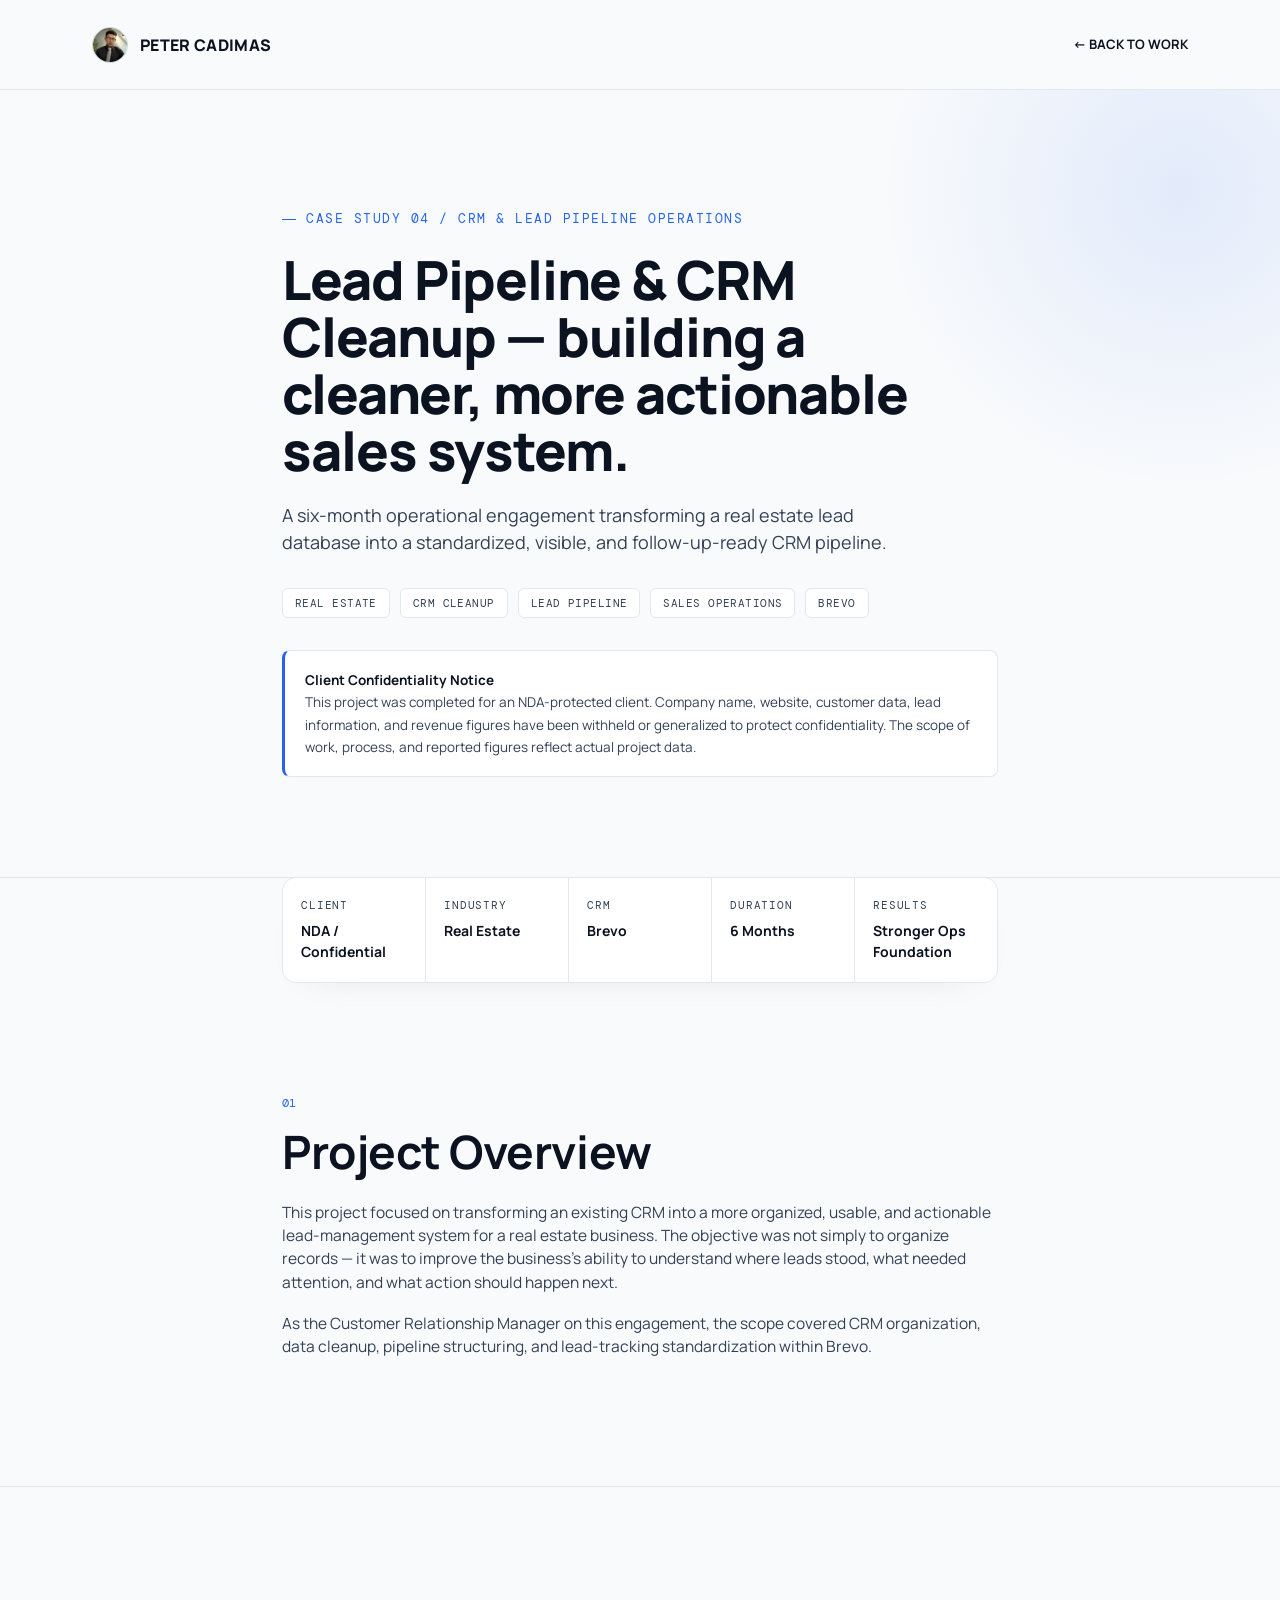
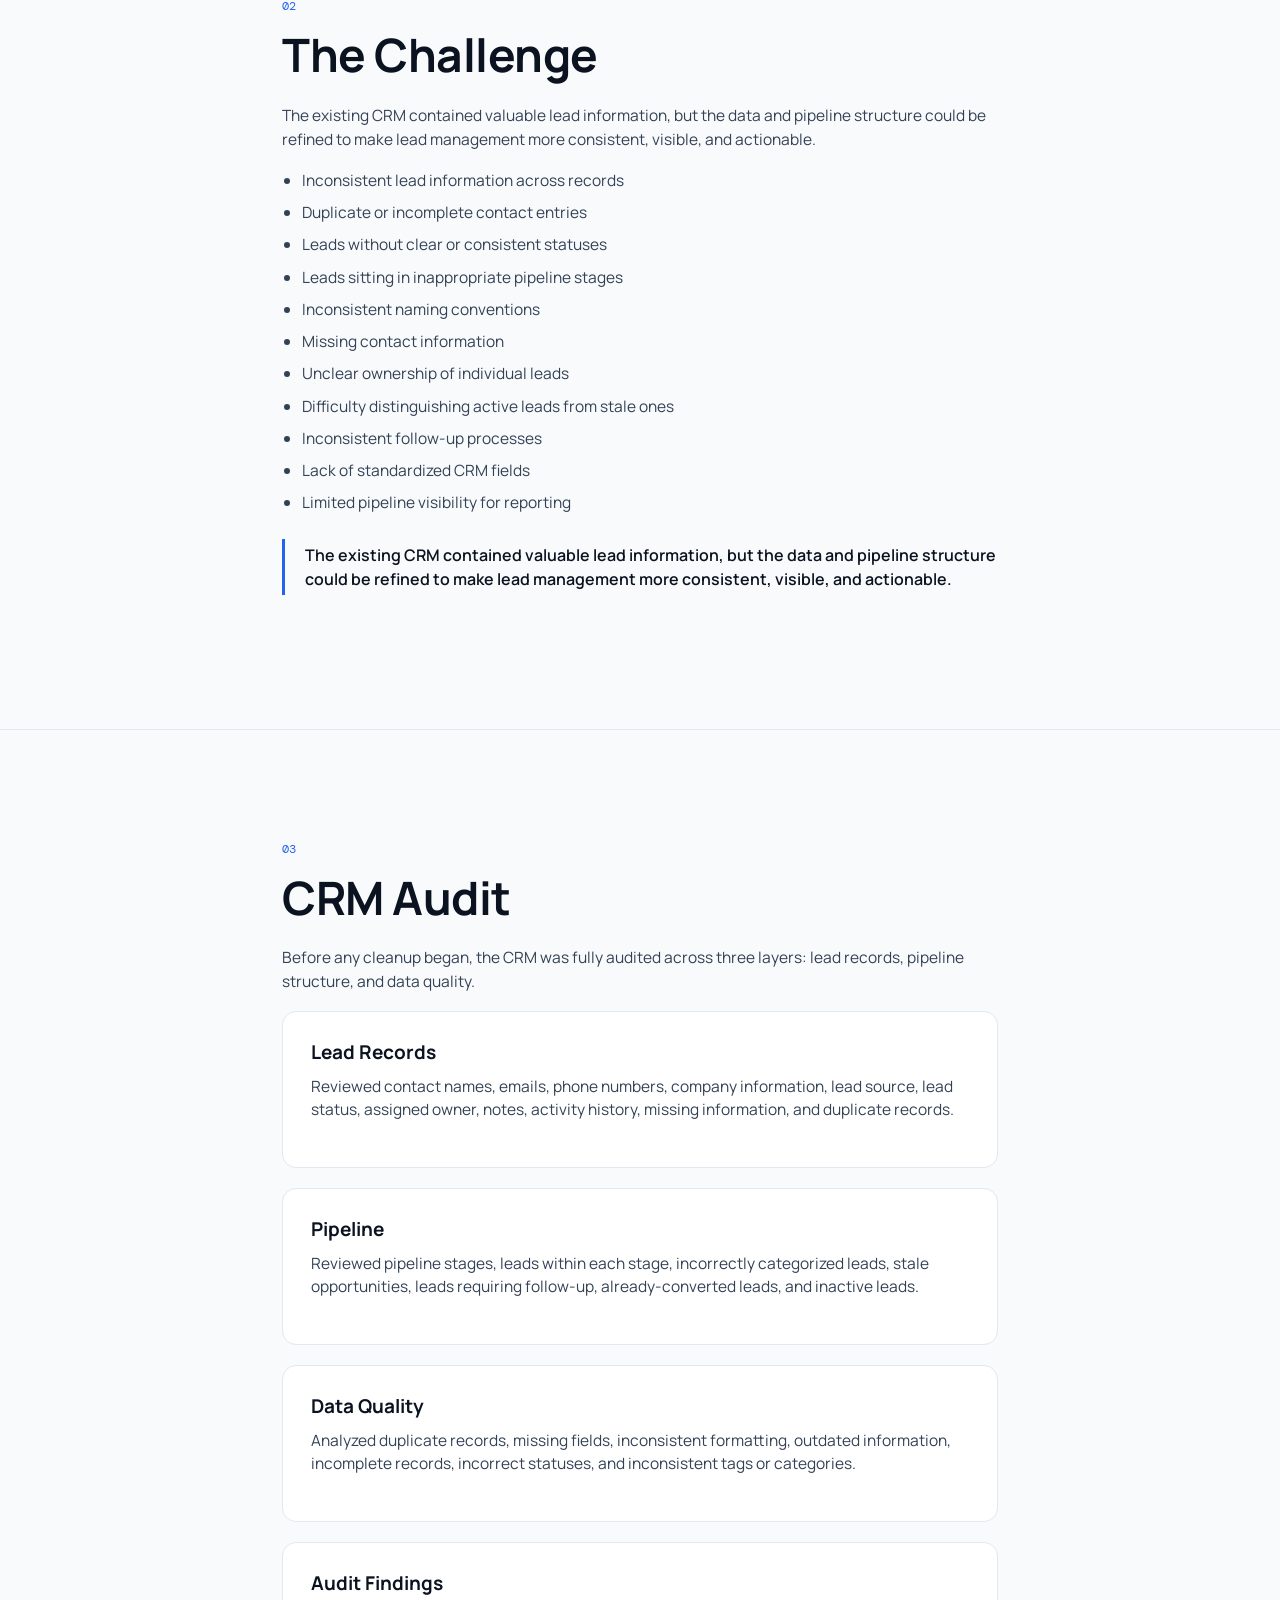
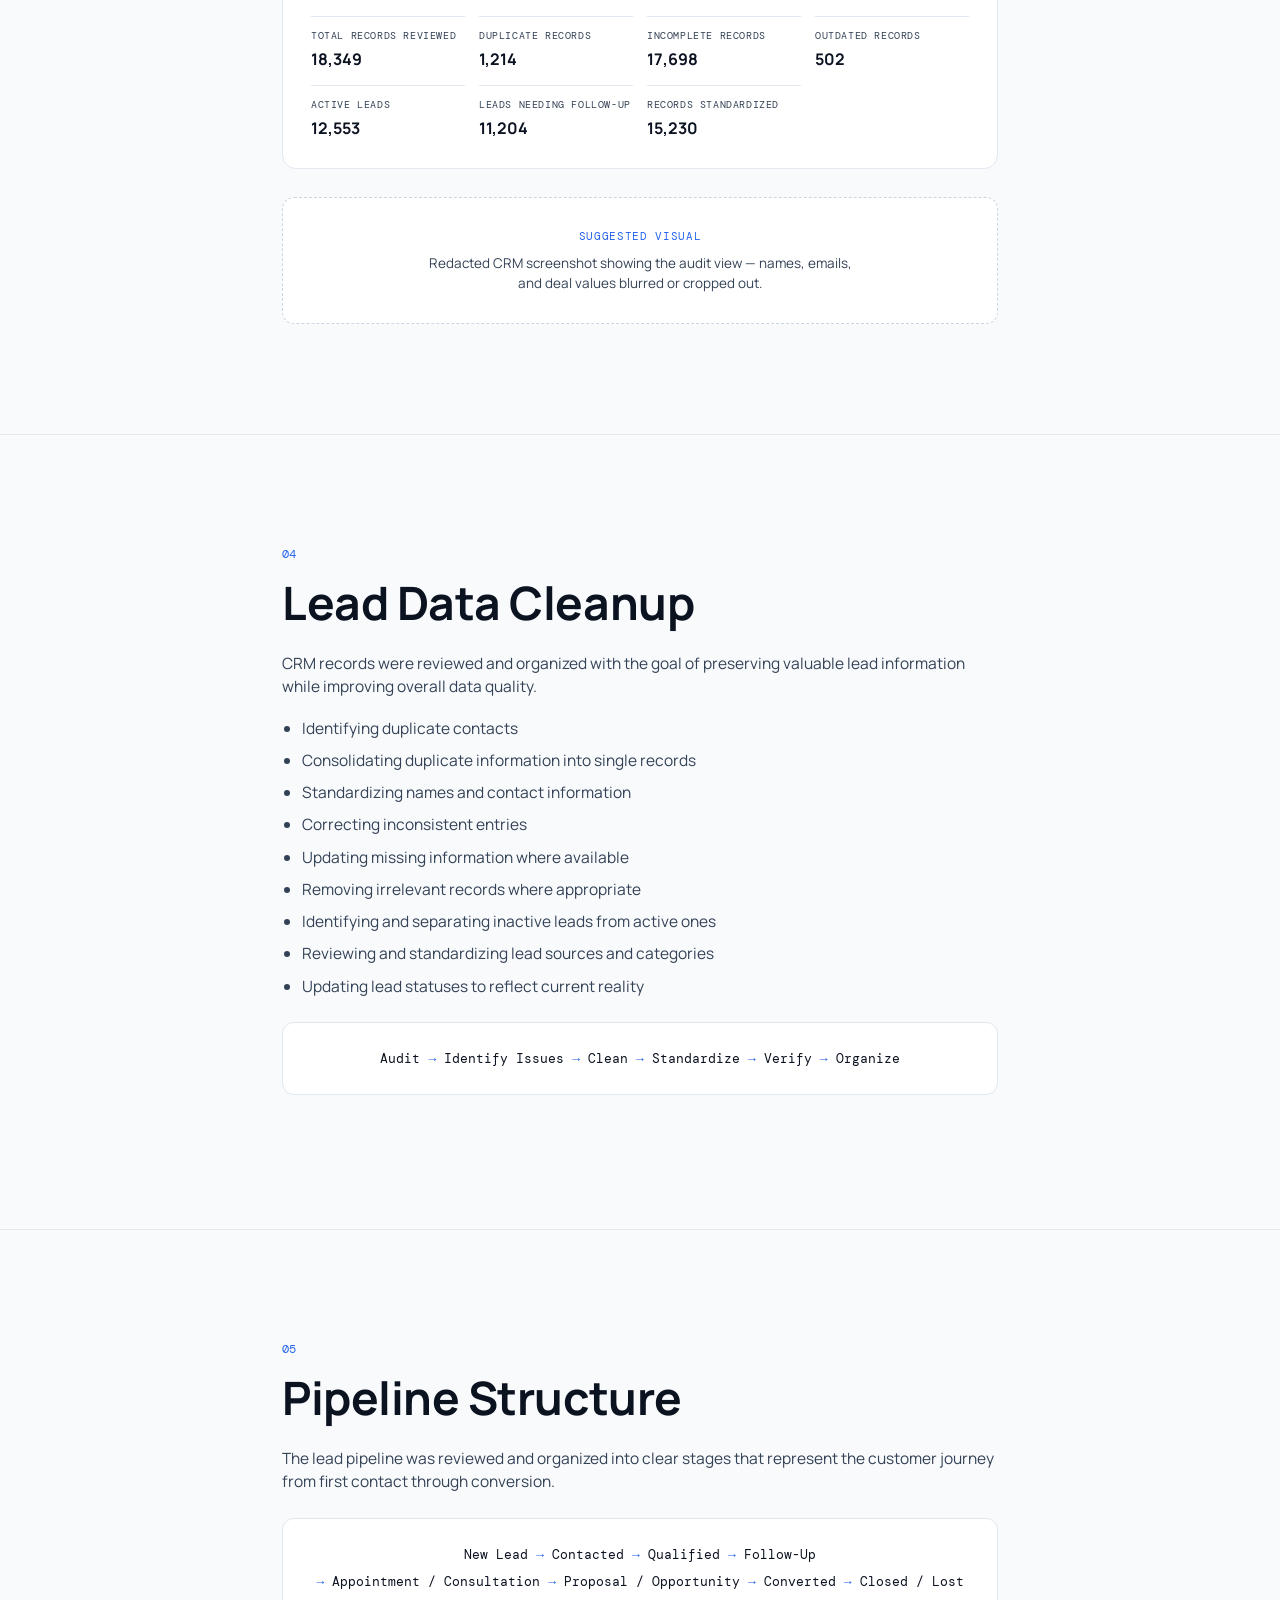
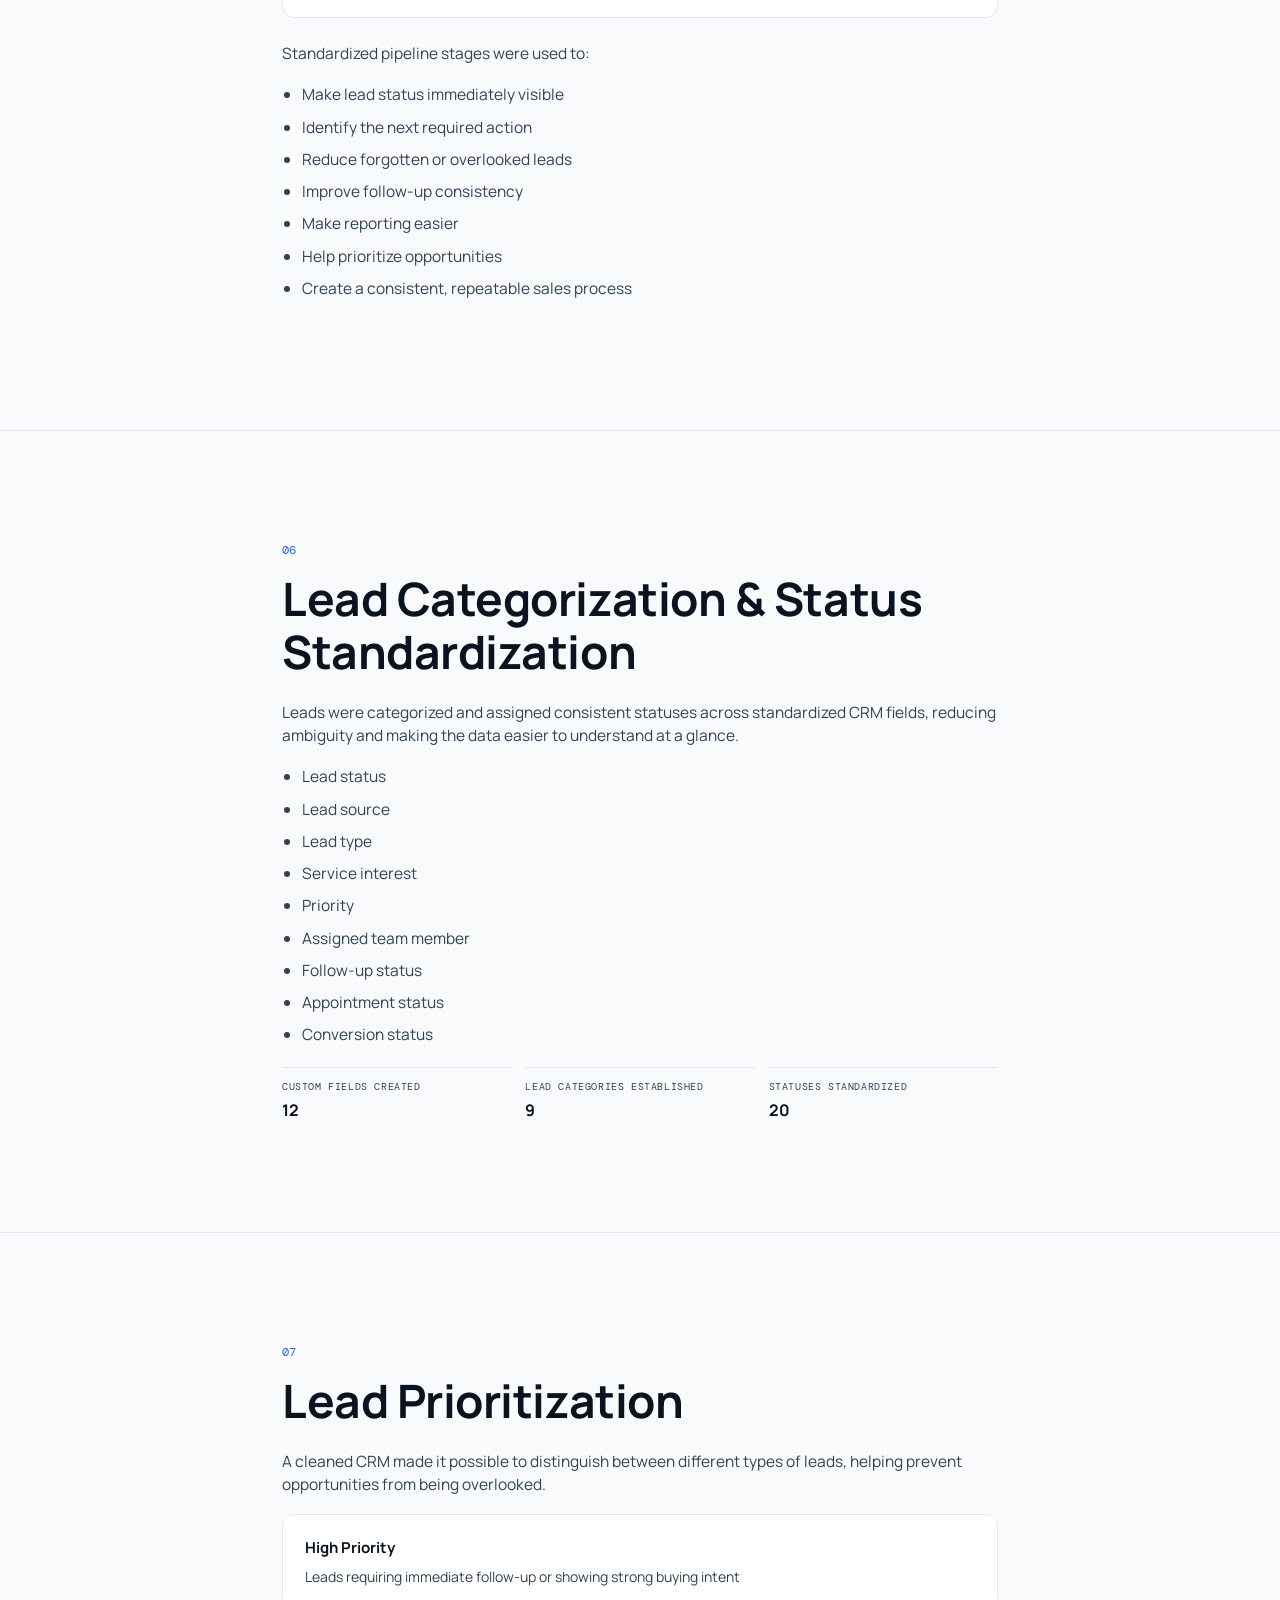
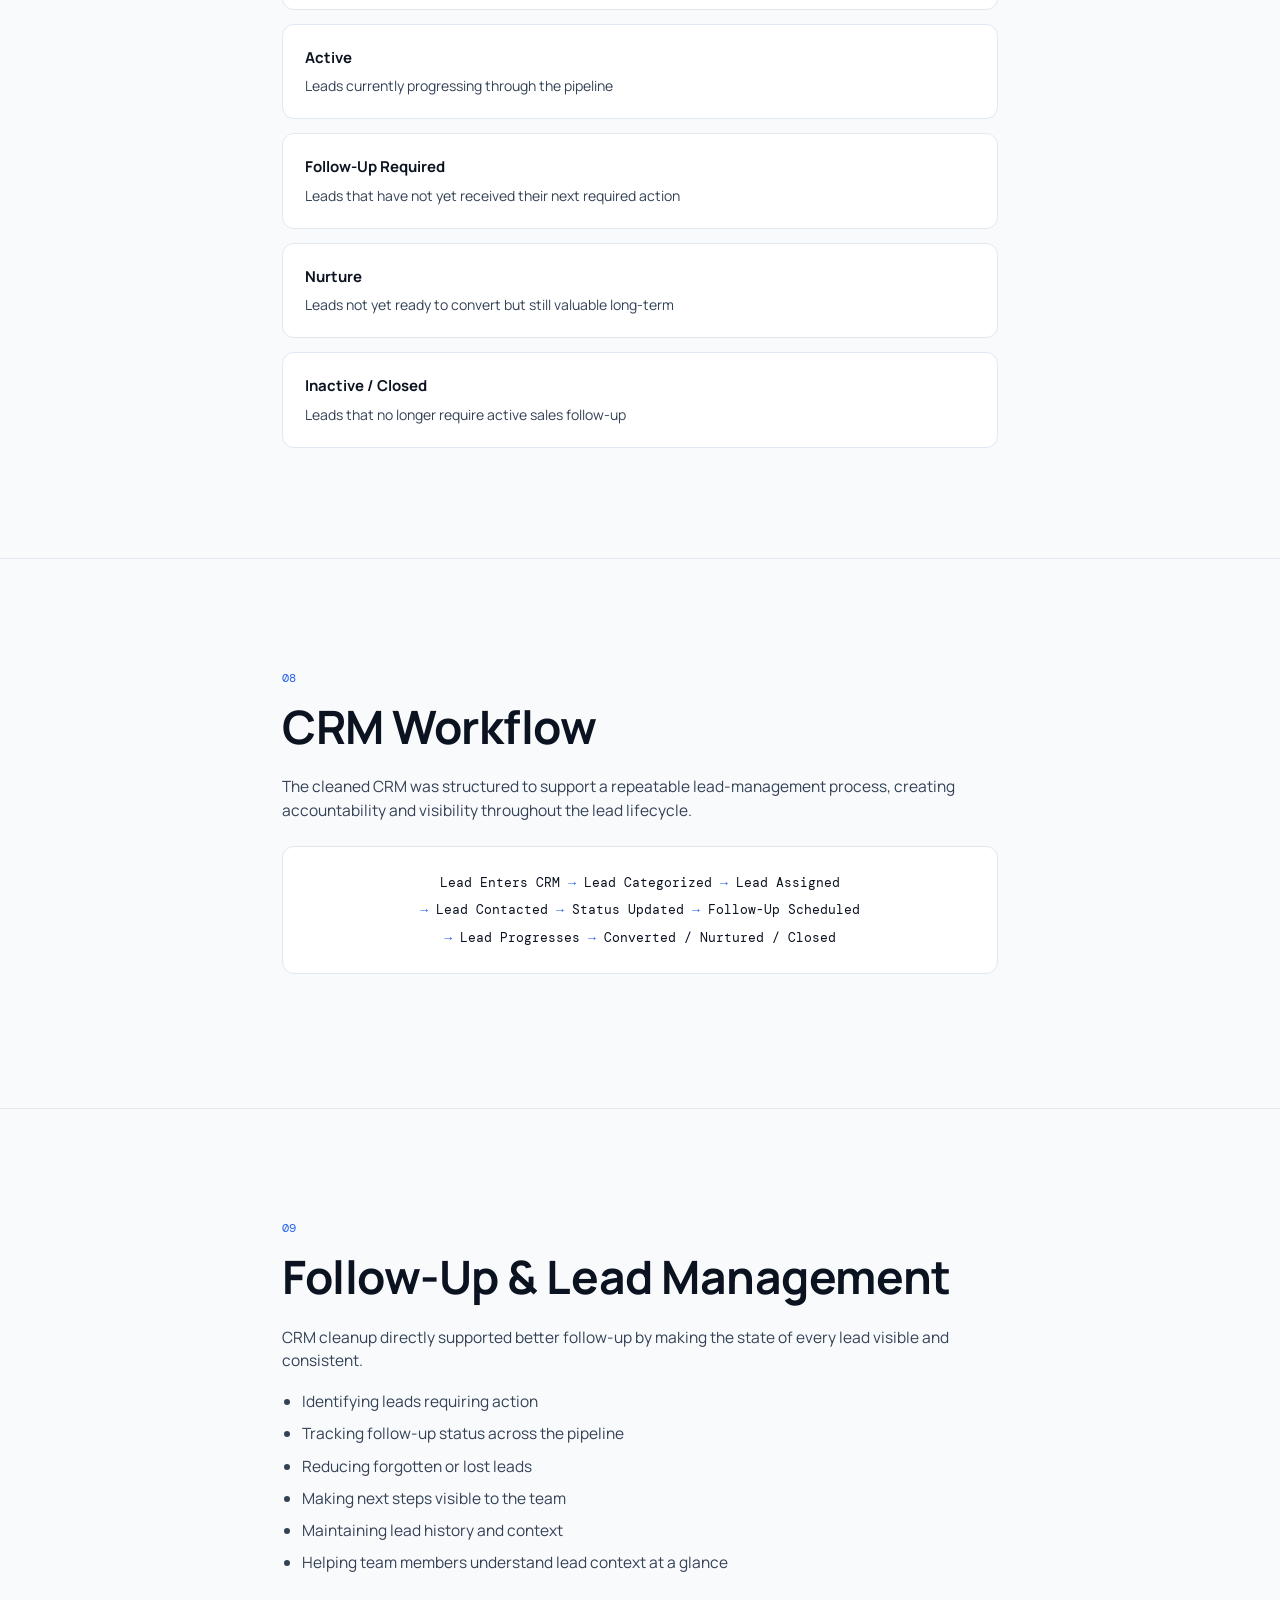
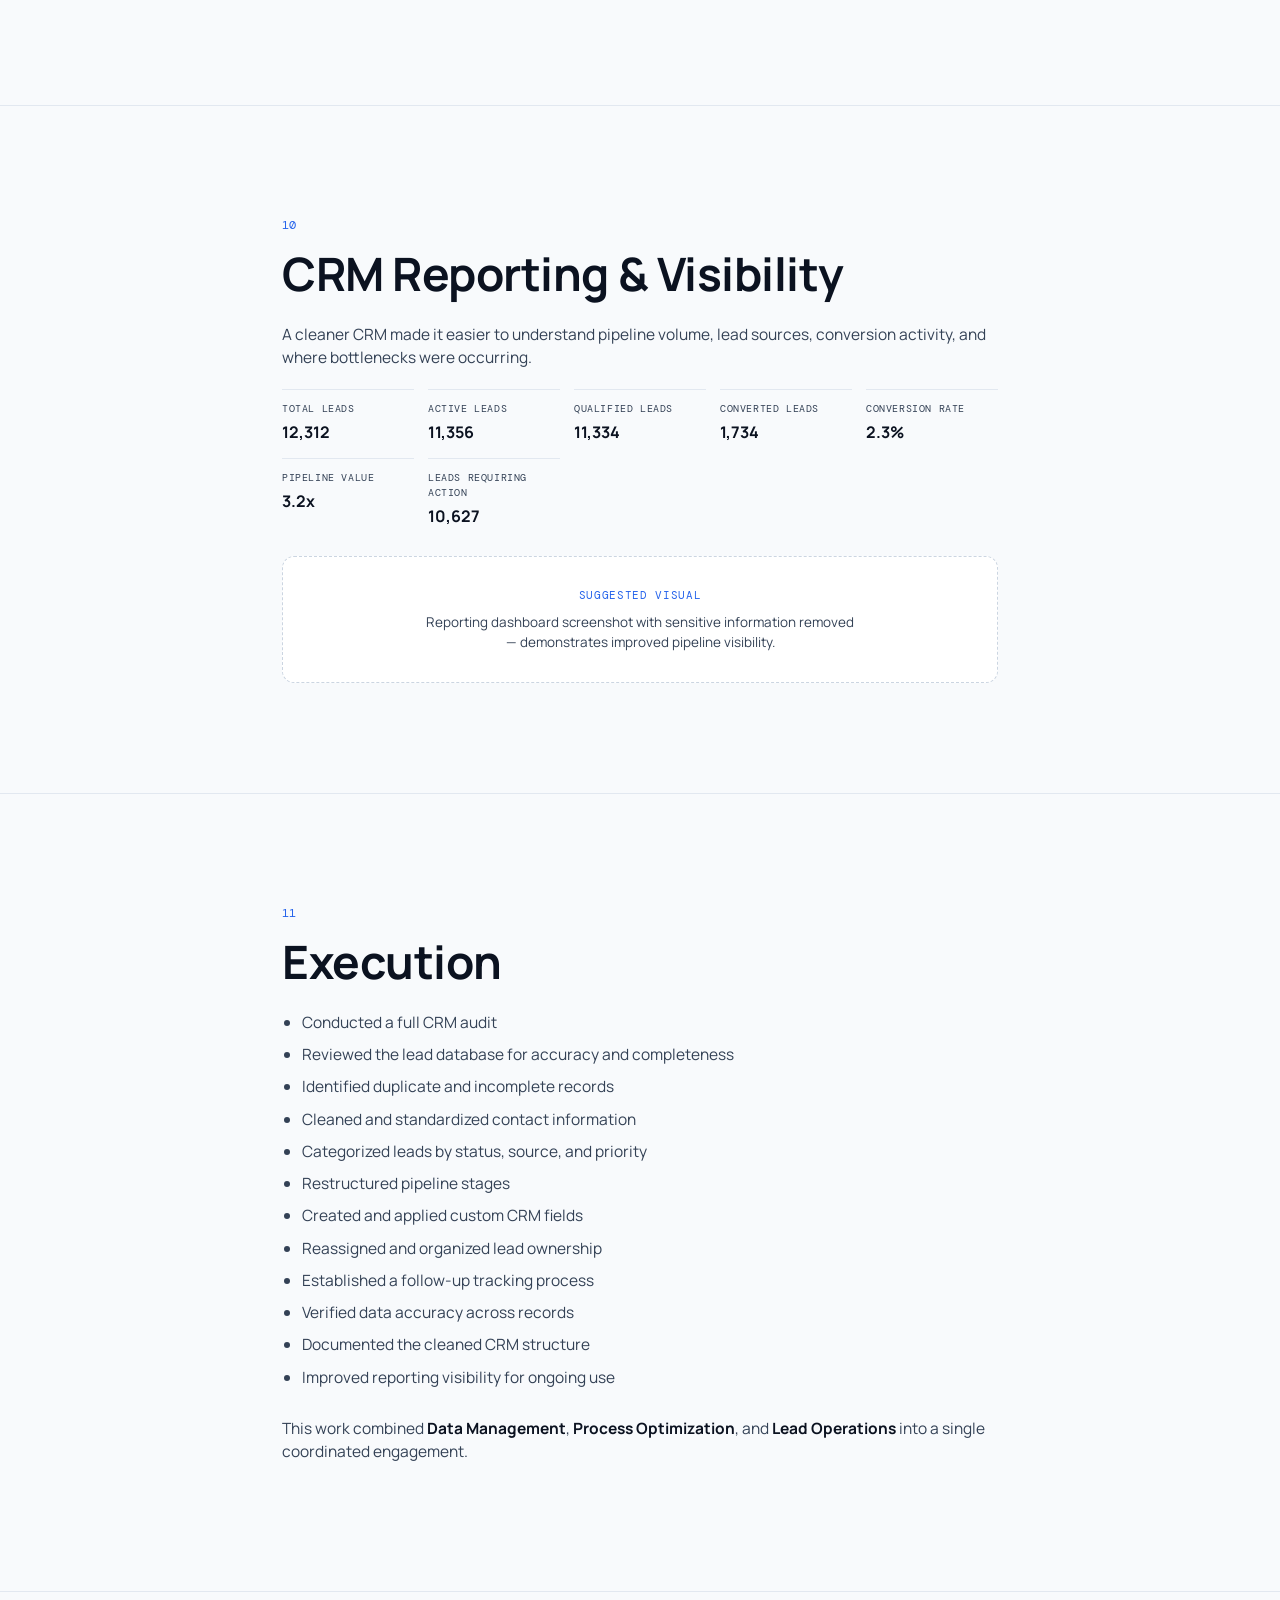
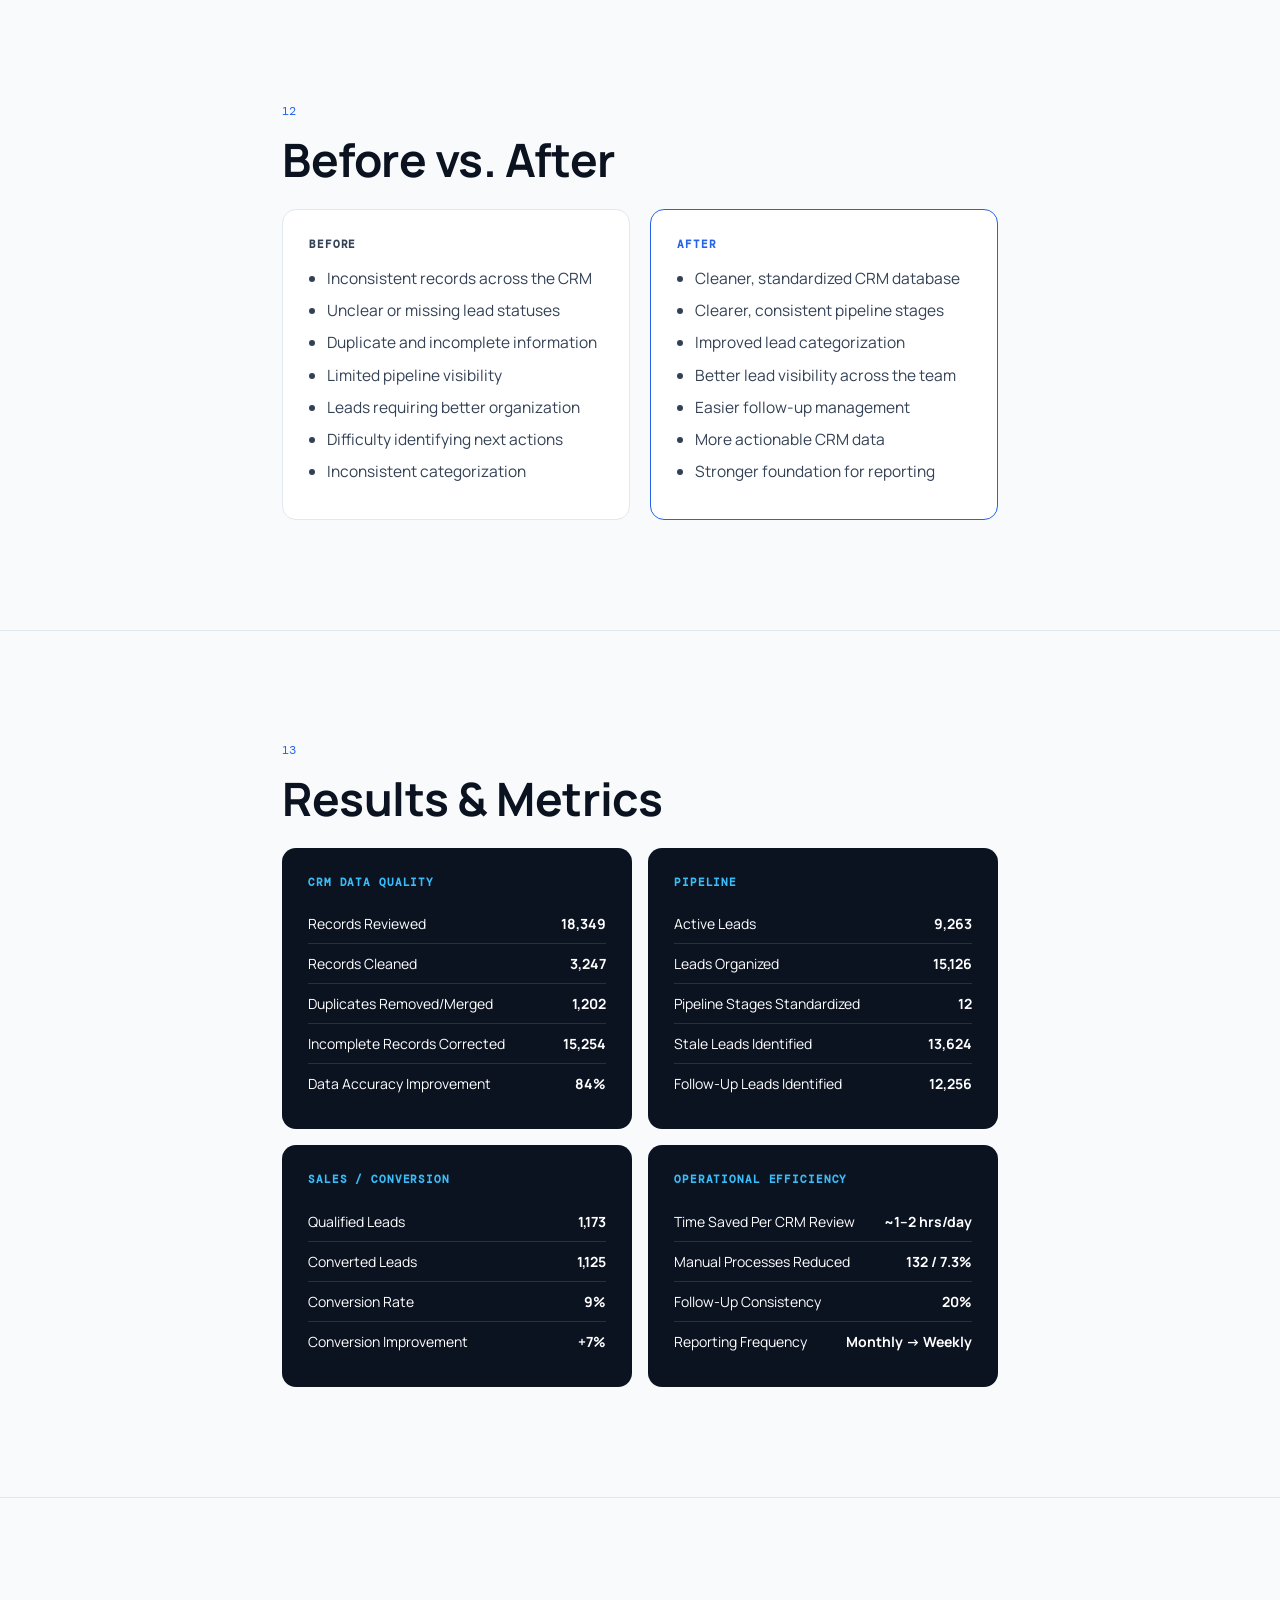
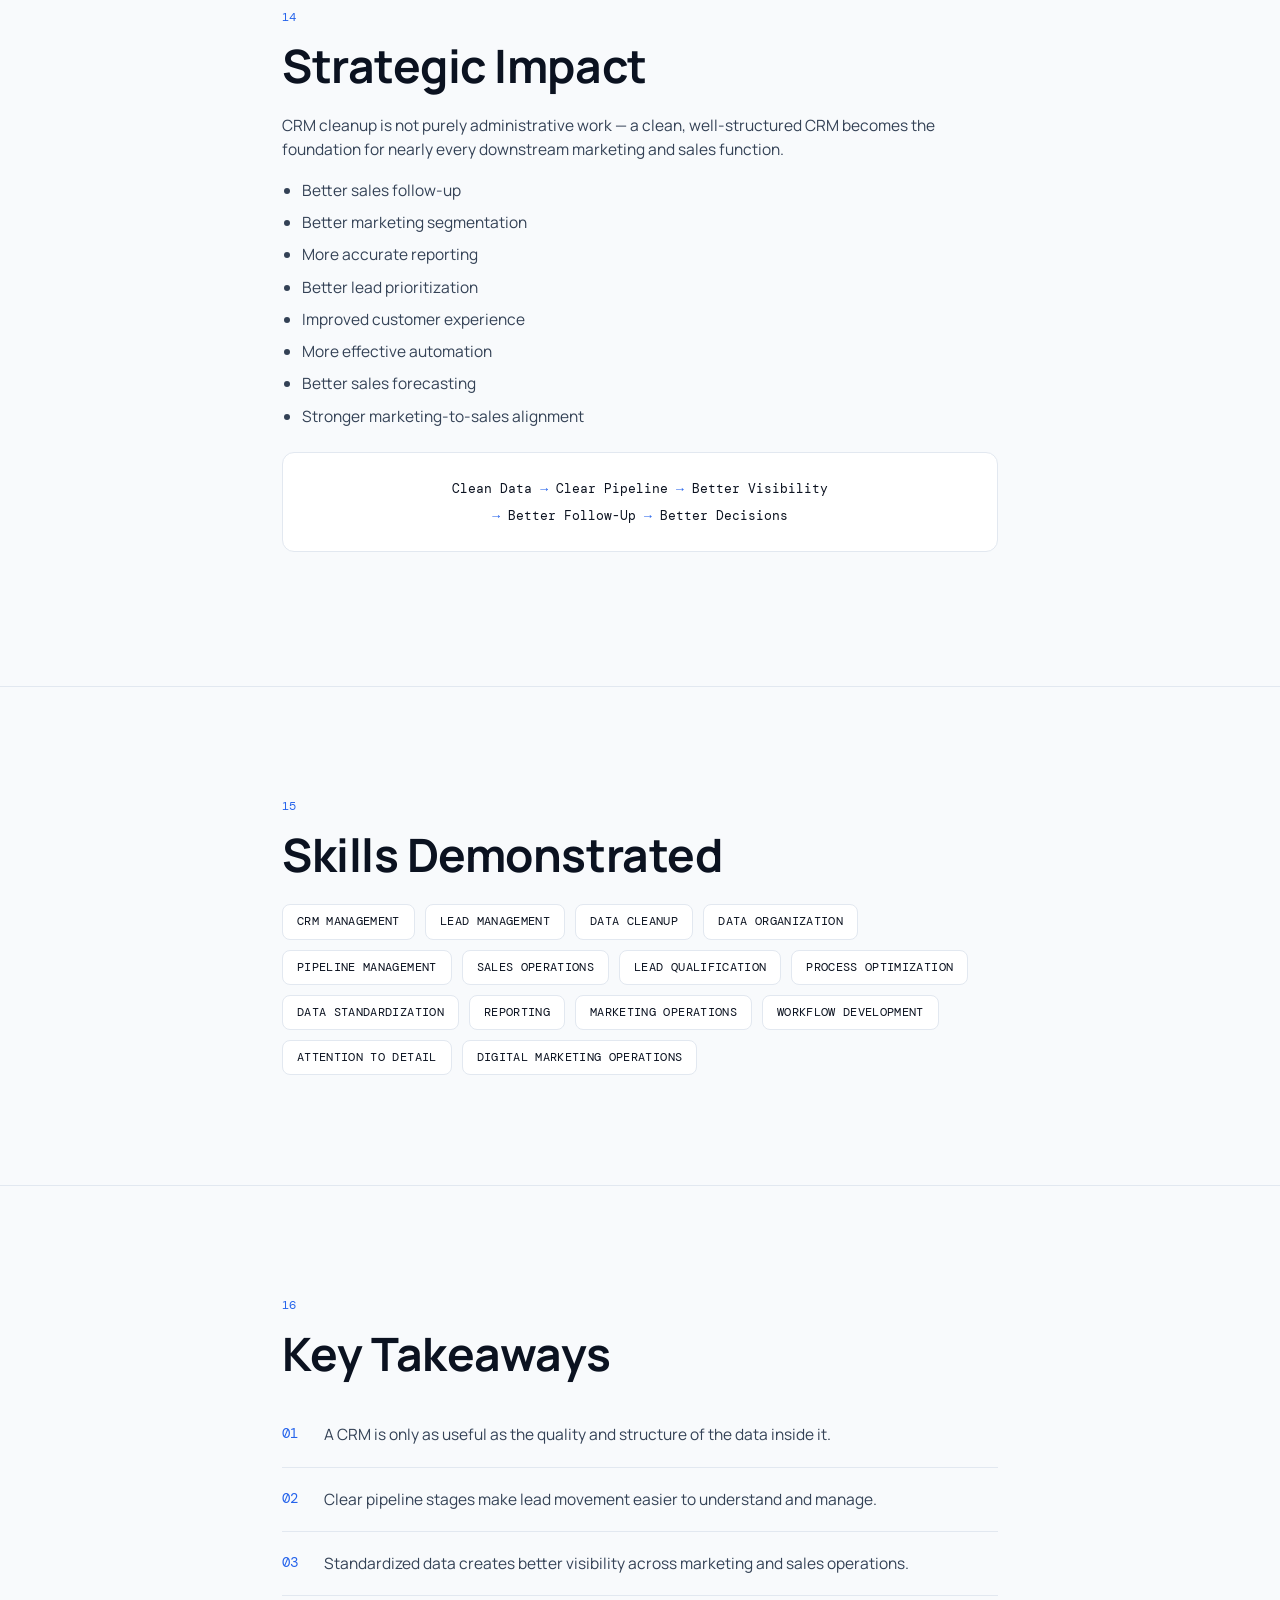
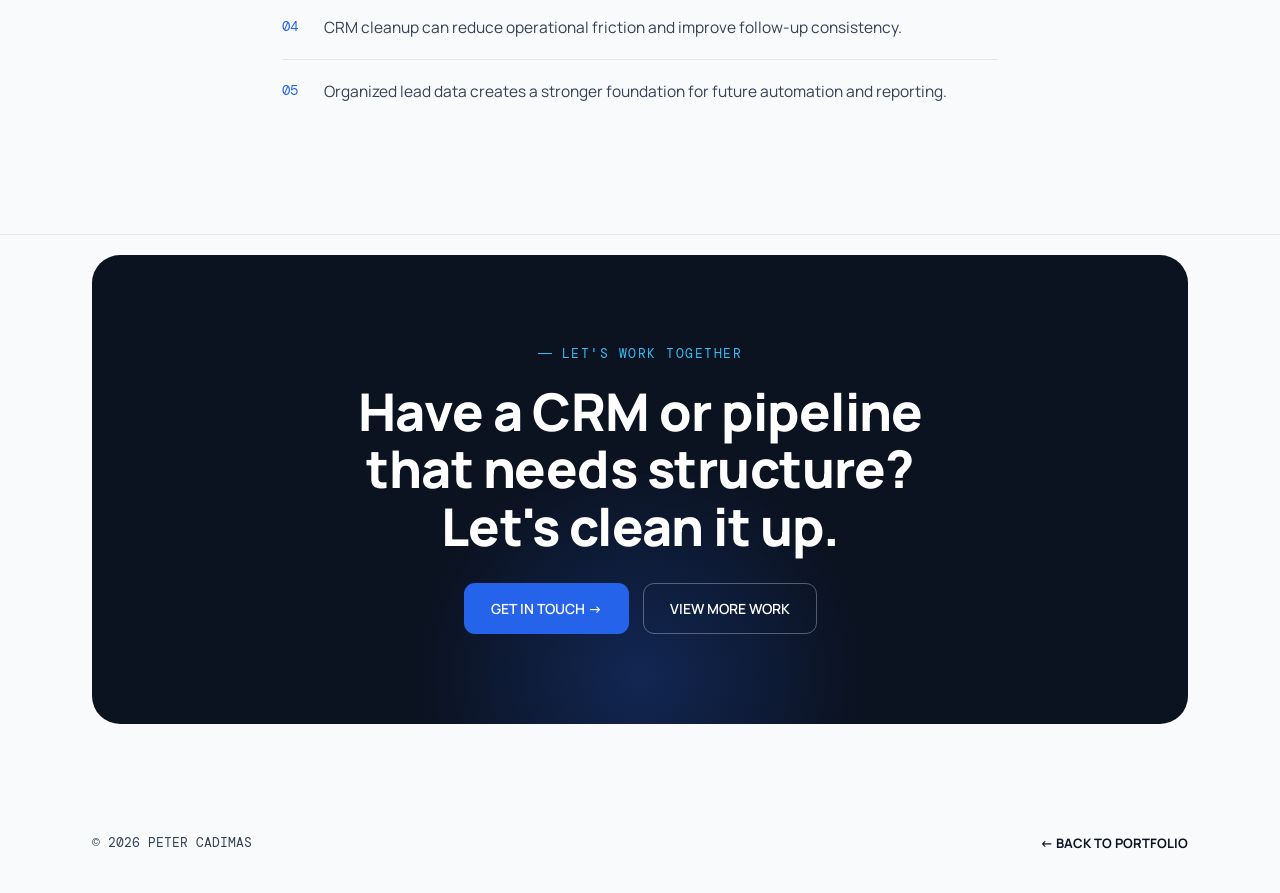
<file: case-study-crm-cleanup.html>
<!DOCTYPE html>
<html lang="en">
<head>
<meta charset="UTF-8">
<meta name="viewport" content="width=device-width, initial-scale=1.0">
<title>Lead Pipeline &amp; CRM Cleanup — Case Study | Peter Cadimas</title>
<meta name="description" content="A CRM organization, lead pipeline optimization, and sales-process improvement case study by Peter Cadimas.">
<link rel="preconnect" href="https://fonts.googleapis.com">
<link rel="preconnect" href="https://fonts.gstatic.com" crossorigin>
<link href="https://fonts.googleapis.com/css2?family=Manrope:wght@400;500;600;700;800&family=DM+Mono:wght@400;500&display=swap" rel="stylesheet">
<style>
  :root{
    --navy:#0B1220;
    --blue:#2563EB;
    --sky:#38BDF8;
    --bg:#F8FAFC;
    --slate:#334155;
    --white:#FFFFFF;
    --border:#E2E8F0;
    --max:1160px;
    --content-max:780px;
  }
  *{margin:0;padding:0;box-sizing:border-box;}
  html{scroll-behavior:smooth;}
  body{
    font-family:'Manrope',sans-serif;
    background:var(--bg);
    color:var(--slate);
    -webkit-font-smoothing:antialiased;
    line-height:1.5;
  }
  a{
    color:inherit;
    text-decoration:none;
  }
  ul{list-style:none;}
  img{
    max-width:100%;
    display:block;
  }
  .mono{
    font-family:'DM Mono',monospace;
  }
  .wrap{
    max-width:var(--max);
    margin:0 auto;
    padding:0 32px;
  }
  .content{
    max-width:var(--content-max);
    margin:0 auto;
    padding:0 32px;
  }
  @media (max-width:640px){
    .wrap,
    .content{
      padding:0 20px;
    }
  }
  /* ---------- utility ---------- */
  .eyebrow{
    font-family:'DM Mono',monospace;
    font-size:12.5px;
    letter-spacing:.12em;
    text-transform:uppercase;
    color:var(--blue);
    display:flex;
    align-items:center;
    gap:10px;
  }
  .eyebrow::before{
    content:"";
    width:14px;
    height:1px;
    background:var(--blue);
    display:inline-block;
  }
  .sq{
    width:6px;
    height:6px;
    background:var(--blue);
    display:inline-block;
    flex-shrink:0;
  }
  /* ---------- nav ---------- */
  header{
    position:sticky;
    top:0;
    z-index:100;
    min-height:90px;
    display:flex;
    align-items:center;
    background:rgba(248,250,252,0.85);
    backdrop-filter:blur(10px);
    border-bottom:1px solid var(--border);
  }
  nav{
    width:100%;
    display:flex;
    align-items:center;
    padding:20px 0;
  }
  .logo{
    font-weight:800;
    font-size:16px;
    letter-spacing:.02em;
    color:var(--navy);
    display:flex;
    align-items:center;
    gap:12px;
  }
  .avatar{
    width:36px;
    height:36px;
    border-radius:50%;
    background:var(--border);
    border:1px solid #CBD5E1;
    flex-shrink:0;
  }
  .back-link{
    margin-left:auto;
    font-size:13px;
    font-weight:700;
    color:var(--navy);
    display:flex;
    align-items:center;
    gap:6px;
    transition:color .2s;
  }
  .back-link:hover{
    color:var(--blue);
  }
  /* ---------- hero ---------- */
  .cs-hero{
    padding:120px 0 100px;
    position:relative;
    overflow:hidden;
    border-bottom:1px solid var(--border);
  }
  .cs-hero::before{
    content:"";
    position:absolute;
    top:-200px;
    right:-200px;
    width:600px;
    height:600px;
    background:radial-gradient(
      circle,
      rgba(37,99,235,0.10) 0%,
      rgba(56,189,248,0) 70%
    );
    pointer-events:none;
  }
  .cs-hero .content{
    max-width:var(--content-max);
    position:relative;
    z-index:1;
  }
  .cs-hero h1{
    font-weight:800;
    font-size:clamp(38px,5vw,54px);
    line-height:1.06;
    letter-spacing:-.02em;
    color:var(--navy);
    margin:22px 0 22px;
  }
  .cs-hero .lede{
    font-size:18px;
    color:var(--slate);
    max-width:640px;
    margin-bottom:0;
  }
  .cs-tags{
    display:flex;
    gap:10px;
    flex-wrap:wrap;
    margin-top:32px;
  }
  .cs-tag{
    font-family:'DM Mono',monospace;
    font-size:11px;
    letter-spacing:.04em;
    padding:6px 12px;
    border-radius:6px;
    background:var(--white);
    border:1px solid var(--border);
    color:var(--slate);
  }
  .nda-note{
    margin-top:32px;
    font-size:13.5px;
    line-height:1.65;
    color:var(--slate);
    background:var(--white);
    border:1px solid var(--border);
    border-left:3px solid var(--blue);
    border-radius:8px;
    padding:18px 20px;
  }
  .nda-note strong{
    color:var(--navy);
    font-weight:700;
  }
  /* ---------- snapshot ---------- */
  .snapshot{
    max-width:var(--content-max);
    margin:0 auto;
    padding:0 32px;
    transform:translateY(-1px);
  }
  @media (max-width:640px){
    .snapshot{
      padding:0 20px;
    }
  }
  .snapshot-grid{
    display:grid;
    grid-template-columns:repeat(5,1fr);
    border:1px solid var(--border);
    border-radius:14px;
    overflow:hidden;
    background:var(--border);
    gap:1px;
    box-shadow:0 16px 40px -30px rgba(11,18,32,0.15);
  }
  @media (max-width:760px){
    .snapshot-grid{
      grid-template-columns:repeat(2,1fr);
    }
  }
  .snap-cell{
    background:var(--white);
    padding:20px 18px;
  }
  .snap-cell .label{
    font-family:'DM Mono',monospace;
    font-size:10.5px;
    letter-spacing:.08em;
    text-transform:uppercase;
    color:var(--slate);
    margin-bottom:6px;
  }
  .snap-cell .val{
    font-size:14px;
    font-weight:700;
    color:var(--navy);
  }
  /* ---------- content sections ---------- */
  .cs-section{
    padding:110px 0;
    border-bottom:1px solid var(--border);
  }
  @media (max-width:760px){
    .cs-section{
      padding:70px 0;
    }
  }
  .cs-section:last-of-type{
    border-bottom:none;
  }
  .cs-section .content{
    max-width:var(--content-max);
  }
  .cs-section .num{
    font-family:'DM Mono',monospace;
    font-size:12px;
    color:var(--blue);
    margin-bottom:14px;
    display:block;
  }
  .cs-section h2{
    font-weight:700;
    font-size:clamp(30px,4vw,46px);
    line-height:1.15;
    color:var(--navy);
    letter-spacing:-.01em;
    margin-bottom:22px;
  }
  .cs-section h3{
    font-weight:700;
    font-size:19px;
    line-height:1.3;
    color:var(--navy);
    margin:32px 0 10px;
  }
  .cs-section p{
    font-size:15.5px;
    color:var(--slate);
    margin-bottom:18px;
  }
  .cs-section ul{
    margin:0 0 20px 0;
    padding-left:20px;
    list-style:disc;
  }
  .cs-section ul li{
    font-size:15.5px;
    color:var(--slate);
    margin-bottom:9px;
  }
  blockquote{
    font-size:16px;
    color:var(--navy);
    font-weight:600;
    border-left:3px solid var(--blue);
    padding:4px 0 4px 20px;
    margin:24px 0;
  }
  /* ---------- flow ---------- */
  .flow{
    font-family:'DM Mono',monospace;
    font-size:13px;
    color:var(--navy);
    background:var(--white);
    border:1px solid var(--border);
    border-radius:12px;
    padding:22px;
    text-align:center;
    line-height:2.1;
    margin:24px 0;
  }
  .flow .arrow{
    color:var(--blue);
  }
  /* ---------- audit cards ---------- */
  .audit-card{
    background:var(--white);
    border:1px solid var(--border);
    border-radius:14px;
    padding:28px;
    margin-bottom:20px;
    transition:
      transform .2s ease,
      box-shadow .2s ease,
      border-color .2s ease;
  }
  .audit-card:hover{
    transform:translateY(-2px);
    box-shadow:0 18px 40px -28px rgba(11,18,32,0.18);
    border-color:#CBD5E1;
  }
  .audit-card h3{
    margin-top:0;
  }
  .kpi-row{
    display:grid;
    grid-template-columns:repeat(auto-fit,minmax(130px,1fr));
    gap:14px;
    margin-top:20px;
  }
  .kpi{
    border-top:1px solid var(--border);
    padding-top:11px;
  }
  .kpi .k-label{
    font-family:'DM Mono',monospace;
    font-size:10px;
    letter-spacing:.06em;
    text-transform:uppercase;
    color:var(--slate);
  }
  .kpi .k-val{
    font-size:16px;
    font-weight:700;
    color:var(--navy);
    margin-top:4px;
  }
  /* ---------- pillar list ---------- */
  .pillar-list{
    display:flex;
    flex-direction:column;
    gap:14px;
  }
  .pillar-item{
    background:var(--white);
    border:1px solid var(--border);
    border-radius:12px;
    padding:22px;
    transition:
      transform .2s ease,
      box-shadow .2s ease,
      border-color .2s ease;
  }
  .pillar-item:hover{
    transform:translateY(-2px);
    box-shadow:0 18px 40px -28px rgba(11,18,32,0.16);
    border-color:#CBD5E1;
  }
  .pillar-item .p-name{
    font-weight:700;
    color:var(--navy);
    font-size:15px;
    margin-bottom:6px;
  }
  .pillar-item .p-detail{
    font-size:14px;
    color:var(--slate);
  }
  .pillar-item .p-detail strong{
    color:var(--navy);
  }
  /* ---------- results ---------- */
  .results-grid{
    display:grid;
    grid-template-columns:repeat(2,1fr);
    gap:16px;
  }
  @media (max-width:640px){
    .results-grid{
      grid-template-columns:1fr;
    }
  }
  .result-card{
    background:var(--navy);
    color:var(--white);
    border-radius:14px;
    padding:26px;
  }
  .result-card h4{
    font-family:'DM Mono',monospace;
    font-size:11px;
    letter-spacing:.08em;
    text-transform:uppercase;
    color:var(--sky);
    margin-bottom:14px;
  }
  .result-card .r-row{
    display:flex;
    justify-content:space-between;
    padding:9px 0;
    border-top:1px solid rgba(255,255,255,0.12);
    font-size:14px;
    gap:20px;
  }
  .result-card .r-row:first-of-type{
    border-top:none;
  }
  .result-card .r-row .r-val{
    font-weight:700;
    color:var(--white);
    text-align:right;
  }
  /* ---------- before after ---------- */
  .ba-grid{
    display:grid;
    grid-template-columns:1fr 1fr;
    gap:20px;
  }
  @media (max-width:640px){
    .ba-grid{
      grid-template-columns:1fr;
    }
  }
  .ba-card{
    border:1px solid var(--border);
    border-radius:14px;
    padding:26px;
    background:var(--white);
  }
  .ba-card.after{
    border-color:var(--blue);
  }
  .ba-card h4{
    font-family:'DM Mono',monospace;
    font-size:11px;
    letter-spacing:.08em;
    text-transform:uppercase;
    color:var(--slate);
    margin-bottom:14px;
  }
  .ba-card.after h4{
    color:var(--blue);
  }
  .ba-card ul{
    padding-left:18px;
    margin:0;
    list-style:disc;
  }
  .ba-card li{
    font-size:14px;
    color:var(--slate);
    margin-bottom:9px;
  }
  /* ---------- takeaways ---------- */
  .takeaway{
    display:flex;
    gap:16px;
    align-items:flex-start;
    padding:20px 0;
    border-top:1px solid var(--border);
  }
  .takeaway:first-of-type{
    border-top:none;
  }
  .takeaway .t-num{
    font-family:'DM Mono',monospace;
    color:var(--blue);
    font-size:14px;
    flex-shrink:0;
    width:26px;
  }
  .takeaway p{
    margin:0;
    font-size:15.5px;
    color:var(--slate);
  }
  /* ---------- skills ---------- */
  .skills-tags{
    display:flex;
    flex-wrap:wrap;
    gap:10px;
    margin-top:6px;
  }
  .skill-pill{
    font-family:'DM Mono',monospace;
    font-size:11.5px;
    letter-spacing:.03em;
    padding:8px 14px;
    border-radius:8px;
    background:var(--white);
    border:1px solid var(--border);
    color:var(--navy);
  }
  /* ---------- visual placeholder ---------- */
  .visual-slot{
    border:1px dashed #CBD5E1;
    border-radius:12px;
    background:var(--white);
    padding:30px;
    text-align:center;
    margin:28px 0 0;
  }
  .visual-slot .v-label{
    font-family:'DM Mono',monospace;
    font-size:11px;
    letter-spacing:.06em;
    text-transform:uppercase;
    color:var(--blue);
  }
  .visual-slot .v-desc{
    font-size:13.5px;
    color:var(--slate);
    margin-top:8px;
    max-width:440px;
    margin-left:auto;
    margin-right:auto;
  }
  .visual-list{
    display:flex;
    flex-direction:column;
    gap:14px;
  }
  .visual-item{
    background:var(--white);
    border:1px solid var(--border);
    border-radius:12px;
    padding:20px 22px;
  }
  .visual-item .v-name{
    font-weight:700;
    color:var(--navy);
    font-size:14.5px;
    margin-bottom:6px;
  }
  .visual-item .v-detail{
    font-size:13.5px;
    color:var(--slate);
  }
  /* ---------- footer CTA ---------- */
  .cs-footer-section{
    padding:20px 0 110px;
  }
  @media (max-width:760px){
    .cs-footer-section{
      padding:10px 0 70px;
    }
  }
  .cs-footer-cta{
    background:var(--navy);
    border-radius:28px;
    max-width:var(--max);
    margin:0 auto;
    padding:90px 60px;
    text-align:center;
    position:relative;
    overflow:hidden;
  }
  .cs-footer-cta::before{
    content:"";
    position:absolute;
    bottom:-150px;
    left:50%;
    transform:translateX(-50%);
    width:500px;
    height:400px;
    background:radial-gradient(
      circle,
      rgba(37,99,235,0.25),
      rgba(56,189,248,0) 70%
    );
  }
  @media (max-width:760px){
    .cs-footer-cta{
      padding:60px 28px;
      border-radius:20px;
    }
  }
  .cs-footer-cta .inner{
    position:relative;
    z-index:1;
  }
  .cs-footer-cta .eyebrow{
    justify-content:center;
    color:var(--sky);
  }
  .cs-footer-cta .eyebrow::before{
    background:var(--sky);
  }
  .cs-footer-cta h2{
    font-size:clamp(30px,5vw,52px);
    line-height:1.1;
    color:var(--white);
    margin:20px auto 28px;
    max-width:640px;
    font-weight:800;
    letter-spacing:-.01em;
  }
  .btn{
    display:inline-flex;
    align-items:center;
    gap:8px;
    padding:14px 26px;
    border-radius:11px;
    font-size:14px;
    font-weight:600;
    font-family:'Manrope',sans-serif;
    cursor:pointer;
    transition:all .2s ease;
    border:1px solid transparent;
  }
  .btn-primary{
    background:var(--blue);
    color:var(--white);
  }
  .btn-primary:hover{
    background:var(--sky);
    color:var(--navy);
  }
  .btn-secondary{
    background:transparent;
    border:1px solid rgba(255,255,255,0.3);
    color:var(--white);
  }
  .btn-secondary:hover{
    background:var(--white);
    color:var(--navy);
  }
  .cta-actions{
    display:flex;
    gap:14px;
    justify-content:center;
    flex-wrap:wrap;
  }
  /* ---------- footer ---------- */
  footer.site-footer{
    padding:0 0 40px;
  }
  .footer-inner{
    max-width:var(--max);
    margin:0 auto;
    padding:0 32px;
    display:flex;
    justify-content:space-between;
    align-items:center;
    flex-wrap:wrap;
    gap:16px;
  }
  .footer-inner .mono{
    font-size:12.5px;
    color:var(--slate);
  }
  @media (max-width:640px){
    .footer-inner{
      padding:0 20px;
    }
  }
  /* ---------- focus states ---------- */
  a:focus-visible,
  button:focus-visible{
    outline:2px solid var(--blue);
    outline-offset:3px;
    border-radius:4px;
  }
  /* ---------- reduced motion ---------- */
  @media (prefers-reduced-motion: reduce){
    html{
      scroll-behavior:auto;
    }
    .audit-card,
    .pillar-item{
      transition:none;
    }
  }
</style>
</head>
<body>
<header>
  <nav class="wrap">
    <div class="logo">
      <img src="PeterCadimasHeadshot.png" class="avatar" alt="Peter Cadimas">
      PETER CADIMAS
    </div>
    <a href="index.html#work" class="back-link">
      ← BACK TO WORK
    </a>
  </nav>
</header>
<main>
  <!-- HERO -->
  <section class="cs-hero">
    <div class="content">
      <div class="eyebrow">
        CASE STUDY 04 / CRM &amp; LEAD PIPELINE OPERATIONS
      </div>
      <h1>
        Lead Pipeline &amp; CRM Cleanup — building a cleaner, more actionable sales system.
      </h1>
      <p class="lede">
        A six-month operational engagement transforming a real estate lead database
        into a standardized, visible, and follow-up-ready CRM pipeline.
      </p>
      <div class="cs-tags">
        <span class="cs-tag">REAL ESTATE</span>
        <span class="cs-tag">CRM CLEANUP</span>
        <span class="cs-tag">LEAD PIPELINE</span>
        <span class="cs-tag">SALES OPERATIONS</span>
        <span class="cs-tag">BREVO</span>
      </div>
      <div class="nda-note">
        <strong>Client Confidentiality Notice</strong><br>
        This project was completed for an NDA-protected client. Company name,
        website, customer data, lead information, and revenue figures have been
        withheld or generalized to protect confidentiality. The scope of work,
        process, and reported figures reflect actual project data.
      </div>
    </div>
  </section>
  <!-- SNAPSHOT -->
  <div class="snapshot">
    <div class="snapshot-grid">
      <div class="snap-cell">
        <div class="label">Client</div>
        <div class="val">NDA / Confidential</div>
      </div>
      <div class="snap-cell">
        <div class="label">Industry</div>
        <div class="val">Real Estate</div>
      </div>
      <div class="snap-cell">
        <div class="label">CRM</div>
        <div class="val">Brevo</div>
      </div>
      <div class="snap-cell">
        <div class="label">Duration</div>
        <div class="val">6 Months</div>
      </div>
      <div class="snap-cell">
        <div class="label">Results</div>
        <div class="val">Stronger Ops Foundation</div>
      </div>
    </div>
  </div>
  <!-- 01 OVERVIEW -->
  <section class="cs-section">
    <div class="content">
      <span class="num mono">01</span>
      <h2>Project Overview</h2>
      <p>
        This project focused on transforming an existing CRM into a more
        organized, usable, and actionable lead-management system for a
        real estate business. The objective was not simply to organize
        records — it was to improve the business's ability to understand
        where leads stood, what needed attention, and what action should
        happen next.
      </p>
      <p>
        As the Customer Relationship Manager on this engagement, the scope
        covered CRM organization, data cleanup, pipeline structuring, and
        lead-tracking standardization within Brevo.
      </p>
    </div>
  </section>
  <!-- 02 CHALLENGE -->
  <section class="cs-section">
    <div class="content">
      <span class="num mono">02</span>
      <h2>The Challenge</h2>
      <p>
        The existing CRM contained valuable lead information, but the data
        and pipeline structure could be refined to make lead management
        more consistent, visible, and actionable.
      </p>
      <ul>
        <li>Inconsistent lead information across records</li>
        <li>Duplicate or incomplete contact entries</li>
        <li>Leads without clear or consistent statuses</li>
        <li>Leads sitting in inappropriate pipeline stages</li>
        <li>Inconsistent naming conventions</li>
        <li>Missing contact information</li>
        <li>Unclear ownership of individual leads</li>
        <li>Difficulty distinguishing active leads from stale ones</li>
        <li>Inconsistent follow-up processes</li>
        <li>Lack of standardized CRM fields</li>
        <li>Limited pipeline visibility for reporting</li>
      </ul>
      <blockquote>
        The existing CRM contained valuable lead information, but the data
        and pipeline structure could be refined to make lead management
        more consistent, visible, and actionable.
      </blockquote>
    </div>
  </section>
  <!-- 03 CRM AUDIT -->
  <section class="cs-section">
    <div class="content">
      <span class="num mono">03</span>
      <h2>CRM Audit</h2>
      <p>
        Before any cleanup began, the CRM was fully audited across three
        layers: lead records, pipeline structure, and data quality.
      </p>

      <div class="audit-card">
        <h3>Lead Records</h3>
        <p>
          Reviewed contact names, emails, phone numbers, company information,
          lead source, lead status, assigned owner, notes, activity history,
          missing information, and duplicate records.
        </p>
      </div>

      <div class="audit-card">
        <h3>Pipeline</h3>
        <p>
          Reviewed pipeline stages, leads within each stage, incorrectly
          categorized leads, stale opportunities, leads requiring follow-up,
          already-converted leads, and inactive leads.
        </p>
      </div>

      <div class="audit-card">
        <h3>Data Quality</h3>
        <p>
          Analyzed duplicate records, missing fields, inconsistent formatting,
          outdated information, incomplete records, incorrect statuses, and
          inconsistent tags or categories.
        </p>
      </div>

      <div class="audit-card">
        <h3>Audit Findings</h3>
        <div class="kpi-row">
          <div class="kpi">
            <div class="k-label">Total Records Reviewed</div>
            <div class="k-val">18,349</div>
          </div>
          <div class="kpi">
            <div class="k-label">Duplicate Records</div>
            <div class="k-val">1,214</div>
          </div>
          <div class="kpi">
            <div class="k-label">Incomplete Records</div>
            <div class="k-val">17,698</div>
          </div>
          <div class="kpi">
            <div class="k-label">Outdated Records</div>
            <div class="k-val">502</div>
          </div>
          <div class="kpi">
            <div class="k-label">Active Leads</div>
            <div class="k-val">12,553</div>
          </div>
          <div class="kpi">
            <div class="k-label">Leads Needing Follow-Up</div>
            <div class="k-val">11,204</div>
          </div>
          <div class="kpi">
            <div class="k-label">Records Standardized</div>
            <div class="k-val">15,230</div>
          </div>
        </div>
      </div>

      <div class="visual-slot">
        <div class="v-label">Suggested Visual</div>
        <div class="v-desc">
          Redacted CRM screenshot showing the audit view — names, emails, and
          deal values blurred or cropped out.
        </div>
      </div>
    </div>
  </section>
  <!-- 04 DATA CLEANUP -->
  <section class="cs-section">
    <div class="content">
      <span class="num mono">04</span>
      <h2>Lead Data Cleanup</h2>
      <p>
        CRM records were reviewed and organized with the goal of preserving
        valuable lead information while improving overall data quality.
      </p>
      <ul>
        <li>Identifying duplicate contacts</li>
        <li>Consolidating duplicate information into single records</li>
        <li>Standardizing names and contact information</li>
        <li>Correcting inconsistent entries</li>
        <li>Updating missing information where available</li>
        <li>Removing irrelevant records where appropriate</li>
        <li>Identifying and separating inactive leads from active ones</li>
        <li>Reviewing and standardizing lead sources and categories</li>
        <li>Updating lead statuses to reflect current reality</li>
      </ul>
      <div class="flow">
        Audit
        <span class="arrow">→</span>
        Identify Issues
        <span class="arrow">→</span>
        Clean
        <span class="arrow">→</span>
        Standardize
        <span class="arrow">→</span>
        Verify
        <span class="arrow">→</span>
        Organize
      </div>
    </div>
  </section>
  <!-- 05 PIPELINE STRUCTURE -->
  <section class="cs-section">
    <div class="content">
      <span class="num mono">05</span>
      <h2>Pipeline Structure</h2>
      <p>
        The lead pipeline was reviewed and organized into clear stages that
        represent the customer journey from first contact through conversion.
      </p>
      <div class="flow">
        New Lead
        <span class="arrow">→</span>
        Contacted
        <span class="arrow">→</span>
        Qualified
        <span class="arrow">→</span>
        Follow-Up
        <br>
        <span class="arrow">→</span>
        Appointment / Consultation
        <span class="arrow">→</span>
        Proposal / Opportunity
        <span class="arrow">→</span>
        Converted
        <span class="arrow">→</span>
        Closed / Lost
      </div>
      <p>Standardized pipeline stages were used to:</p>
      <ul>
        <li>Make lead status immediately visible</li>
        <li>Identify the next required action</li>
        <li>Reduce forgotten or overlooked leads</li>
        <li>Improve follow-up consistency</li>
        <li>Make reporting easier</li>
        <li>Help prioritize opportunities</li>
        <li>Create a consistent, repeatable sales process</li>
      </ul>
    </div>
  </section>
  <!-- 06 CATEGORIZATION -->
  <section class="cs-section">
    <div class="content">
      <span class="num mono">06</span>
      <h2>Lead Categorization &amp; Status Standardization</h2>
      <p>
        Leads were categorized and assigned consistent statuses across
        standardized CRM fields, reducing ambiguity and making the data
        easier to understand at a glance.
      </p>
      <ul>
        <li>Lead status</li>
        <li>Lead source</li>
        <li>Lead type</li>
        <li>Service interest</li>
        <li>Priority</li>
        <li>Assigned team member</li>
        <li>Follow-up status</li>
        <li>Appointment status</li>
        <li>Conversion status</li>
      </ul>
      <div class="kpi-row">
        <div class="kpi">
          <div class="k-label">Custom Fields Created</div>
          <div class="k-val">12</div>
        </div>
        <div class="kpi">
          <div class="k-label">Lead Categories Established</div>
          <div class="k-val">9</div>
        </div>
        <div class="kpi">
          <div class="k-label">Statuses Standardized</div>
          <div class="k-val">20</div>
        </div>
      </div>
    </div>
  </section>
  <!-- 07 PRIORITIZATION -->
  <section class="cs-section">
    <div class="content">
      <span class="num mono">07</span>
      <h2>Lead Prioritization</h2>
      <p>
        A cleaned CRM made it possible to distinguish between different
        types of leads, helping prevent opportunities from being overlooked.
      </p>
      <div class="pillar-list">
        <div class="pillar-item">
          <div class="p-name">High Priority</div>
          <div class="p-detail">
            Leads requiring immediate follow-up or showing strong buying intent
          </div>
        </div>
        <div class="pillar-item">
          <div class="p-name">Active</div>
          <div class="p-detail">
            Leads currently progressing through the pipeline
          </div>
        </div>
        <div class="pillar-item">
          <div class="p-name">Follow-Up Required</div>
          <div class="p-detail">
            Leads that have not yet received their next required action
          </div>
        </div>
        <div class="pillar-item">
          <div class="p-name">Nurture</div>
          <div class="p-detail">
            Leads not yet ready to convert but still valuable long-term
          </div>
        </div>
        <div class="pillar-item">
          <div class="p-name">Inactive / Closed</div>
          <div class="p-detail">
            Leads that no longer require active sales follow-up
          </div>
        </div>
      </div>
    </div>
  </section>
  <!-- 08 WORKFLOW -->
  <section class="cs-section">
    <div class="content">
      <span class="num mono">08</span>
      <h2>CRM Workflow</h2>
      <p>
        The cleaned CRM was structured to support a repeatable lead-management
        process, creating accountability and visibility throughout the lead
        lifecycle.
      </p>
      <div class="flow">
        Lead Enters CRM
        <span class="arrow">→</span>
        Lead Categorized
        <span class="arrow">→</span>
        Lead Assigned
        <br>
        <span class="arrow">→</span>
        Lead Contacted
        <span class="arrow">→</span>
        Status Updated
        <span class="arrow">→</span>
        Follow-Up Scheduled
        <br>
        <span class="arrow">→</span>
        Lead Progresses
        <span class="arrow">→</span>
        Converted / Nurtured / Closed
      </div>
    </div>
  </section>
  <!-- 09 FOLLOW UP -->
  <section class="cs-section">
    <div class="content">
      <span class="num mono">09</span>
      <h2>Follow-Up &amp; Lead Management</h2>
      <p>
        CRM cleanup directly supported better follow-up by making the state
        of every lead visible and consistent.
      </p>
      <ul>
        <li>Identifying leads requiring action</li>
        <li>Tracking follow-up status across the pipeline</li>
        <li>Reducing forgotten or lost leads</li>
        <li>Making next steps visible to the team</li>
        <li>Maintaining lead history and context</li>
        <li>Helping team members understand lead context at a glance</li>
      </ul>
    </div>
  </section>
  <!-- 10 REPORTING -->
  <section class="cs-section">
    <div class="content">
      <span class="num mono">10</span>
      <h2>CRM Reporting &amp; Visibility</h2>
      <p>
        A cleaner CRM made it easier to understand pipeline volume, lead
        sources, conversion activity, and where bottlenecks were occurring.
      </p>
      <div class="kpi-row">
        <div class="kpi">
          <div class="k-label">Total Leads</div>
          <div class="k-val">12,312</div>
        </div>
        <div class="kpi">
          <div class="k-label">Active Leads</div>
          <div class="k-val">11,356</div>
        </div>
        <div class="kpi">
          <div class="k-label">Qualified Leads</div>
          <div class="k-val">11,334</div>
        </div>
        <div class="kpi">
          <div class="k-label">Converted Leads</div>
          <div class="k-val">1,734</div>
        </div>
        <div class="kpi">
          <div class="k-label">Conversion Rate</div>
          <div class="k-val">2.3%</div>
        </div>
        <div class="kpi">
          <div class="k-label">Pipeline Value</div>
          <div class="k-val">3.2x</div>
        </div>
        <div class="kpi">
          <div class="k-label">Leads Requiring Action</div>
          <div class="k-val">10,627</div>
        </div>
      </div>
      <div class="visual-slot">
        <div class="v-label">Suggested Visual</div>
        <div class="v-desc">
          Reporting dashboard screenshot with sensitive information removed —
          demonstrates improved pipeline visibility.
        </div>
      </div>
    </div>
  </section>
  <!-- 11 EXECUTION -->
  <section class="cs-section">
    <div class="content">
      <span class="num mono">11</span>
      <h2>Execution</h2>
      <ul>
        <li>Conducted a full CRM audit</li>
        <li>Reviewed the lead database for accuracy and completeness</li>
        <li>Identified duplicate and incomplete records</li>
        <li>Cleaned and standardized contact information</li>
        <li>Categorized leads by status, source, and priority</li>
        <li>Restructured pipeline stages</li>
        <li>Created and applied custom CRM fields</li>
        <li>Reassigned and organized lead ownership</li>
        <li>Established a follow-up tracking process</li>
        <li>Verified data accuracy across records</li>
        <li>Documented the cleaned CRM structure</li>
        <li>Improved reporting visibility for ongoing use</li>
      </ul>
      <p style="margin-top:28px;">
        This work combined <strong style="color:var(--navy);">Data Management</strong>,
        <strong style="color:var(--navy);"> Process Optimization</strong>, and
        <strong style="color:var(--navy);"> Lead Operations</strong> into a single
        coordinated engagement.
      </p>
    </div>
  </section>
  <!-- 12 BEFORE AFTER -->
  <section class="cs-section">
    <div class="content">
      <span class="num mono">12</span>
      <h2>Before vs. After</h2>
      <div class="ba-grid">
        <div class="ba-card">
          <h4>Before</h4>
          <ul>
            <li>Inconsistent records across the CRM</li>
            <li>Unclear or missing lead statuses</li>
            <li>Duplicate and incomplete information</li>
            <li>Limited pipeline visibility</li>
            <li>Leads requiring better organization</li>
            <li>Difficulty identifying next actions</li>
            <li>Inconsistent categorization</li>
          </ul>
        </div>
        <div class="ba-card after">
          <h4>After</h4>
          <ul>
            <li>Cleaner, standardized CRM database</li>
            <li>Clearer, consistent pipeline stages</li>
            <li>Improved lead categorization</li>
            <li>Better lead visibility across the team</li>
            <li>Easier follow-up management</li>
            <li>More actionable CRM data</li>
            <li>Stronger foundation for reporting</li>
          </ul>
        </div>
      </div>
    </div>
  </section>
  <!-- 13 RESULTS -->
  <section class="cs-section">
    <div class="content">
      <span class="num mono">13</span>
      <h2>Results &amp; Metrics</h2>

      <div class="results-grid">
        <div class="result-card">
          <h4>CRM Data Quality</h4>
          <div class="r-row">
            <span>Records Reviewed</span>
            <span class="r-val">18,349</span>
          </div>
          <div class="r-row">
            <span>Records Cleaned</span>
            <span class="r-val">3,247</span>
          </div>
          <div class="r-row">
            <span>Duplicates Removed/Merged</span>
            <span class="r-val">1,202</span>
          </div>
          <div class="r-row">
            <span>Incomplete Records Corrected</span>
            <span class="r-val">15,254</span>
          </div>
          <div class="r-row">
            <span>Data Accuracy Improvement</span>
            <span class="r-val">84%</span>
          </div>
        </div>

        <div class="result-card">
          <h4>Pipeline</h4>
          <div class="r-row">
            <span>Active Leads</span>
            <span class="r-val">9,263</span>
          </div>
          <div class="r-row">
            <span>Leads Organized</span>
            <span class="r-val">15,126</span>
          </div>
          <div class="r-row">
            <span>Pipeline Stages Standardized</span>
            <span class="r-val">12</span>
          </div>
          <div class="r-row">
            <span>Stale Leads Identified</span>
            <span class="r-val">13,624</span>
          </div>
          <div class="r-row">
            <span>Follow-Up Leads Identified</span>
            <span class="r-val">12,256</span>
          </div>
        </div>

        <div class="result-card">
          <h4>Sales / Conversion</h4>
          <div class="r-row">
            <span>Qualified Leads</span>
            <span class="r-val">1,173</span>
          </div>
          <div class="r-row">
            <span>Converted Leads</span>
            <span class="r-val">1,125</span>
          </div>
          <div class="r-row">
            <span>Conversion Rate</span>
            <span class="r-val">9%</span>
          </div>
          <div class="r-row">
            <span>Conversion Improvement</span>
            <span class="r-val">+7%</span>
          </div>
        </div>

        <div class="result-card">
          <h4>Operational Efficiency</h4>
          <div class="r-row">
            <span>Time Saved Per CRM Review</span>
            <span class="r-val">~1–2 hrs/day</span>
          </div>
          <div class="r-row">
            <span>Manual Processes Reduced</span>
            <span class="r-val">132 / 7.3%</span>
          </div>
          <div class="r-row">
            <span>Follow-Up Consistency</span>
            <span class="r-val">20%</span>
          </div>
          <div class="r-row">
            <span>Reporting Frequency</span>
            <span class="r-val">Monthly → Weekly</span>
          </div>
        </div>
      </div>
    </div>
  </section>
  <!-- 14 STRATEGIC IMPACT -->
  <section class="cs-section">
    <div class="content">
      <span class="num mono">14</span>
      <h2>Strategic Impact</h2>
      <p>
        CRM cleanup is not purely administrative work — a clean, well-structured
        CRM becomes the foundation for nearly every downstream marketing and
        sales function.
      </p>
      <ul>
        <li>Better sales follow-up</li>
        <li>Better marketing segmentation</li>
        <li>More accurate reporting</li>
        <li>Better lead prioritization</li>
        <li>Improved customer experience</li>
        <li>More effective automation</li>
        <li>Better sales forecasting</li>
        <li>Stronger marketing-to-sales alignment</li>
      </ul>
      <div class="flow">
        Clean Data
        <span class="arrow">→</span>
        Clear Pipeline
        <span class="arrow">→</span>
        Better Visibility
        <br>
        <span class="arrow">→</span>
        Better Follow-Up
        <span class="arrow">→</span>
        Better Decisions
      </div>
    </div>
  </section>
  <!-- 15 SKILLS -->
  <section class="cs-section">
    <div class="content">
      <span class="num mono">15</span>
      <h2>Skills Demonstrated</h2>
      <div class="skills-tags">
        <span class="skill-pill">CRM MANAGEMENT</span>
        <span class="skill-pill">LEAD MANAGEMENT</span>
        <span class="skill-pill">DATA CLEANUP</span>
        <span class="skill-pill">DATA ORGANIZATION</span>
        <span class="skill-pill">PIPELINE MANAGEMENT</span>
        <span class="skill-pill">SALES OPERATIONS</span>
        <span class="skill-pill">LEAD QUALIFICATION</span>
        <span class="skill-pill">PROCESS OPTIMIZATION</span>
        <span class="skill-pill">DATA STANDARDIZATION</span>
        <span class="skill-pill">REPORTING</span>
        <span class="skill-pill">MARKETING OPERATIONS</span>
        <span class="skill-pill">WORKFLOW DEVELOPMENT</span>
        <span class="skill-pill">ATTENTION TO DETAIL</span>
        <span class="skill-pill">DIGITAL MARKETING OPERATIONS</span>
      </div>
    </div>
  </section>
  <!-- 16 TAKEAWAYS -->
  <section class="cs-section">
    <div class="content">
      <span class="num mono">16</span>
      <h2>Key Takeaways</h2>
      <div class="takeaway">
        <span class="t-num mono">01</span>
        <p>
          A CRM is only as useful as the quality and structure of the data
          inside it.
        </p>
      </div>
      <div class="takeaway">
        <span class="t-num mono">02</span>
        <p>
          Clear pipeline stages make lead movement easier to understand and
          manage.
        </p>
      </div>
      <div class="takeaway">
        <span class="t-num mono">03</span>
        <p>
          Standardized data creates better visibility across marketing and
          sales operations.
        </p>
      </div>
      <div class="takeaway">
        <span class="t-num mono">04</span>
        <p>
          CRM cleanup can reduce operational friction and improve follow-up
          consistency.
        </p>
      </div>
      <div class="takeaway">
        <span class="t-num mono">05</span>
        <p>
          Organized lead data creates a stronger foundation for future
          automation and reporting.
        </p>
      </div>
    </div>
  </section>
  <!-- CTA -->
  <section class="cs-footer-section">
    <div class="wrap">
      <div class="cs-footer-cta">
        <div class="inner">
          <div class="eyebrow">
            Let's work together
          </div>
          <h2>
            Have a CRM or pipeline that needs structure? Let's clean it up.
          </h2>
          <div class="cta-actions">
            <a href="index.html#contact" class="btn btn-primary">
              GET IN TOUCH →
            </a>
            <a href="index.html#work" class="btn btn-secondary">
              VIEW MORE WORK
            </a>
          </div>
        </div>
      </div>
    </div>
  </section>
</main>
<footer class="site-footer">
  <div class="footer-inner">
    <div class="mono">
      © 2026 PETER CADIMAS
    </div>
    <a href="index.html" class="back-link">
      ← BACK TO PORTFOLIO
    </a>
  </div>
</footer>
</body>
</html>
</file>
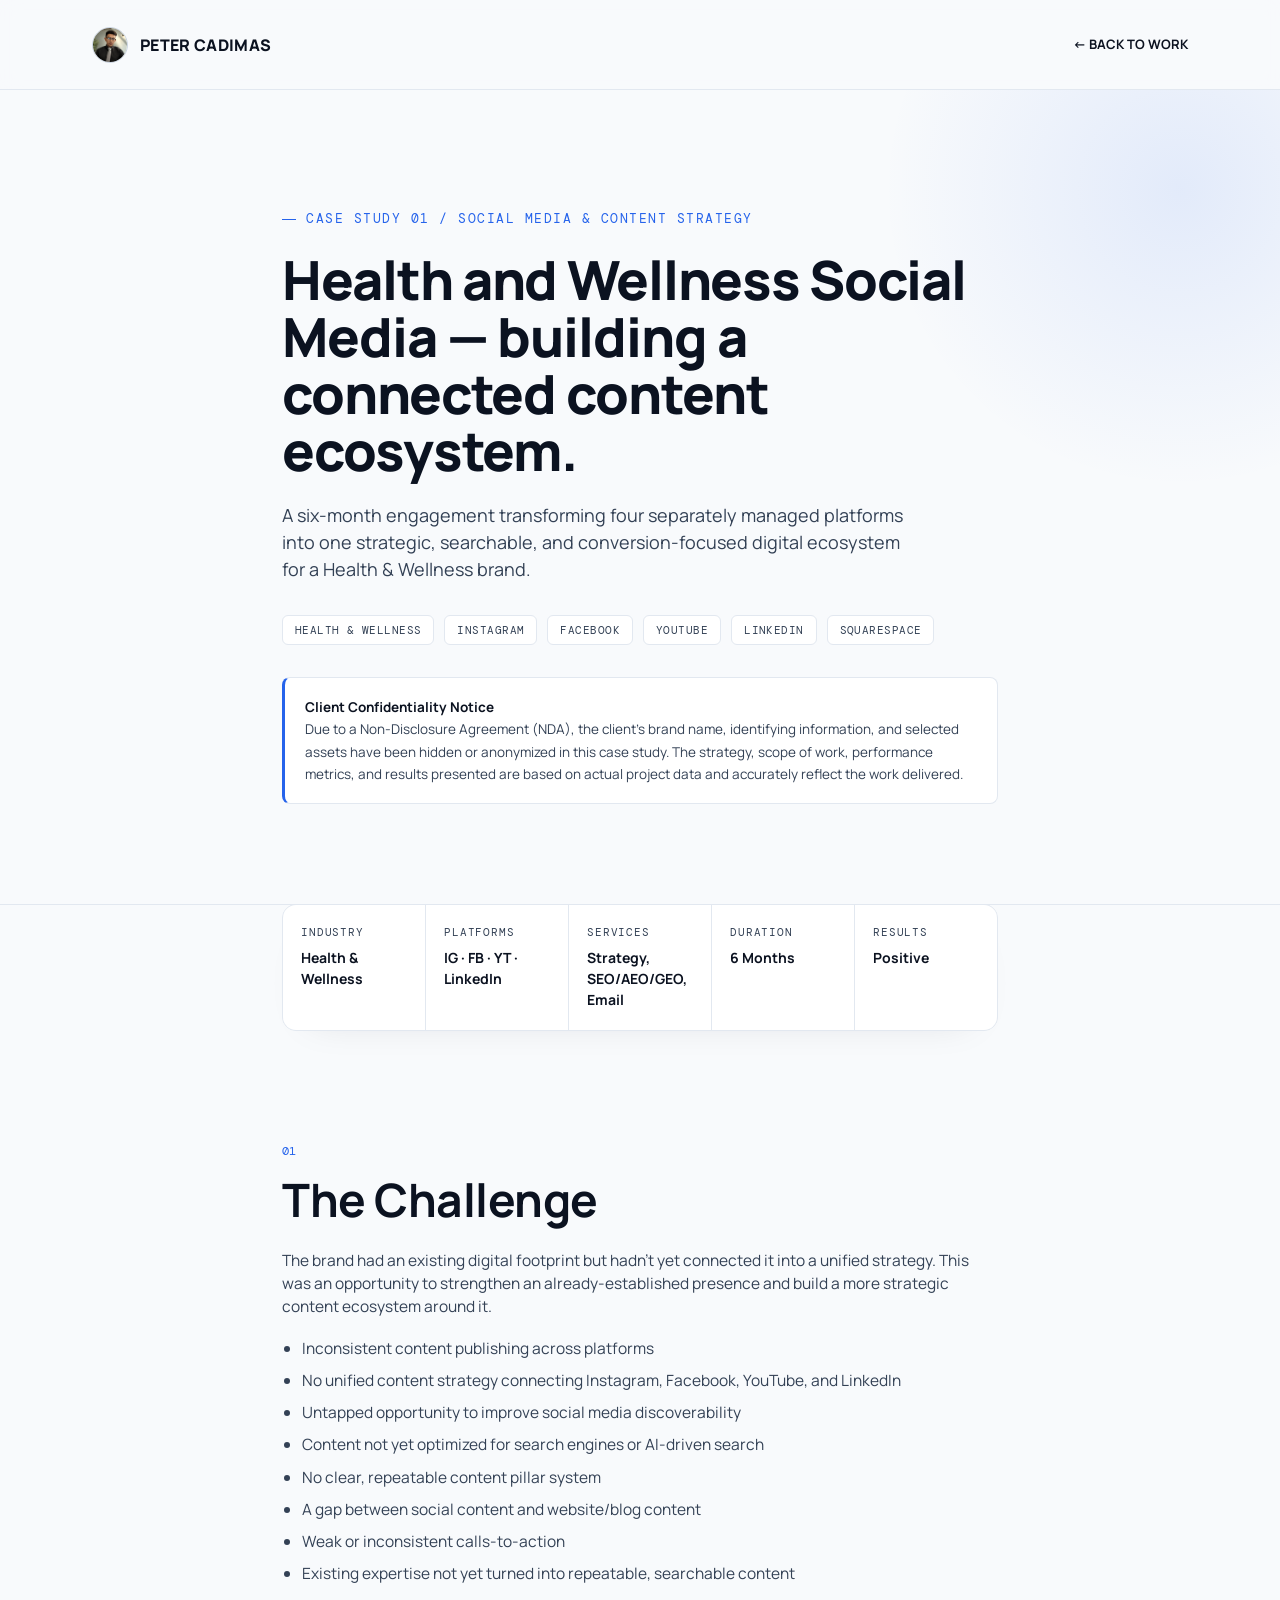
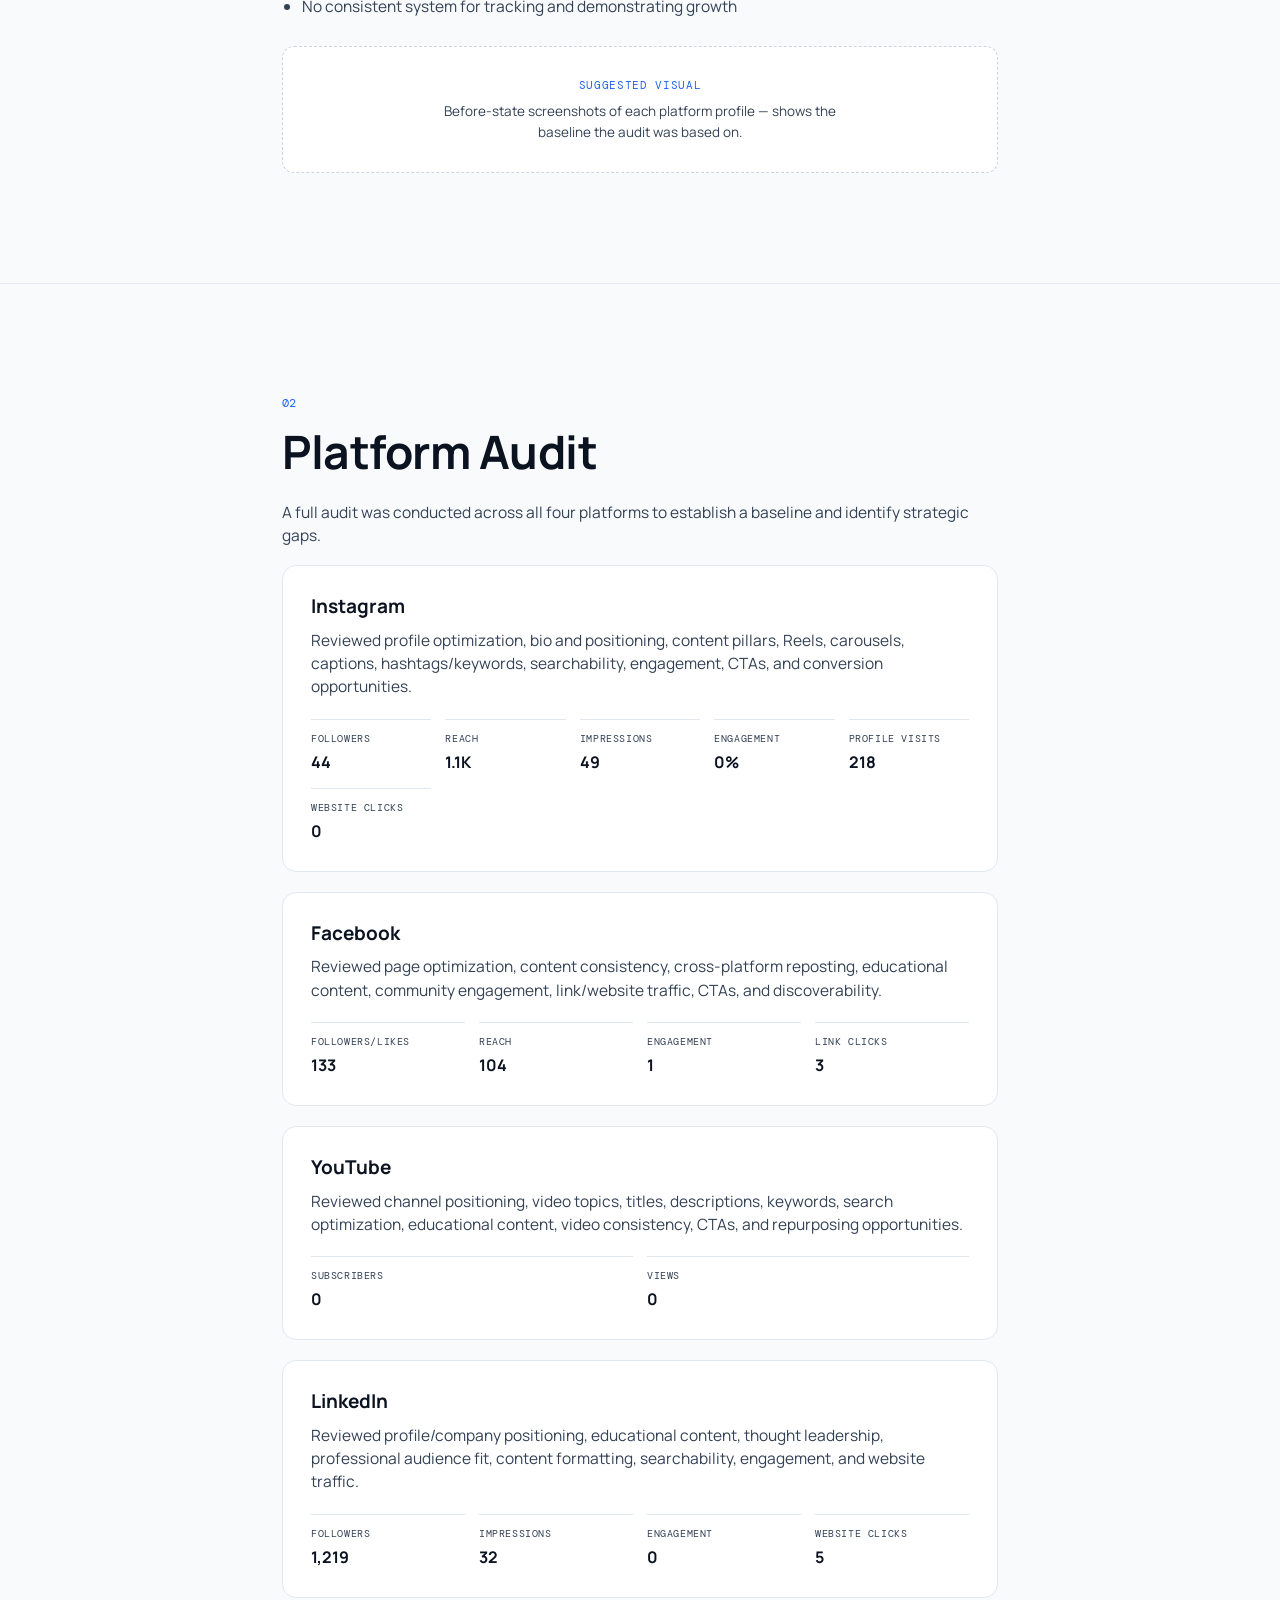
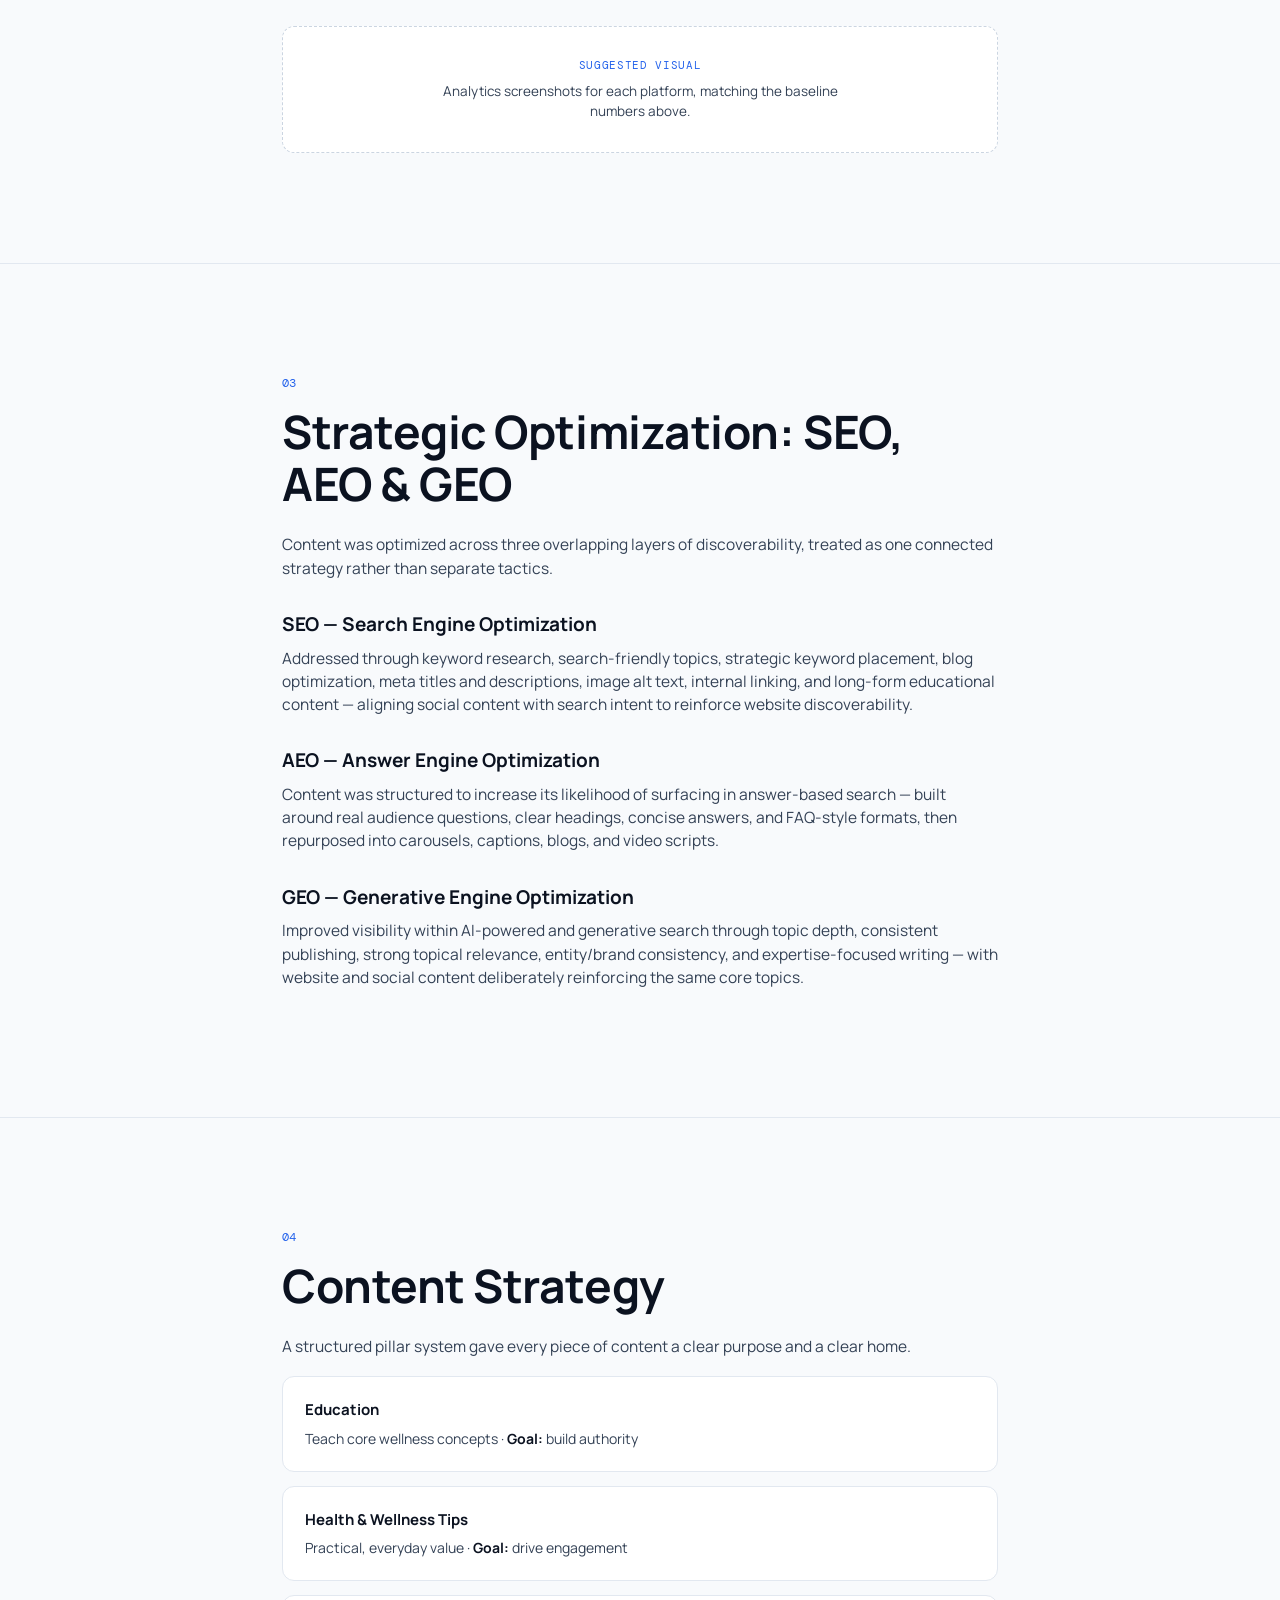
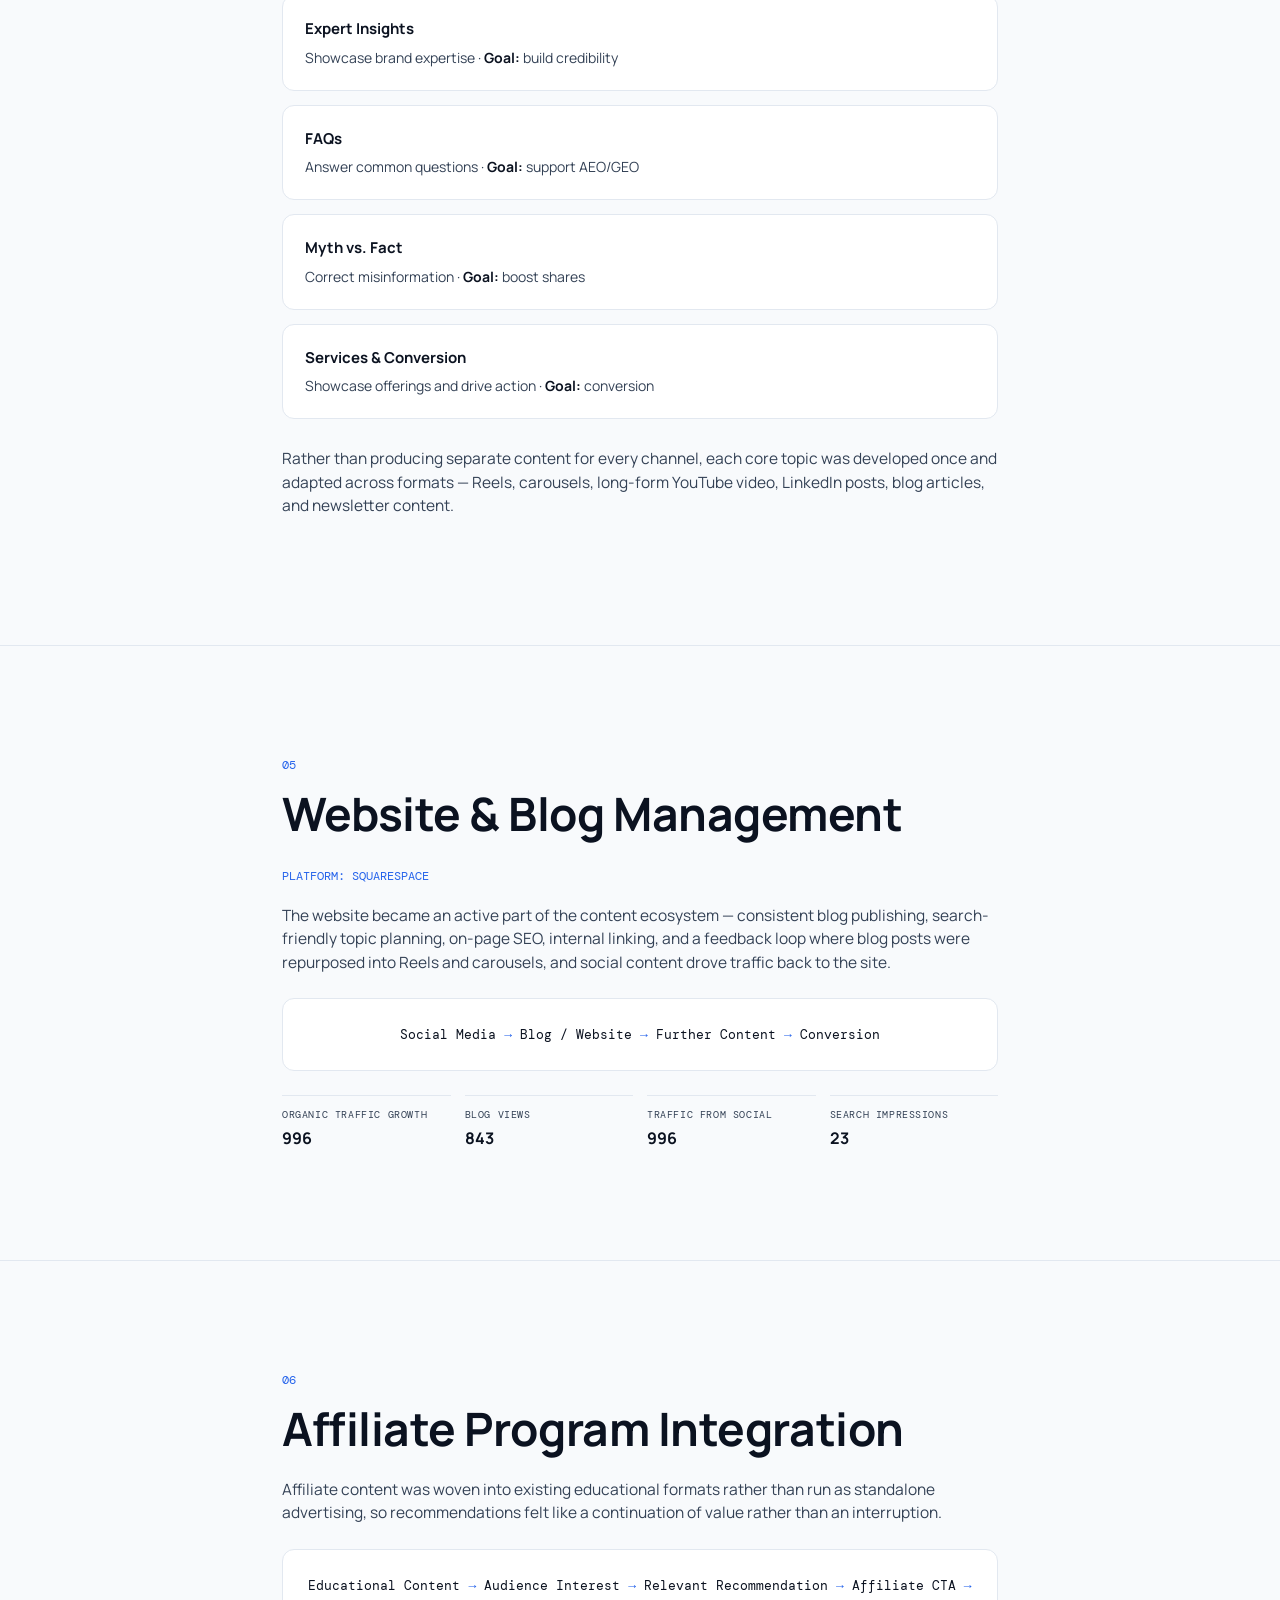
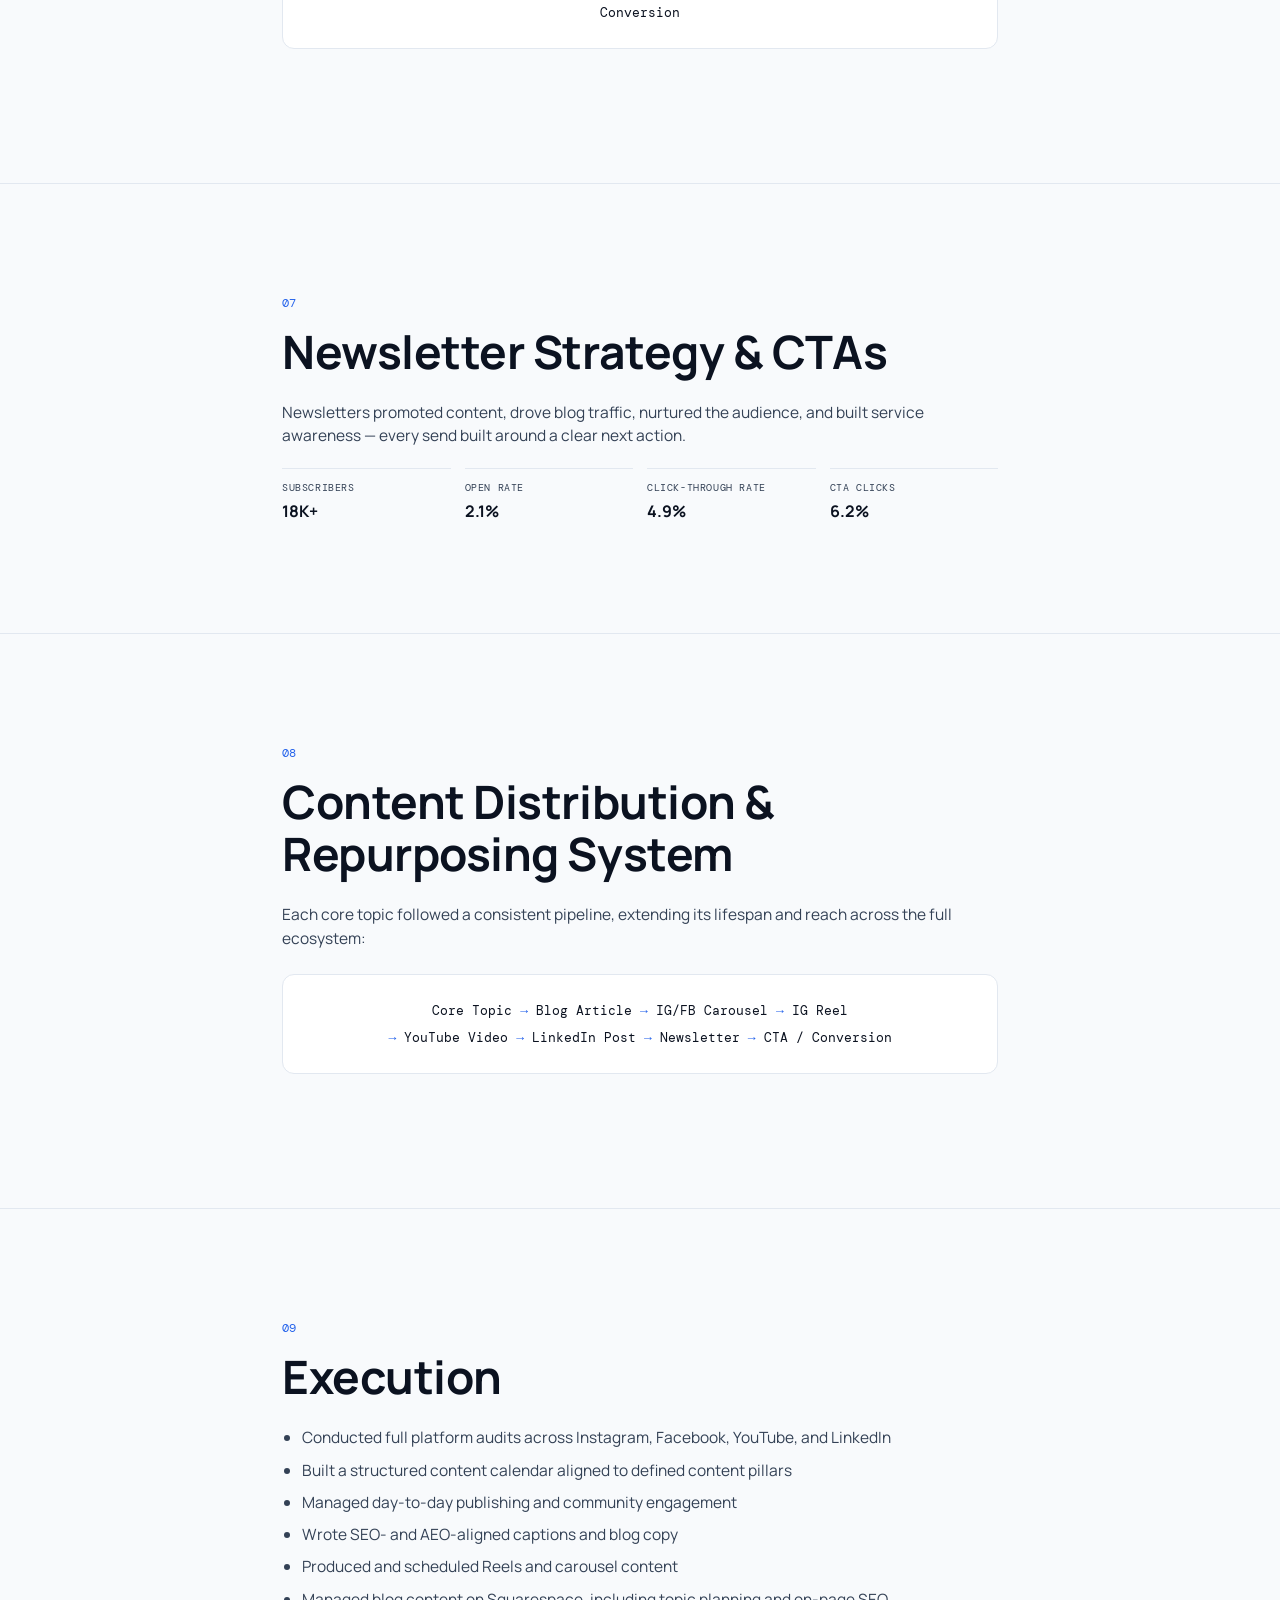
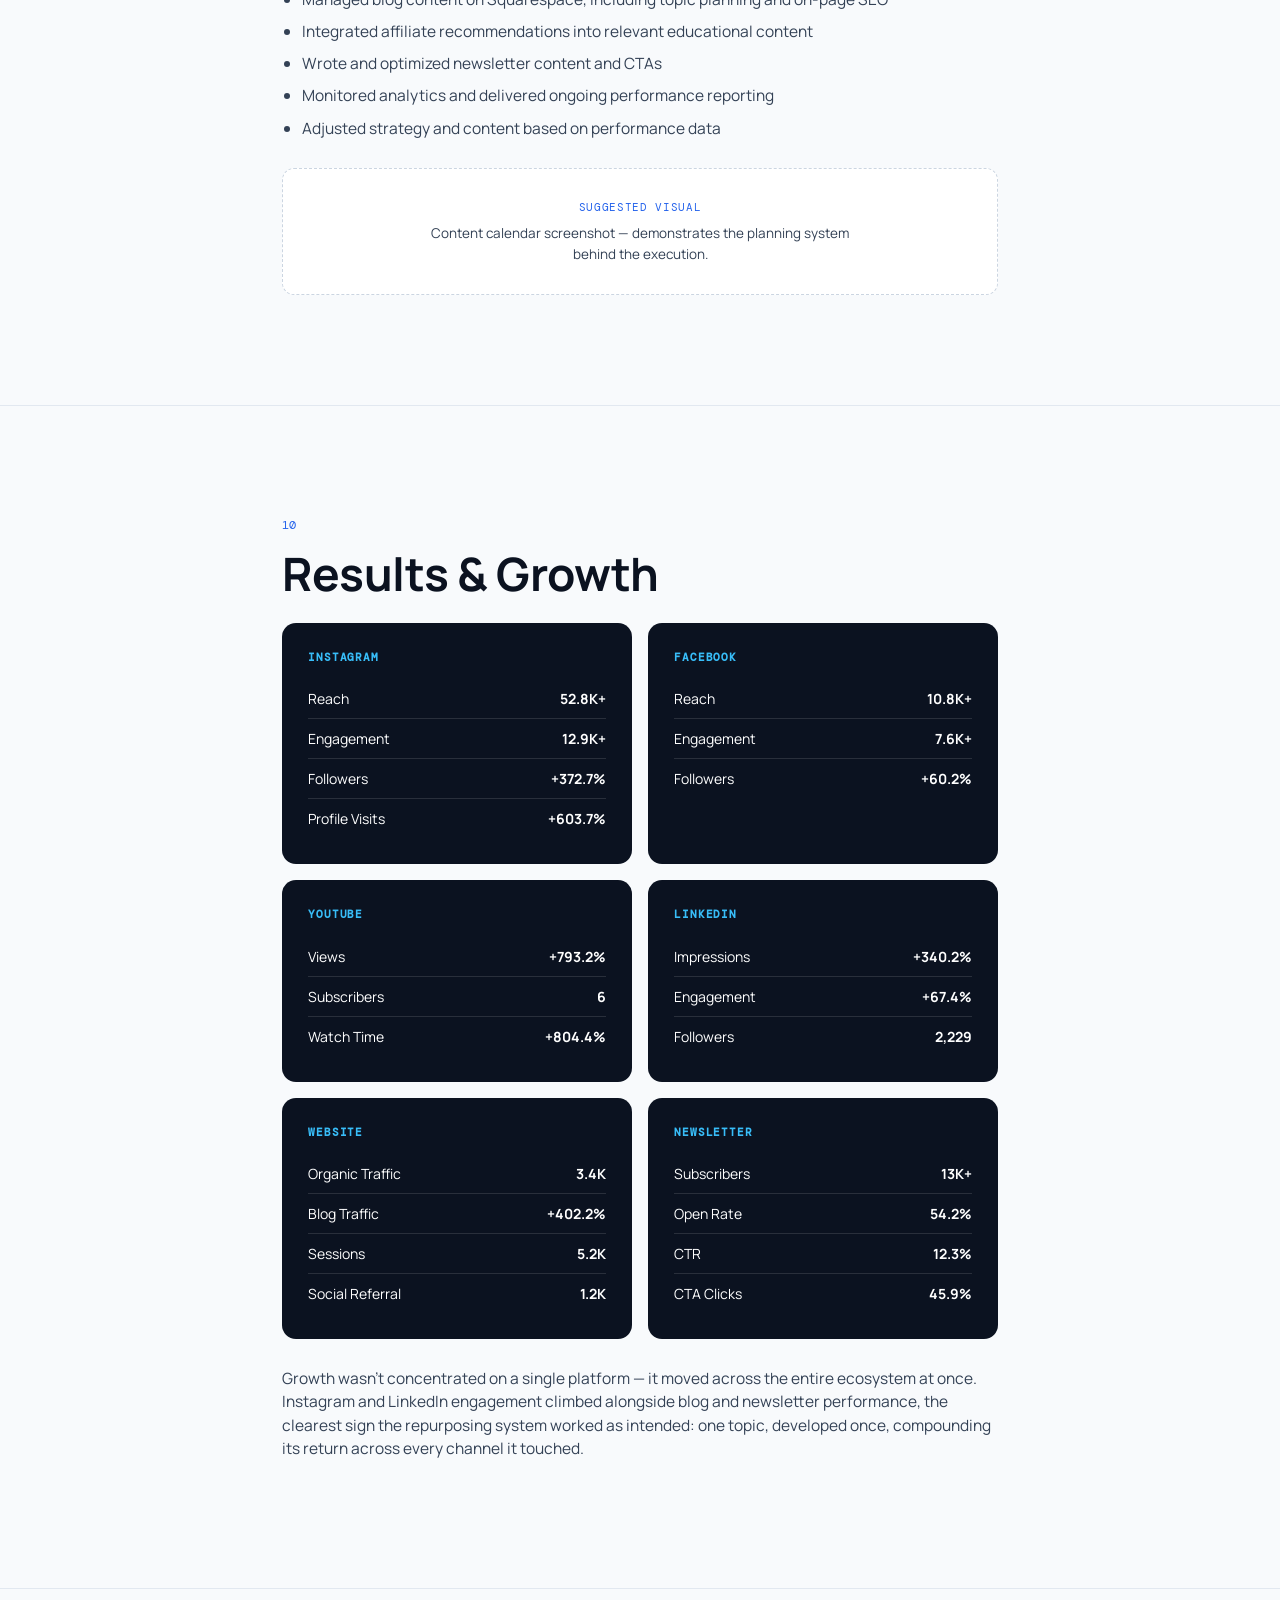
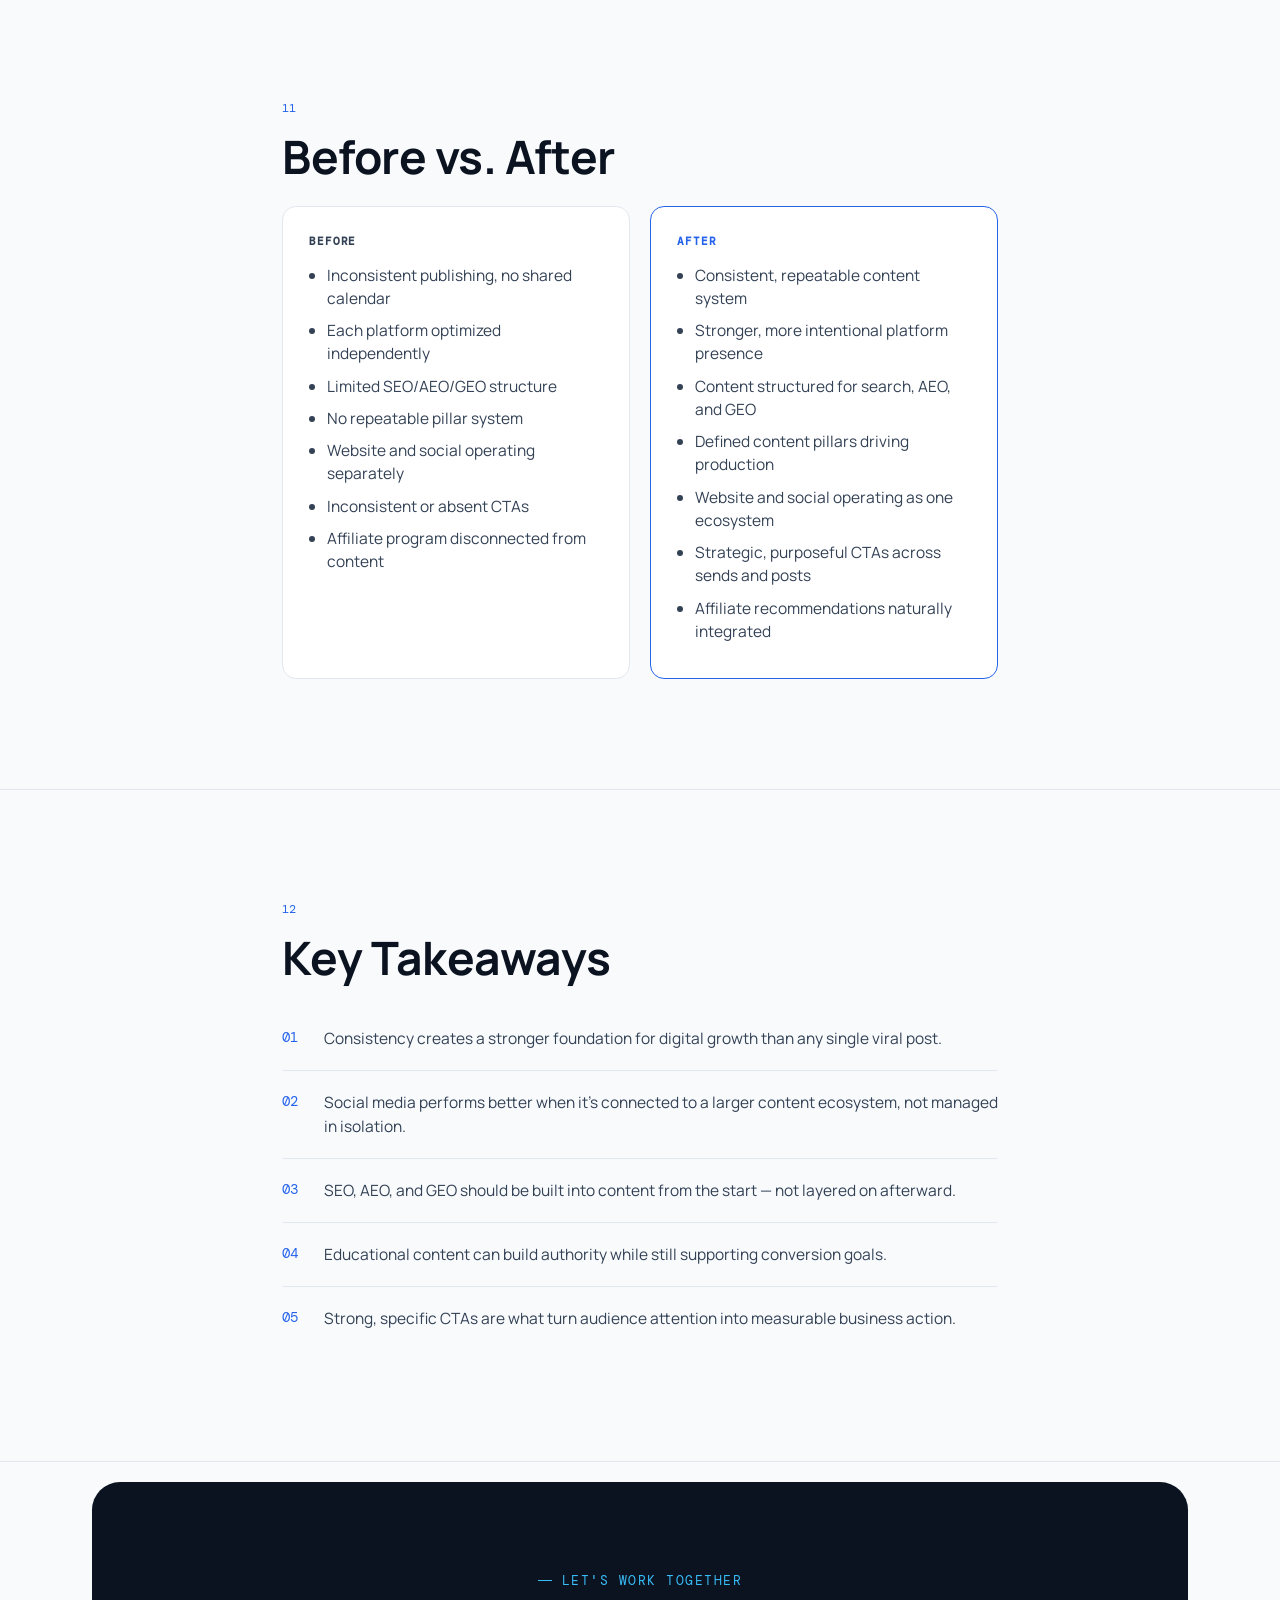
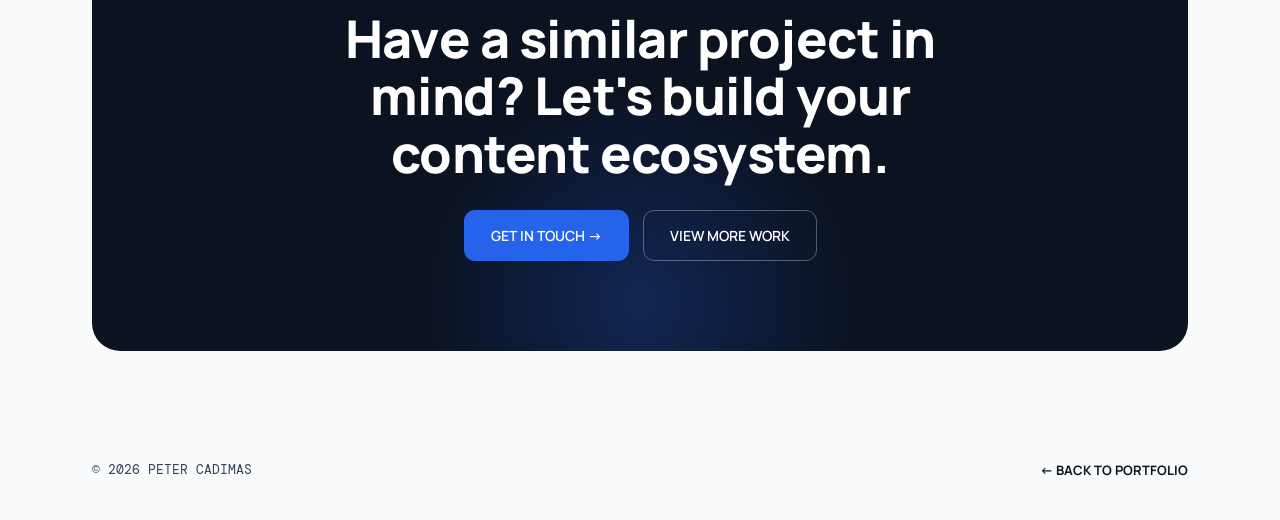
<file: case-study-experts-in-wellness.html>
<!DOCTYPE html>
<html lang="en">
<head>
<meta charset="UTF-8">
<meta name="viewport" content="width=device-width, initial-scale=1.0">
<title>Health and Wellness Brand — Case Study | Peter Cadimas</title>
<meta name="description" content="A Health & Wellness social media, content strategy, SEO, and digital growth case study by Peter Cadimas.">
<link rel="preconnect" href="https://fonts.googleapis.com">
<link rel="preconnect" href="https://fonts.gstatic.com" crossorigin>
<link href="https://fonts.googleapis.com/css2?family=Manrope:wght@400;500;600;700;800&family=DM+Mono:wght@400;500&display=swap" rel="stylesheet">

<style>
  :root{
    --navy:#0B1220;
    --blue:#2563EB;
    --sky:#38BDF8;
    --bg:#F8FAFC;
    --slate:#334155;
    --white:#FFFFFF;
    --border:#E2E8F0;
    --max:1160px;
    --content-max:780px;
  }

  *{margin:0;padding:0;box-sizing:border-box;}

  html{scroll-behavior:smooth;}

  body{
    font-family:'Manrope',sans-serif;
    background:var(--bg);
    color:var(--slate);
    -webkit-font-smoothing:antialiased;
    line-height:1.5;
  }

  a{
    color:inherit;
    text-decoration:none;
  }

  ul{list-style:none;}

  img{
    max-width:100%;
    display:block;
  }

  .mono{
    font-family:'DM Mono',monospace;
  }

  .wrap{
    max-width:var(--max);
    margin:0 auto;
    padding:0 32px;
  }

  .content{
    max-width:var(--content-max);
    margin:0 auto;
    padding:0 32px;
  }

  @media (max-width:640px){
    .wrap,
    .content{
      padding:0 20px;
    }
  }

  /* ---------- utility ---------- */

  .eyebrow{
    font-family:'DM Mono',monospace;
    font-size:12.5px;
    letter-spacing:.12em;
    text-transform:uppercase;
    color:var(--blue);
    display:flex;
    align-items:center;
    gap:10px;
  }

  .eyebrow::before{
    content:"";
    width:14px;
    height:1px;
    background:var(--blue);
    display:inline-block;
  }

  .sq{
    width:6px;
    height:6px;
    background:var(--blue);
    display:inline-block;
    flex-shrink:0;
  }

  /* ---------- nav ---------- */

  header{
    position:sticky;
    top:0;
    z-index:100;
    min-height:90px;
    display:flex;
    align-items:center;
    background:rgba(248,250,252,0.85);
    backdrop-filter:blur(10px);
    border-bottom:1px solid var(--border);
  }

  nav{
    width:100%;
    display:flex;
    align-items:center;
    padding:20px 0;
  }

  .logo{
    font-weight:800;
    font-size:16px;
    letter-spacing:.02em;
    color:var(--navy);
    display:flex;
    align-items:center;
    gap:12px;
  }

  .avatar{
    width:36px;
    height:36px;
    border-radius:50%;
    background:var(--border);
    border:1px solid #CBD5E1;
    flex-shrink:0;
  }

  .back-link{
    margin-left:auto;
    font-size:13px;
    font-weight:700;
    color:var(--navy);
    display:flex;
    align-items:center;
    gap:6px;
    transition:color .2s;
  }

  .back-link:hover{
    color:var(--blue);
  }

  /* ---------- hero ---------- */

  .cs-hero{
    padding:120px 0 100px;
    position:relative;
    overflow:hidden;
    border-bottom:1px solid var(--border);
  }

  .cs-hero::before{
    content:"";
    position:absolute;
    top:-200px;
    right:-200px;
    width:600px;
    height:600px;
    background:radial-gradient(
      circle,
      rgba(37,99,235,0.10) 0%,
      rgba(56,189,248,0) 70%
    );
    pointer-events:none;
  }

  .cs-hero .content{
    max-width:var(--content-max);
    position:relative;
    z-index:1;
  }

  .cs-hero h1{
    font-weight:800;
    font-size:clamp(38px,5vw,54px);
    line-height:1.06;
    letter-spacing:-.02em;
    color:var(--navy);
    margin:22px 0 22px;
  }

  .cs-hero .lede{
    font-size:18px;
    color:var(--slate);
    max-width:640px;
    margin-bottom:0;
  }

  .cs-tags{
    display:flex;
    gap:10px;
    flex-wrap:wrap;
    margin-top:32px;
  }

  .cs-tag{
    font-family:'DM Mono',monospace;
    font-size:11px;
    letter-spacing:.04em;
    padding:6px 12px;
    border-radius:6px;
    background:var(--white);
    border:1px solid var(--border);
    color:var(--slate);
  }

  .nda-note{
    margin-top:32px;
    font-size:13.5px;
    line-height:1.65;
    color:var(--slate);
    background:var(--white);
    border:1px solid var(--border);
    border-left:3px solid var(--blue);
    border-radius:8px;
    padding:18px 20px;
  }

  .nda-note strong{
    color:var(--navy);
    font-weight:700;
  }

  /* ---------- snapshot ---------- */

  .snapshot{
    max-width:var(--content-max);
    margin:0 auto;
    padding:0 32px;
    transform:translateY(-1px);
  }

  @media (max-width:640px){
    .snapshot{
      padding:0 20px;
    }
  }

  .snapshot-grid{
    display:grid;
    grid-template-columns:repeat(5,1fr);
    border:1px solid var(--border);
    border-radius:14px;
    overflow:hidden;
    background:var(--border);
    gap:1px;
    box-shadow:0 16px 40px -30px rgba(11,18,32,0.15);
  }

  @media (max-width:760px){
    .snapshot-grid{
      grid-template-columns:repeat(2,1fr);
    }
  }

  .snap-cell{
    background:var(--white);
    padding:20px 18px;
  }

  .snap-cell .label{
    font-family:'DM Mono',monospace;
    font-size:10.5px;
    letter-spacing:.08em;
    text-transform:uppercase;
    color:var(--slate);
    margin-bottom:6px;
  }

  .snap-cell .val{
    font-size:14px;
    font-weight:700;
    color:var(--navy);
  }

  /* ---------- content sections ---------- */

  .cs-section{
    padding:110px 0;
    border-bottom:1px solid var(--border);
  }

  @media (max-width:760px){
    .cs-section{
      padding:70px 0;
    }
  }

  .cs-section:last-of-type{
    border-bottom:none;
  }

  .cs-section .content{
    max-width:var(--content-max);
  }

  .cs-section .num{
    font-family:'DM Mono',monospace;
    font-size:12px;
    color:var(--blue);
    margin-bottom:14px;
    display:block;
  }

  .cs-section h2{
    font-weight:700;
    font-size:clamp(30px,4vw,46px);
    line-height:1.15;
    color:var(--navy);
    letter-spacing:-.01em;
    margin-bottom:22px;
  }

  .cs-section h3{
    font-weight:700;
    font-size:19px;
    line-height:1.3;
    color:var(--navy);
    margin:32px 0 10px;
  }

  .cs-section p{
    font-size:15.5px;
    color:var(--slate);
    margin-bottom:18px;
  }

  .cs-section ul{
    margin:0 0 20px 0;
    padding-left:20px;
    list-style:disc;
  }

  .cs-section ul li{
    font-size:15.5px;
    color:var(--slate);
    margin-bottom:9px;
  }

  /* ---------- flow ---------- */

  .flow{
    font-family:'DM Mono',monospace;
    font-size:13px;
    color:var(--navy);
    background:var(--white);
    border:1px solid var(--border);
    border-radius:12px;
    padding:22px;
    text-align:center;
    line-height:2.1;
    margin:24px 0;
  }

  .flow .arrow{
    color:var(--blue);
  }

  /* ---------- audit cards ---------- */

  .audit-card{
    background:var(--white);
    border:1px solid var(--border);
    border-radius:14px;
    padding:28px;
    margin-bottom:20px;
    transition:
      transform .2s ease,
      box-shadow .2s ease,
      border-color .2s ease;
  }

  .audit-card:hover{
    transform:translateY(-2px);
    box-shadow:0 18px 40px -28px rgba(11,18,32,0.18);
    border-color:#CBD5E1;
  }

  .audit-card h3{
    margin-top:0;
  }

  .kpi-row{
    display:grid;
    grid-template-columns:repeat(auto-fit,minmax(120px,1fr));
    gap:14px;
    margin-top:20px;
  }

  .kpi{
    border-top:1px solid var(--border);
    padding-top:11px;
  }

  .kpi .k-label{
    font-family:'DM Mono',monospace;
    font-size:10px;
    letter-spacing:.06em;
    text-transform:uppercase;
    color:var(--slate);
  }

  .kpi .k-val{
    font-size:16px;
    font-weight:700;
    color:var(--navy);
    margin-top:4px;
  }

  /* ---------- pillar list ---------- */

  .pillar-list{
    display:flex;
    flex-direction:column;
    gap:14px;
  }

  .pillar-item{
    background:var(--white);
    border:1px solid var(--border);
    border-radius:12px;
    padding:22px;
    transition:
      transform .2s ease,
      box-shadow .2s ease,
      border-color .2s ease;
  }

  .pillar-item:hover{
    transform:translateY(-2px);
    box-shadow:0 18px 40px -28px rgba(11,18,32,0.16);
    border-color:#CBD5E1;
  }

  .pillar-item .p-name{
    font-weight:700;
    color:var(--navy);
    font-size:15px;
    margin-bottom:6px;
  }

  .pillar-item .p-detail{
    font-size:14px;
    color:var(--slate);
  }

  .pillar-item .p-detail strong{
    color:var(--navy);
  }

  /* ---------- results ---------- */

  .results-grid{
    display:grid;
    grid-template-columns:repeat(2,1fr);
    gap:16px;
  }

  @media (max-width:640px){
    .results-grid{
      grid-template-columns:1fr;
    }
  }

  .result-card{
    background:var(--navy);
    color:var(--white);
    border-radius:14px;
    padding:26px;
  }

  .result-card h4{
    font-family:'DM Mono',monospace;
    font-size:11px;
    letter-spacing:.08em;
    text-transform:uppercase;
    color:var(--sky);
    margin-bottom:14px;
  }

  .result-card .r-row{
    display:flex;
    justify-content:space-between;
    padding:9px 0;
    border-top:1px solid rgba(255,255,255,0.12);
    font-size:14px;
    gap:20px;
  }

  .result-card .r-row:first-of-type{
    border-top:none;
  }

  .result-card .r-row .r-val{
    font-weight:700;
    color:var(--white);
    text-align:right;
  }

  /* ---------- before after ---------- */

  .ba-grid{
    display:grid;
    grid-template-columns:1fr 1fr;
    gap:20px;
  }

  @media (max-width:640px){
    .ba-grid{
      grid-template-columns:1fr;
    }
  }

  .ba-card{
    border:1px solid var(--border);
    border-radius:14px;
    padding:26px;
    background:var(--white);
  }

  .ba-card.after{
    border-color:var(--blue);
  }

  .ba-card h4{
    font-family:'DM Mono',monospace;
    font-size:11px;
    letter-spacing:.08em;
    text-transform:uppercase;
    color:var(--slate);
    margin-bottom:14px;
  }

  .ba-card.after h4{
    color:var(--blue);
  }

  .ba-card ul{
    padding-left:18px;
    margin:0;
    list-style:disc;
  }

  .ba-card li{
    font-size:14px;
    color:var(--slate);
    margin-bottom:9px;
  }

  /* ---------- takeaways ---------- */

  .takeaway{
    display:flex;
    gap:16px;
    align-items:flex-start;
    padding:20px 0;
    border-top:1px solid var(--border);
  }

  .takeaway:first-of-type{
    border-top:none;
  }

  .takeaway .t-num{
    font-family:'DM Mono',monospace;
    color:var(--blue);
    font-size:14px;
    flex-shrink:0;
    width:26px;
  }

  .takeaway p{
    margin:0;
    font-size:15.5px;
    color:var(--slate);
  }

  /* ---------- visual placeholder ---------- */

  .visual-slot{
    border:1px dashed #CBD5E1;
    border-radius:12px;
    background:var(--white);
    padding:30px;
    text-align:center;
    margin:28px 0 0;
  }

  .visual-slot .v-label{
    font-family:'DM Mono',monospace;
    font-size:11px;
    letter-spacing:.06em;
    text-transform:uppercase;
    color:var(--blue);
  }

  .visual-slot .v-desc{
    font-size:13.5px;
    color:var(--slate);
    margin-top:8px;
    max-width:440px;
    margin-left:auto;
    margin-right:auto;
  }

  /* ---------- footer CTA ---------- */

  .cs-footer-section{
    padding:20px 0 110px;
  }

  @media (max-width:760px){
    .cs-footer-section{
      padding:10px 0 70px;
    }
  }

  .cs-footer-cta{
    background:var(--navy);
    border-radius:28px;
    max-width:var(--max);
    margin:0 auto;
    padding:90px 60px;
    text-align:center;
    position:relative;
    overflow:hidden;
  }

  .cs-footer-cta::before{
    content:"";
    position:absolute;
    bottom:-150px;
    left:50%;
    transform:translateX(-50%);
    width:500px;
    height:400px;
    background:radial-gradient(
      circle,
      rgba(37,99,235,0.25),
      rgba(56,189,248,0) 70%
    );
  }

  @media (max-width:760px){
    .cs-footer-cta{
      padding:60px 28px;
      border-radius:20px;
    }
  }

  .cs-footer-cta .inner{
    position:relative;
    z-index:1;
  }

  .cs-footer-cta .eyebrow{
    justify-content:center;
    color:var(--sky);
  }

  .cs-footer-cta .eyebrow::before{
    background:var(--sky);
  }

  .cs-footer-cta h2{
    font-size:clamp(30px,5vw,52px);
    line-height:1.1;
    color:var(--white);
    margin:20px auto 28px;
    max-width:640px;
    font-weight:800;
    letter-spacing:-.01em;
  }

  .btn{
    display:inline-flex;
    align-items:center;
    gap:8px;
    padding:14px 26px;
    border-radius:11px;
    font-size:14px;
    font-weight:600;
    font-family:'Manrope',sans-serif;
    cursor:pointer;
    transition:all .2s ease;
    border:1px solid transparent;
  }

  .btn-primary{
    background:var(--blue);
    color:var(--white);
  }

  .btn-primary:hover{
    background:var(--sky);
    color:var(--navy);
  }

  .btn-secondary{
    background:transparent;
    border:1px solid rgba(255,255,255,0.3);
    color:var(--white);
  }

  .btn-secondary:hover{
    background:var(--white);
    color:var(--navy);
  }

  .cta-actions{
    display:flex;
    gap:14px;
    justify-content:center;
    flex-wrap:wrap;
  }

  /* ---------- footer ---------- */

  footer.site-footer{
    padding:0 0 40px;
  }

  .footer-inner{
    max-width:var(--max);
    margin:0 auto;
    padding:0 32px;
    display:flex;
    justify-content:space-between;
    align-items:center;
    flex-wrap:wrap;
    gap:16px;
  }

  .footer-inner .mono{
    font-size:12.5px;
    color:var(--slate);
  }

  @media (max-width:640px){
    .footer-inner{
      padding:0 20px;
    }
  }

  /* ---------- focus states ---------- */

  a:focus-visible,
  button:focus-visible{
    outline:2px solid var(--blue);
    outline-offset:3px;
    border-radius:4px;
  }

  /* ---------- reduced motion ---------- */

  @media (prefers-reduced-motion: reduce){
    html{
      scroll-behavior:auto;
    }

    .audit-card,
    .pillar-item{
      transition:none;
    }
  }
</style>
</head>

<body>

<header>
  <nav class="wrap">
    <div class="logo">
      <img src="PeterCadimasHeadshot.png" class="avatar" alt="Peter Cadimas">
      PETER CADIMAS
    </div>

    <a href="index.html#work" class="back-link">
      ← BACK TO WORK
    </a>
  </nav>
</header>

<main>

  <!-- HERO -->
  <section class="cs-hero">
    <div class="content">

      <div class="eyebrow">
        CASE STUDY 01 / SOCIAL MEDIA &amp; CONTENT STRATEGY
      </div>

      <h1>
        Health and Wellness Social Media — building a connected content ecosystem.
      </h1>

      <p class="lede">
        A six-month engagement transforming four separately managed platforms
        into one strategic, searchable, and conversion-focused digital ecosystem
        for a Health &amp; Wellness brand.
      </p>

      <div class="cs-tags">
        <span class="cs-tag">HEALTH &amp; WELLNESS</span>
        <span class="cs-tag">INSTAGRAM</span>
        <span class="cs-tag">FACEBOOK</span>
        <span class="cs-tag">YOUTUBE</span>
        <span class="cs-tag">LINKEDIN</span>
        <span class="cs-tag">SQUARESPACE</span>
      </div>

      <div class="nda-note">
        <strong>Client Confidentiality Notice</strong><br>
        Due to a Non-Disclosure Agreement (NDA), the client's brand name,
        identifying information, and selected assets have been hidden or
        anonymized in this case study. The strategy, scope of work, performance
        metrics, and results presented are based on actual project data and
        accurately reflect the work delivered.
      </div>

    </div>
  </section>

  <!-- SNAPSHOT -->
  <div class="snapshot">
    <div class="snapshot-grid">

      <div class="snap-cell">
        <div class="label">Industry</div>
        <div class="val">Health &amp; Wellness</div>
      </div>

      <div class="snap-cell">
        <div class="label">Platforms</div>
        <div class="val">IG · FB · YT · LinkedIn</div>
      </div>

      <div class="snap-cell">
        <div class="label">Services</div>
        <div class="val">Strategy, SEO/AEO/GEO, Email</div>
      </div>

      <div class="snap-cell">
        <div class="label">Duration</div>
        <div class="val">6 Months</div>
      </div>

      <div class="snap-cell">
        <div class="label">Results</div>
        <div class="val">Positive</div>
      </div>

    </div>
  </div>


  <!-- 01 CHALLENGE -->
  <section class="cs-section">
    <div class="content">

      <span class="num mono">01</span>

      <h2>The Challenge</h2>

      <p>
        The brand had an existing digital footprint but hadn't yet connected it
        into a unified strategy. This was an opportunity to strengthen an
        already-established presence and build a more strategic content
        ecosystem around it.
      </p>

      <ul>
        <li>Inconsistent content publishing across platforms</li>
        <li>No unified content strategy connecting Instagram, Facebook, YouTube, and LinkedIn</li>
        <li>Untapped opportunity to improve social media discoverability</li>
        <li>Content not yet optimized for search engines or AI-driven search</li>
        <li>No clear, repeatable content pillar system</li>
        <li>A gap between social content and website/blog content</li>
        <li>Weak or inconsistent calls-to-action</li>
        <li>Existing expertise not yet turned into repeatable, searchable content</li>
        <li>No consistent system for tracking and demonstrating growth</li>
      </ul>

      <div class="visual-slot">
        <div class="v-label">Suggested Visual</div>
        <div class="v-desc">
          Before-state screenshots of each platform profile — shows the baseline
          the audit was based on.
        </div>
      </div>

    </div>
  </section>


  <!-- 02 PLATFORM AUDIT -->
  <section class="cs-section">
    <div class="content">

      <span class="num mono">02</span>

      <h2>Platform Audit</h2>

      <p>
        A full audit was conducted across all four platforms to establish a
        baseline and identify strategic gaps.
      </p>

      <div class="audit-card">
        <h3>Instagram</h3>

        <p>
          Reviewed profile optimization, bio and positioning, content pillars,
          Reels, carousels, captions, hashtags/keywords, searchability,
          engagement, CTAs, and conversion opportunities.
        </p>

        <div class="kpi-row">
          <div class="kpi">
            <div class="k-label">Followers</div>
            <div class="k-val">44</div>
          </div>

          <div class="kpi">
            <div class="k-label">Reach</div>
            <div class="k-val">1.1K</div>
          </div>

          <div class="kpi">
            <div class="k-label">Impressions</div>
            <div class="k-val">49</div>
          </div>

          <div class="kpi">
            <div class="k-label">Engagement</div>
            <div class="k-val">0%</div>
          </div>

          <div class="kpi">
            <div class="k-label">Profile Visits</div>
            <div class="k-val">218</div>
          </div>

          <div class="kpi">
            <div class="k-label">Website Clicks</div>
            <div class="k-val">0</div>
          </div>
        </div>
      </div>


      <div class="audit-card">
        <h3>Facebook</h3>

        <p>
          Reviewed page optimization, content consistency, cross-platform
          reposting, educational content, community engagement, link/website
          traffic, CTAs, and discoverability.
        </p>

        <div class="kpi-row">
          <div class="kpi">
            <div class="k-label">Followers/Likes</div>
            <div class="k-val">133</div>
          </div>

          <div class="kpi">
            <div class="k-label">Reach</div>
            <div class="k-val">104</div>
          </div>

          <div class="kpi">
            <div class="k-label">Engagement</div>
            <div class="k-val">1</div>
          </div>

          <div class="kpi">
            <div class="k-label">Link Clicks</div>
            <div class="k-val">3</div>
          </div>
        </div>
      </div>


      <div class="audit-card">
        <h3>YouTube</h3>

        <p>
          Reviewed channel positioning, video topics, titles, descriptions,
          keywords, search optimization, educational content, video
          consistency, CTAs, and repurposing opportunities.
        </p>

        <div class="kpi-row">
          <div class="kpi">
            <div class="k-label">Subscribers</div>
            <div class="k-val">0</div>
          </div>

          <div class="kpi">
            <div class="k-label">Views</div>
            <div class="k-val">0</div>
          </div>
        </div>
      </div>


      <div class="audit-card">
        <h3>LinkedIn</h3>

        <p>
          Reviewed profile/company positioning, educational content, thought
          leadership, professional audience fit, content formatting,
          searchability, engagement, and website traffic.
        </p>

        <div class="kpi-row">
          <div class="kpi">
            <div class="k-label">Followers</div>
            <div class="k-val">1,219</div>
          </div>

          <div class="kpi">
            <div class="k-label">Impressions</div>
            <div class="k-val">32</div>
          </div>

          <div class="kpi">
            <div class="k-label">Engagement</div>
            <div class="k-val">0</div>
          </div>

          <div class="kpi">
            <div class="k-label">Website Clicks</div>
            <div class="k-val">5</div>
          </div>
        </div>
      </div>


      <div class="visual-slot">
        <div class="v-label">Suggested Visual</div>
        <div class="v-desc">
          Analytics screenshots for each platform, matching the baseline numbers above.
        </div>
      </div>

    </div>
  </section>


  <!-- 03 SEO AEO GEO -->
  <section class="cs-section">
    <div class="content">

      <span class="num mono">03</span>

      <h2>Strategic Optimization: SEO, AEO &amp; GEO</h2>

      <p>
        Content was optimized across three overlapping layers of discoverability,
        treated as one connected strategy rather than separate tactics.
      </p>

      <h3>SEO — Search Engine Optimization</h3>

      <p>
        Addressed through keyword research, search-friendly topics, strategic
        keyword placement, blog optimization, meta titles and descriptions,
        image alt text, internal linking, and long-form educational content —
        aligning social content with search intent to reinforce website
        discoverability.
      </p>

      <h3>AEO — Answer Engine Optimization</h3>

      <p>
        Content was structured to increase its likelihood of surfacing in
        answer-based search — built around real audience questions, clear
        headings, concise answers, and FAQ-style formats, then repurposed into
        carousels, captions, blogs, and video scripts.
      </p>

      <h3>GEO — Generative Engine Optimization</h3>

      <p>
        Improved visibility within AI-powered and generative search through
        topic depth, consistent publishing, strong topical relevance,
        entity/brand consistency, and expertise-focused writing — with website
        and social content deliberately reinforcing the same core topics.
      </p>

    </div>
  </section>


  <!-- 04 CONTENT STRATEGY -->
  <section class="cs-section">
    <div class="content">

      <span class="num mono">04</span>

      <h2>Content Strategy</h2>

      <p>
        A structured pillar system gave every piece of content a clear purpose
        and a clear home.
      </p>

      <div class="pillar-list">

        <div class="pillar-item">
          <div class="p-name">Education</div>
          <div class="p-detail">
            Teach core wellness concepts · <strong>Goal:</strong> build authority
          </div>
        </div>

        <div class="pillar-item">
          <div class="p-name">Health &amp; Wellness Tips</div>
          <div class="p-detail">
            Practical, everyday value · <strong>Goal:</strong> drive engagement
          </div>
        </div>

        <div class="pillar-item">
          <div class="p-name">Expert Insights</div>
          <div class="p-detail">
            Showcase brand expertise · <strong>Goal:</strong> build credibility
          </div>
        </div>

        <div class="pillar-item">
          <div class="p-name">FAQs</div>
          <div class="p-detail">
            Answer common questions · <strong>Goal:</strong> support AEO/GEO
          </div>
        </div>

        <div class="pillar-item">
          <div class="p-name">Myth vs. Fact</div>
          <div class="p-detail">
            Correct misinformation · <strong>Goal:</strong> boost shares
          </div>
        </div>

        <div class="pillar-item">
          <div class="p-name">Services &amp; Conversion</div>
          <div class="p-detail">
            Showcase offerings and drive action · <strong>Goal:</strong> conversion
          </div>
        </div>

      </div>

      <p style="margin-top:28px;">
        Rather than producing separate content for every channel, each core
        topic was developed once and adapted across formats — Reels, carousels,
        long-form YouTube video, LinkedIn posts, blog articles, and newsletter
        content.
      </p>

    </div>
  </section>


  <!-- 05 WEBSITE / BLOG -->
  <section class="cs-section">
    <div class="content">

      <span class="num mono">05</span>

      <h2>Website &amp; Blog Management</h2>

      <p>
        <span class="mono" style="font-size:12px;color:var(--blue);">
          PLATFORM: SQUARESPACE
        </span>
      </p>

      <p>
        The website became an active part of the content ecosystem — consistent
        blog publishing, search-friendly topic planning, on-page SEO, internal
        linking, and a feedback loop where blog posts were repurposed into
        Reels and carousels, and social content drove traffic back to the site.
      </p>

      <div class="flow">
        Social Media
        <span class="arrow">→</span>
        Blog / Website
        <span class="arrow">→</span>
        Further Content
        <span class="arrow">→</span>
        Conversion
      </div>

      <div class="kpi-row">

        <div class="kpi">
          <div class="k-label">Organic Traffic Growth</div>
          <div class="k-val">996</div>
        </div>

        <div class="kpi">
          <div class="k-label">Blog Views</div>
          <div class="k-val">843</div>
        </div>

        <div class="kpi">
          <div class="k-label">Traffic From Social</div>
          <div class="k-val">996</div>
        </div>

        <div class="kpi">
          <div class="k-label">Search Impressions</div>
          <div class="k-val">23</div>
        </div>

      </div>

    </div>
  </section>


  <!-- 06 AFFILIATE -->
  <section class="cs-section">
    <div class="content">

      <span class="num mono">06</span>

      <h2>Affiliate Program Integration</h2>

      <p>
        Affiliate content was woven into existing educational formats rather
        than run as standalone advertising, so recommendations felt like a
        continuation of value rather than an interruption.
      </p>

      <div class="flow">
        Educational Content
        <span class="arrow">→</span>
        Audience Interest
        <span class="arrow">→</span>
        Relevant Recommendation
        <span class="arrow">→</span>
        Affiliate CTA
        <span class="arrow">→</span>
        Conversion
      </div>

    </div>
  </section>


  <!-- 07 NEWSLETTER -->
  <section class="cs-section">
    <div class="content">

      <span class="num mono">07</span>

      <h2>Newsletter Strategy &amp; CTAs</h2>

      <p>
        Newsletters promoted content, drove blog traffic, nurtured the audience,
        and built service awareness — every send built around a clear next action.
      </p>

      <div class="kpi-row">

        <div class="kpi">
          <div class="k-label">Subscribers</div>
          <div class="k-val">18K+</div>
        </div>

        <div class="kpi">
          <div class="k-label">Open Rate</div>
          <div class="k-val">2.1%</div>
        </div>

        <div class="kpi">
          <div class="k-label">Click-Through Rate</div>
          <div class="k-val">4.9%</div>
        </div>

        <div class="kpi">
          <div class="k-label">CTA Clicks</div>
          <div class="k-val">6.2%</div>
        </div>

      </div>

    </div>
  </section>


  <!-- 08 DISTRIBUTION SYSTEM -->
  <section class="cs-section">
    <div class="content">

      <span class="num mono">08</span>

      <h2>Content Distribution &amp; Repurposing System</h2>

      <p>
        Each core topic followed a consistent pipeline, extending its lifespan
        and reach across the full ecosystem:
      </p>

      <div class="flow">
        Core Topic
        <span class="arrow">→</span>
        Blog Article
        <span class="arrow">→</span>
        IG/FB Carousel
        <span class="arrow">→</span>
        IG Reel
        <br>
        <span class="arrow">→</span>
        YouTube Video
        <span class="arrow">→</span>
        LinkedIn Post
        <span class="arrow">→</span>
        Newsletter
        <span class="arrow">→</span>
        CTA / Conversion
      </div>

    </div>
  </section>


  <!-- 09 EXECUTION -->
  <section class="cs-section">
    <div class="content">

      <span class="num mono">09</span>

      <h2>Execution</h2>

      <ul>
        <li>Conducted full platform audits across Instagram, Facebook, YouTube, and LinkedIn</li>
        <li>Built a structured content calendar aligned to defined content pillars</li>
        <li>Managed day-to-day publishing and community engagement</li>
        <li>Wrote SEO- and AEO-aligned captions and blog copy</li>
        <li>Produced and scheduled Reels and carousel content</li>
        <li>Managed blog content on Squarespace, including topic planning and on-page SEO</li>
        <li>Integrated affiliate recommendations into relevant educational content</li>
        <li>Wrote and optimized newsletter content and CTAs</li>
        <li>Monitored analytics and delivered ongoing performance reporting</li>
        <li>Adjusted strategy and content based on performance data</li>
      </ul>

      <div class="visual-slot">
        <div class="v-label">Suggested Visual</div>
        <div class="v-desc">
          Content calendar screenshot — demonstrates the planning system behind the execution.
        </div>
      </div>

    </div>
  </section>


  <!-- 10 RESULTS -->
  <section class="cs-section">
    <div class="content">

      <span class="num mono">10</span>

      <h2>Results &amp; Growth</h2>

      <div class="results-grid">

        <div class="result-card">
          <h4>Instagram</h4>

          <div class="r-row">
            <span>Reach</span>
            <span class="r-val">52.8K+</span>
          </div>

          <div class="r-row">
            <span>Engagement</span>
            <span class="r-val">12.9K+</span>
          </div>

          <div class="r-row">
            <span>Followers</span>
            <span class="r-val">+372.7%</span>
          </div>

          <div class="r-row">
            <span>Profile Visits</span>
            <span class="r-val">+603.7%</span>
          </div>
        </div>


        <div class="result-card">
          <h4>Facebook</h4>

          <div class="r-row">
            <span>Reach</span>
            <span class="r-val">10.8K+</span>
          </div>

          <div class="r-row">
            <span>Engagement</span>
            <span class="r-val">7.6K+</span>
          </div>

          <div class="r-row">
            <span>Followers</span>
            <span class="r-val">+60.2%</span>
          </div>
        </div>


        <div class="result-card">
          <h4>YouTube</h4>

          <div class="r-row">
            <span>Views</span>
            <span class="r-val">+793.2%</span>
          </div>

          <div class="r-row">
            <span>Subscribers</span>
            <span class="r-val">6</span>
          </div>

          <div class="r-row">
            <span>Watch Time</span>
            <span class="r-val">+804.4%</span>
          </div>
        </div>


        <div class="result-card">
          <h4>LinkedIn</h4>

          <div class="r-row">
            <span>Impressions</span>
            <span class="r-val">+340.2%</span>
          </div>

          <div class="r-row">
            <span>Engagement</span>
            <span class="r-val">+67.4%</span>
          </div>

          <div class="r-row">
            <span>Followers</span>
            <span class="r-val">2,229</span>
          </div>
        </div>


        <div class="result-card">
          <h4>Website</h4>

          <div class="r-row">
            <span>Organic Traffic</span>
            <span class="r-val">3.4K</span>
          </div>

          <div class="r-row">
            <span>Blog Traffic</span>
            <span class="r-val">+402.2%</span>
          </div>

          <div class="r-row">
            <span>Sessions</span>
            <span class="r-val">5.2K</span>
          </div>

          <div class="r-row">
            <span>Social Referral</span>
            <span class="r-val">1.2K</span>
          </div>
        </div>


        <div class="result-card">
          <h4>Newsletter</h4>

          <div class="r-row">
            <span>Subscribers</span>
            <span class="r-val">13K+</span>
          </div>

          <div class="r-row">
            <span>Open Rate</span>
            <span class="r-val">54.2%</span>
          </div>

          <div class="r-row">
            <span>CTR</span>
            <span class="r-val">12.3%</span>
          </div>

          <div class="r-row">
            <span>CTA Clicks</span>
            <span class="r-val">45.9%</span>
          </div>
        </div>

      </div>

      <p style="margin-top:28px;">
        Growth wasn't concentrated on a single platform — it moved across the
        entire ecosystem at once. Instagram and LinkedIn engagement climbed
        alongside blog and newsletter performance, the clearest sign the
        repurposing system worked as intended: one topic, developed once,
        compounding its return across every channel it touched.
      </p>

    </div>
  </section>


  <!-- 11 BEFORE AFTER -->
  <section class="cs-section">
    <div class="content">

      <span class="num mono">11</span>

      <h2>Before vs. After</h2>

      <div class="ba-grid">

        <div class="ba-card">
          <h4>Before</h4>

          <ul>
            <li>Inconsistent publishing, no shared calendar</li>
            <li>Each platform optimized independently</li>
            <li>Limited SEO/AEO/GEO structure</li>
            <li>No repeatable pillar system</li>
            <li>Website and social operating separately</li>
            <li>Inconsistent or absent CTAs</li>
            <li>Affiliate program disconnected from content</li>
          </ul>
        </div>


        <div class="ba-card after">
          <h4>After</h4>

          <ul>
            <li>Consistent, repeatable content system</li>
            <li>Stronger, more intentional platform presence</li>
            <li>Content structured for search, AEO, and GEO</li>
            <li>Defined content pillars driving production</li>
            <li>Website and social operating as one ecosystem</li>
            <li>Strategic, purposeful CTAs across sends and posts</li>
            <li>Affiliate recommendations naturally integrated</li>
          </ul>
        </div>

      </div>

    </div>
  </section>


  <!-- 12 TAKEAWAYS -->
  <section class="cs-section">
    <div class="content">

      <span class="num mono">12</span>

      <h2>Key Takeaways</h2>

      <div class="takeaway">
        <span class="t-num mono">01</span>
        <p>
          Consistency creates a stronger foundation for digital growth than any
          single viral post.
        </p>
      </div>

      <div class="takeaway">
        <span class="t-num mono">02</span>
        <p>
          Social media performs better when it's connected to a larger content
          ecosystem, not managed in isolation.
        </p>
      </div>

      <div class="takeaway">
        <span class="t-num mono">03</span>
        <p>
          SEO, AEO, and GEO should be built into content from the start — not
          layered on afterward.
        </p>
      </div>

      <div class="takeaway">
        <span class="t-num mono">04</span>
        <p>
          Educational content can build authority while still supporting
          conversion goals.
        </p>
      </div>

      <div class="takeaway">
        <span class="t-num mono">05</span>
        <p>
          Strong, specific CTAs are what turn audience attention into measurable
          business action.
        </p>
      </div>

    </div>
  </section>


  <!-- CTA -->
  <section class="cs-footer-section">
    <div class="wrap">

      <div class="cs-footer-cta">

        <div class="inner">

          <div class="eyebrow">
            Let's work together
          </div>

          <h2>
            Have a similar project in mind? Let's build your content ecosystem.
          </h2>

          <div class="cta-actions">
            <a href="index.html#contact" class="btn btn-primary">
              GET IN TOUCH →
            </a>

            <a href="index.html#work" class="btn btn-secondary">
              VIEW MORE WORK
            </a>
          </div>

        </div>

      </div>

    </div>
  </section>

</main>


<footer class="site-footer">
  <div class="footer-inner">

    <div class="mono">
      © 2026 PETER CADIMAS
    </div>

    <a href="index.html" class="back-link">
      ← BACK TO PORTFOLIO
    </a>

  </div>
</footer>


</body>
</html>
</file>
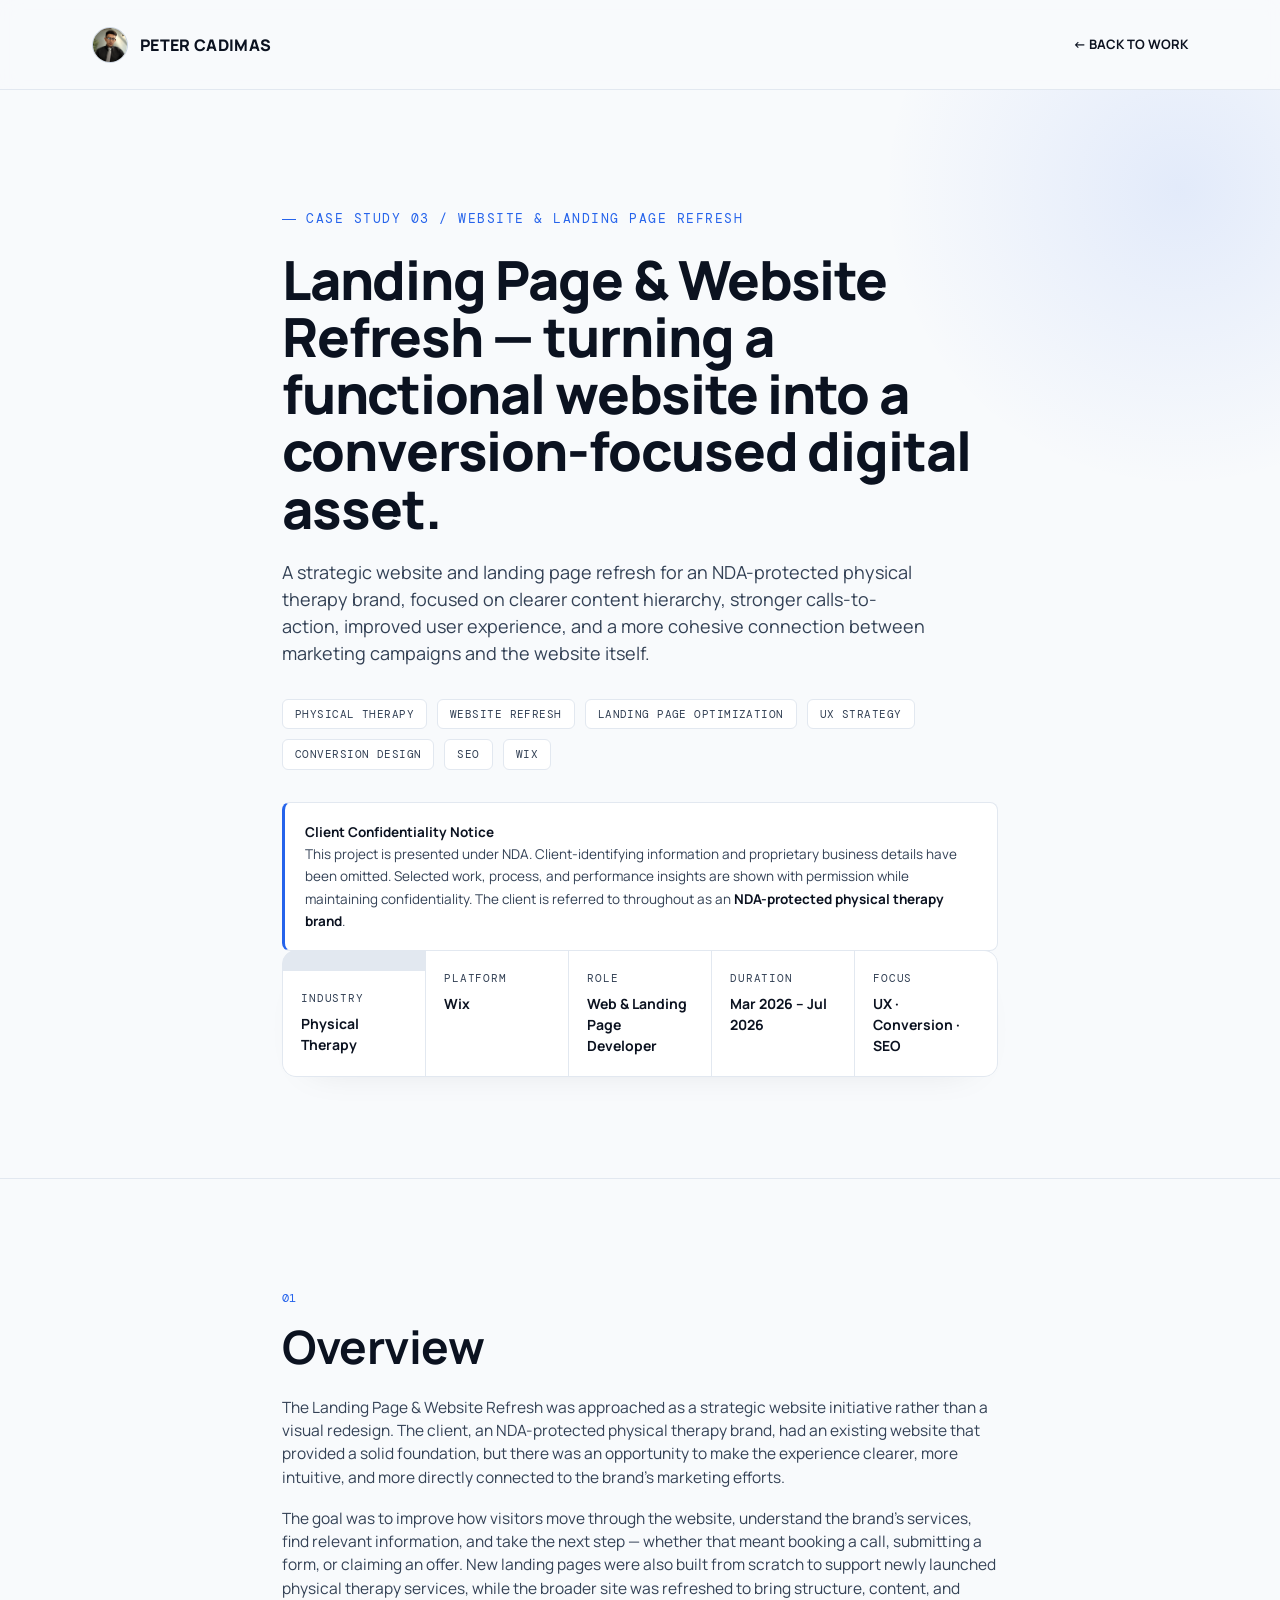
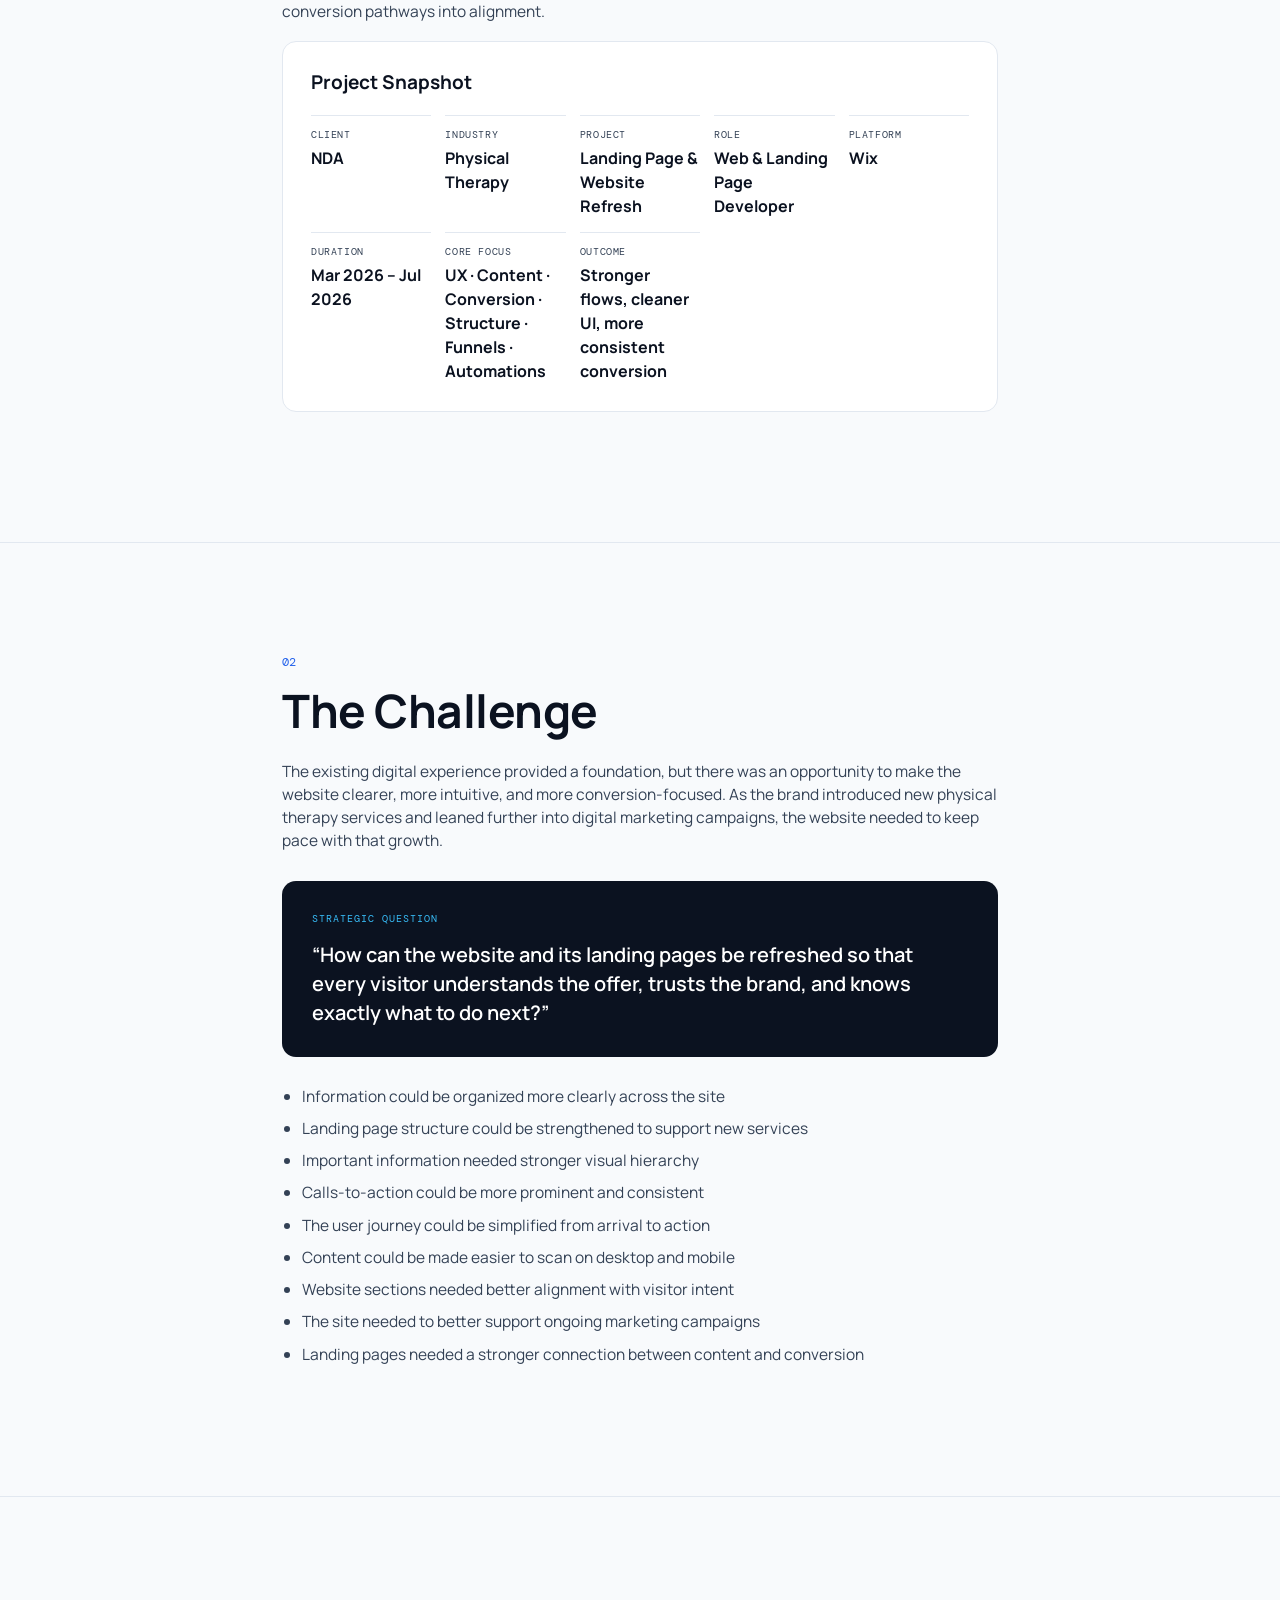
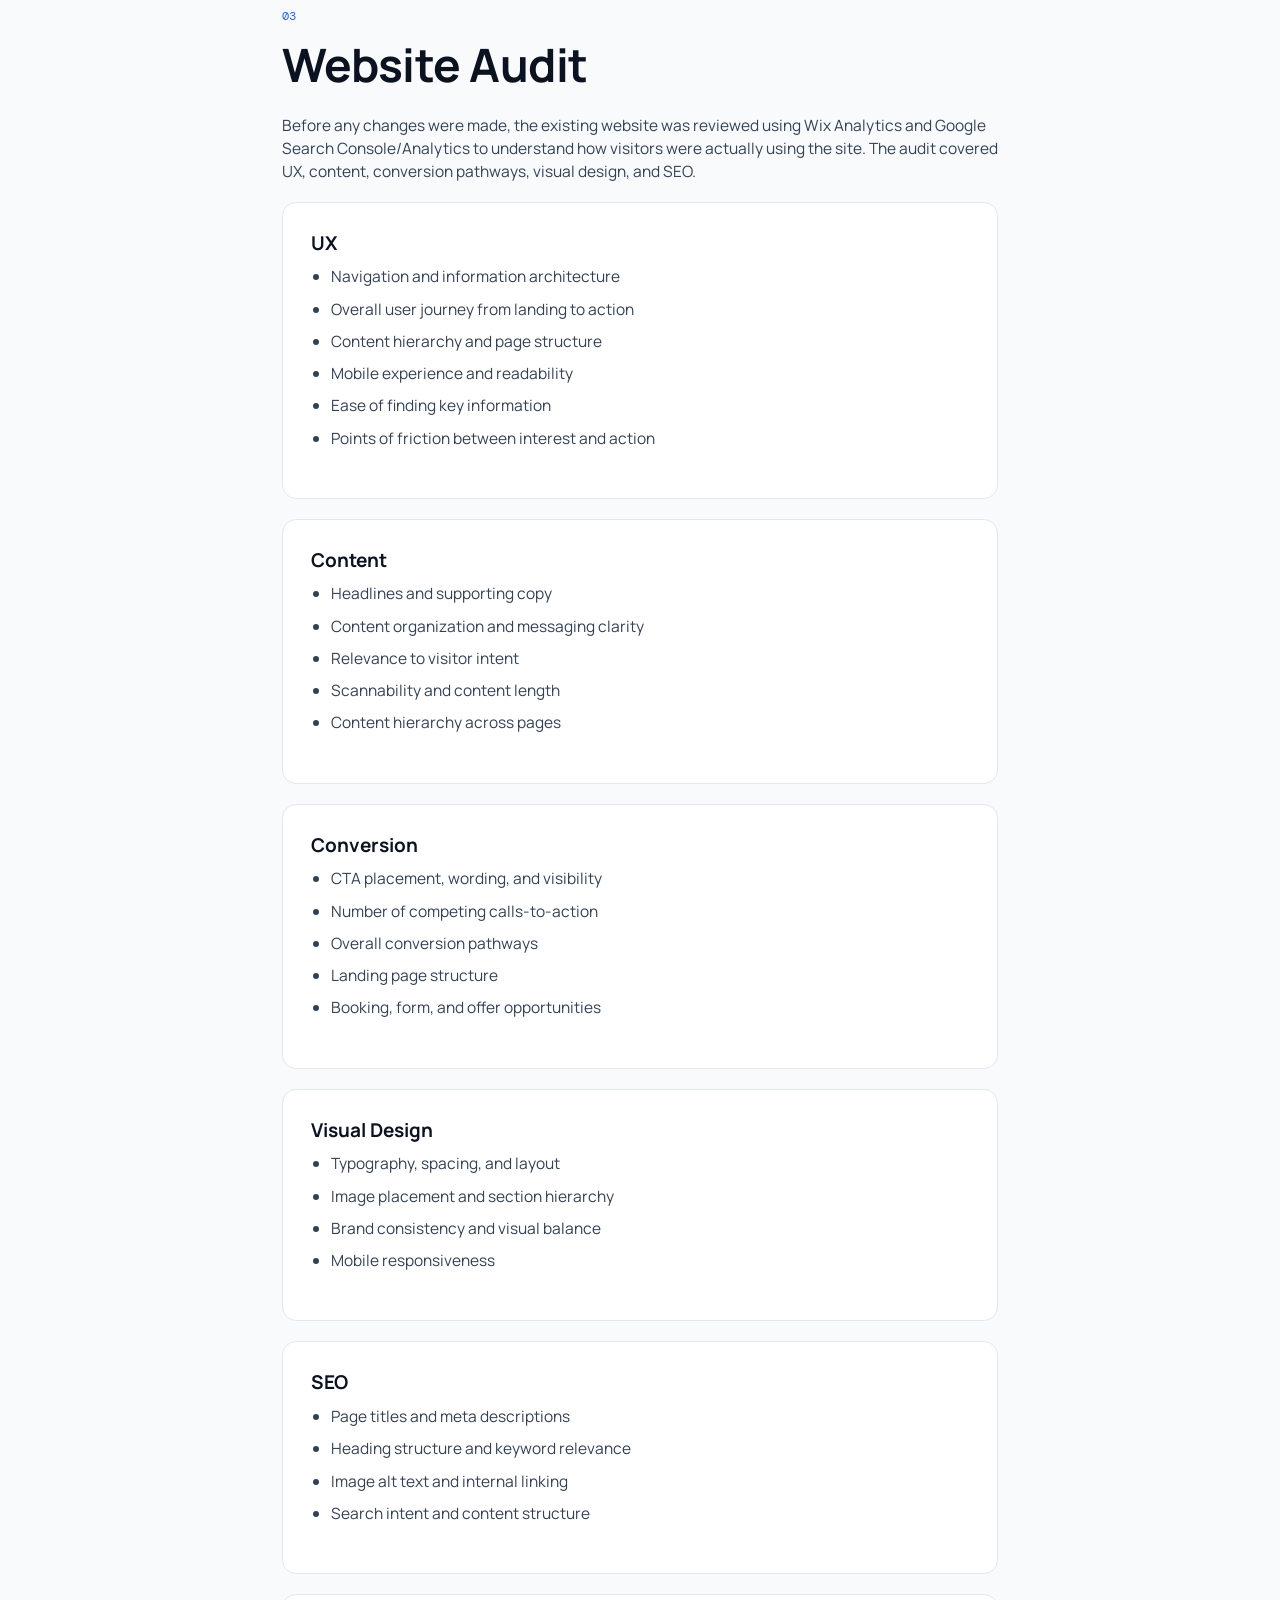
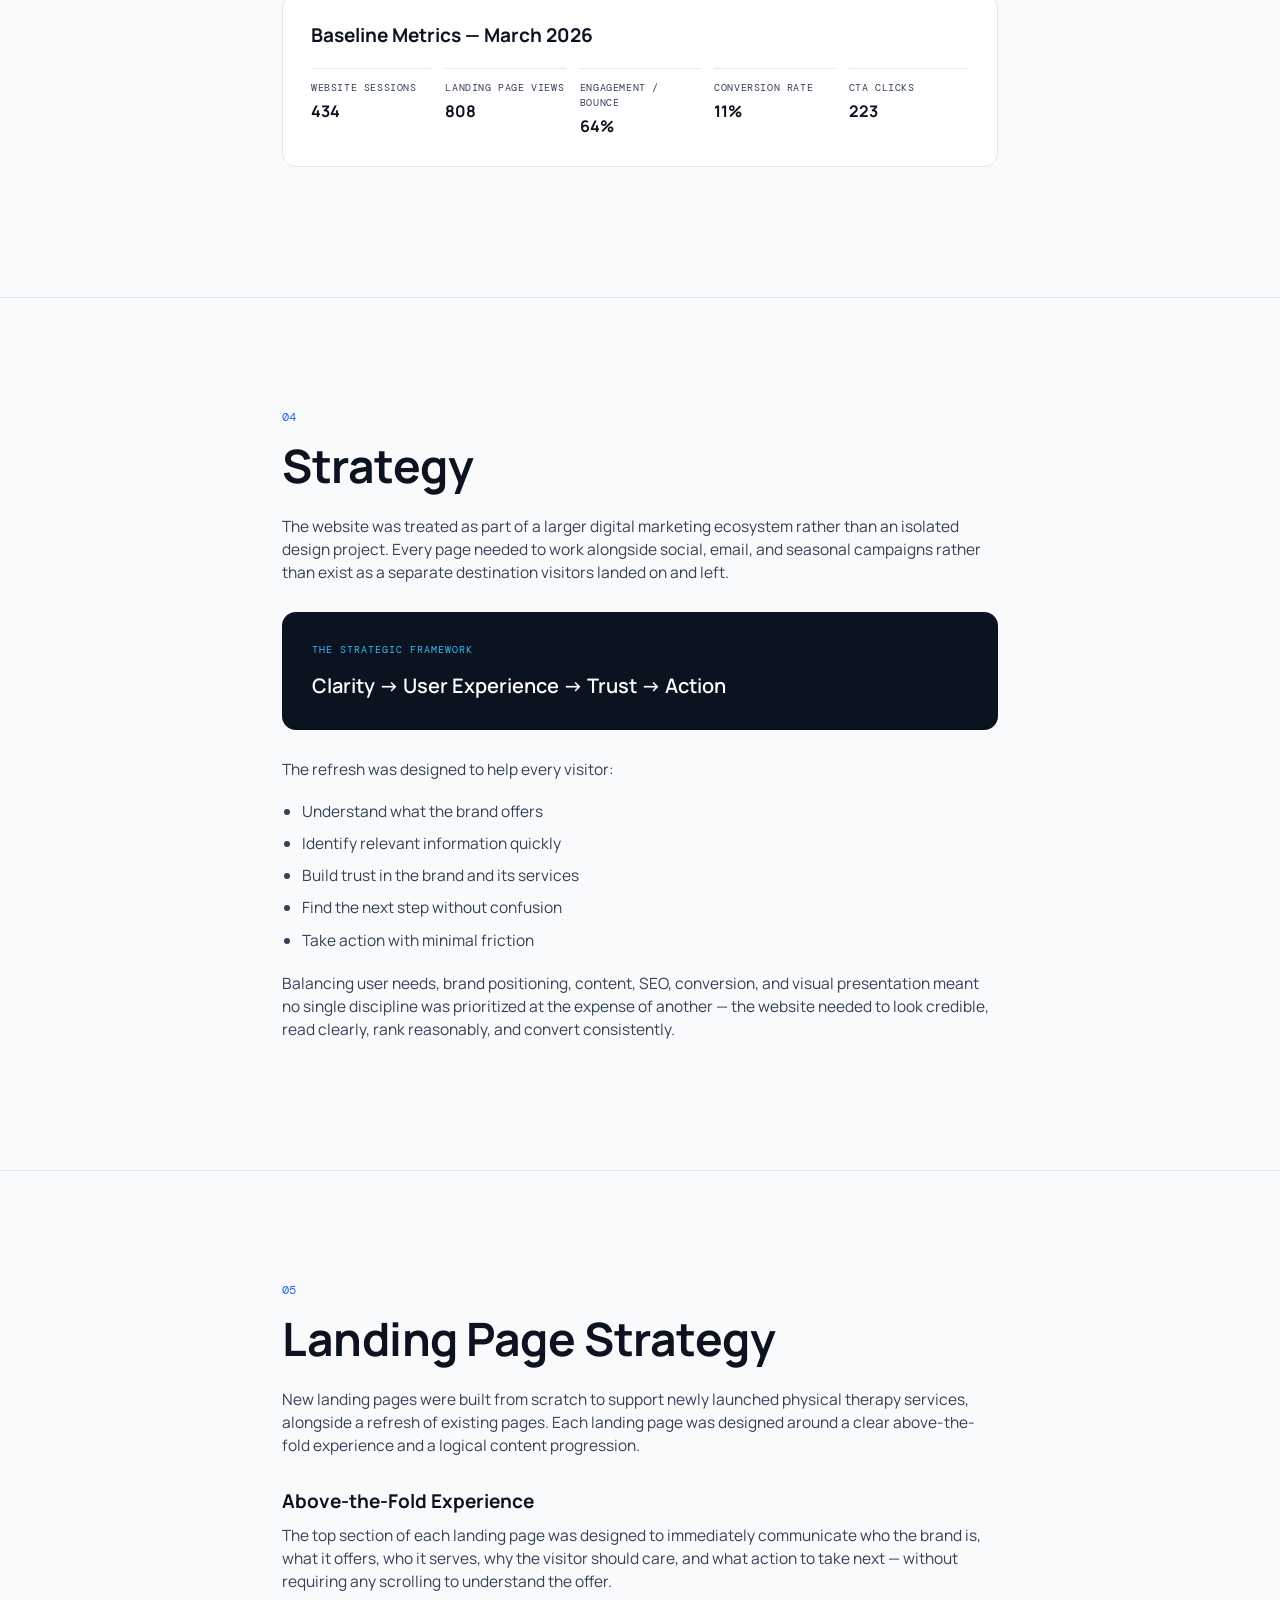
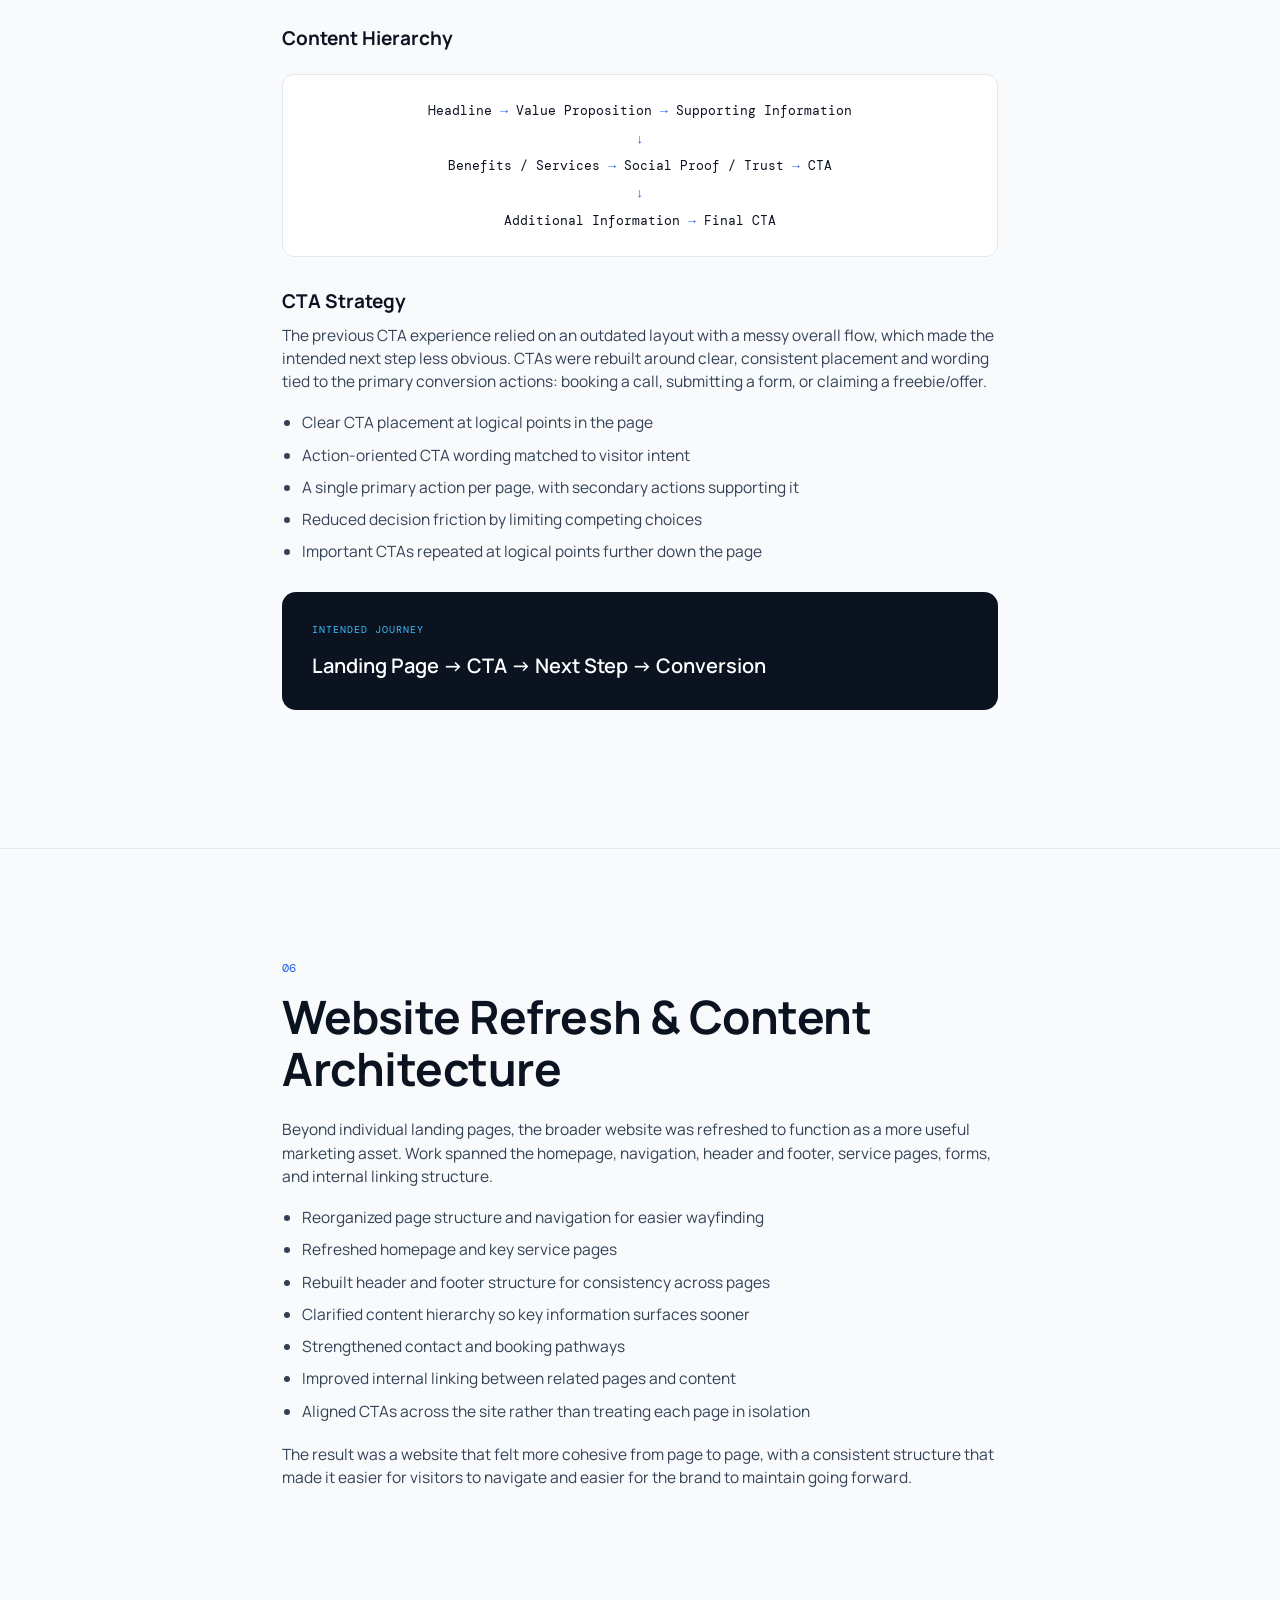
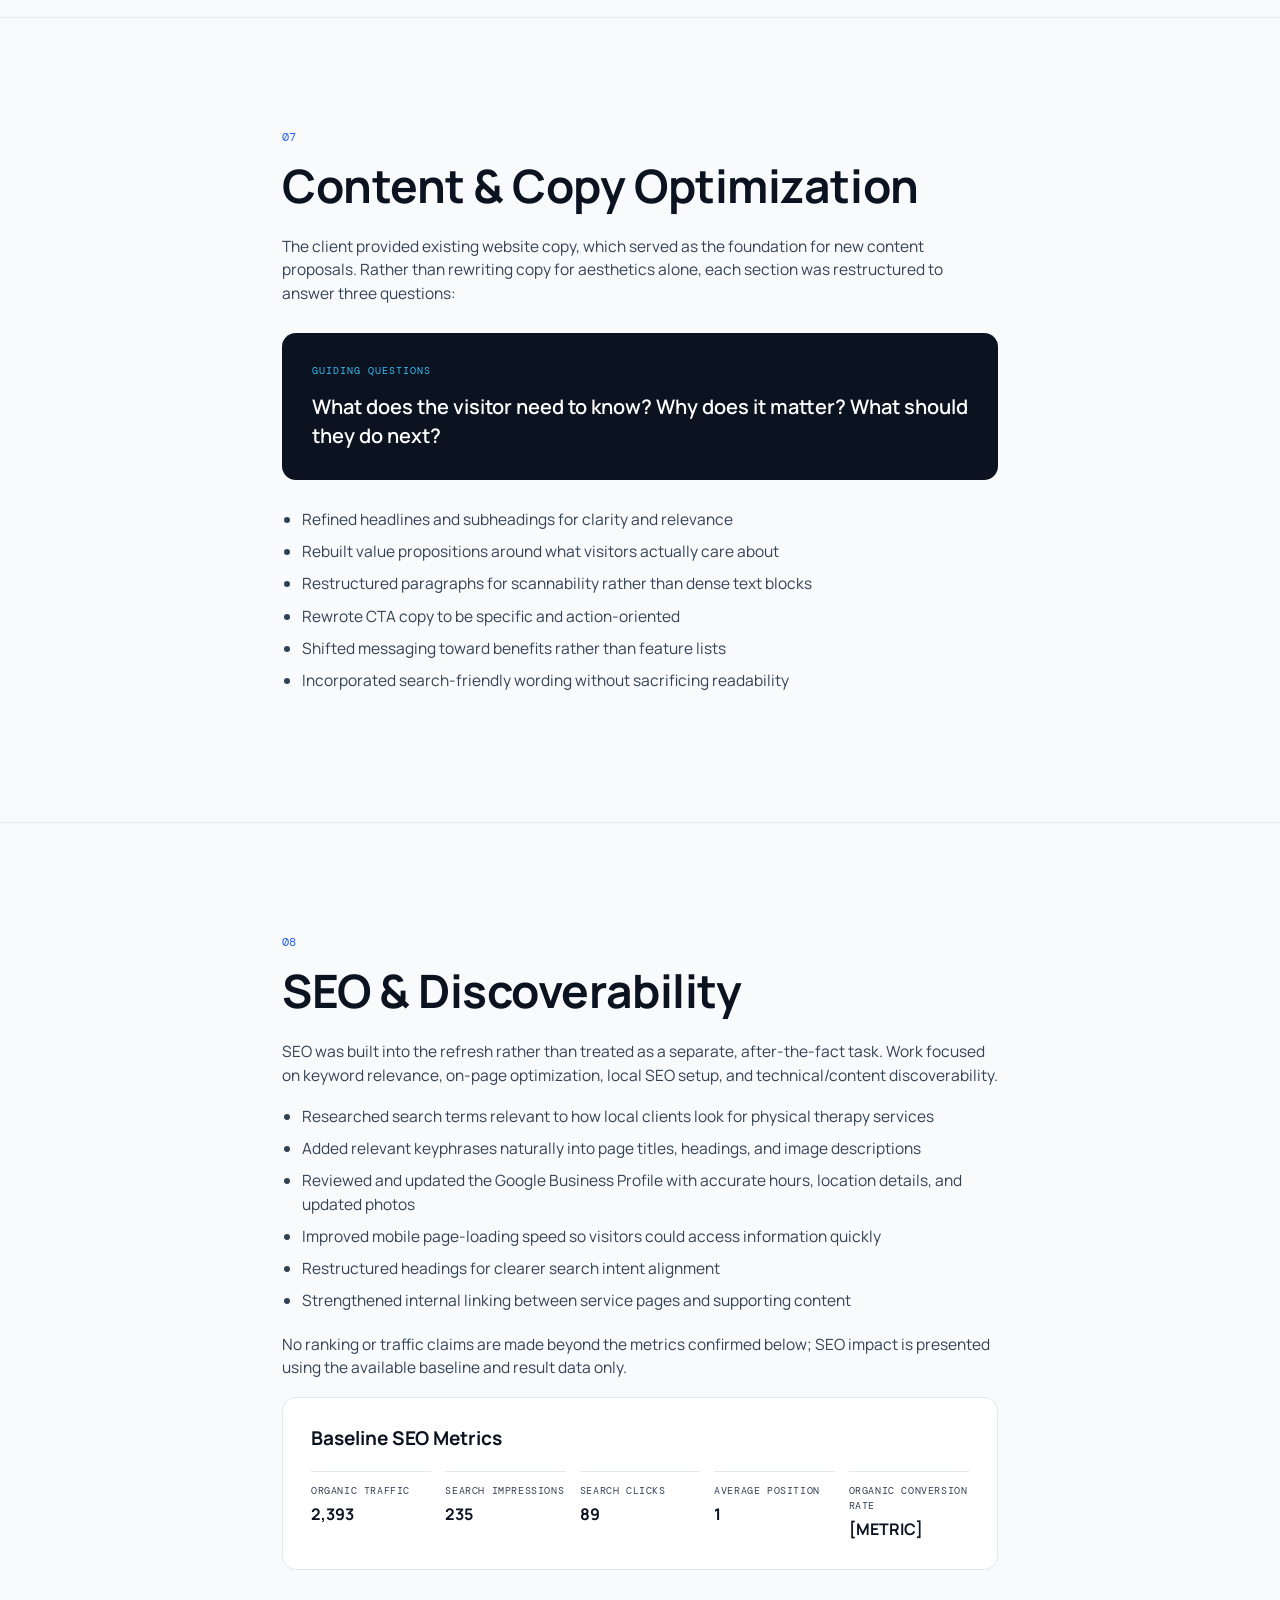
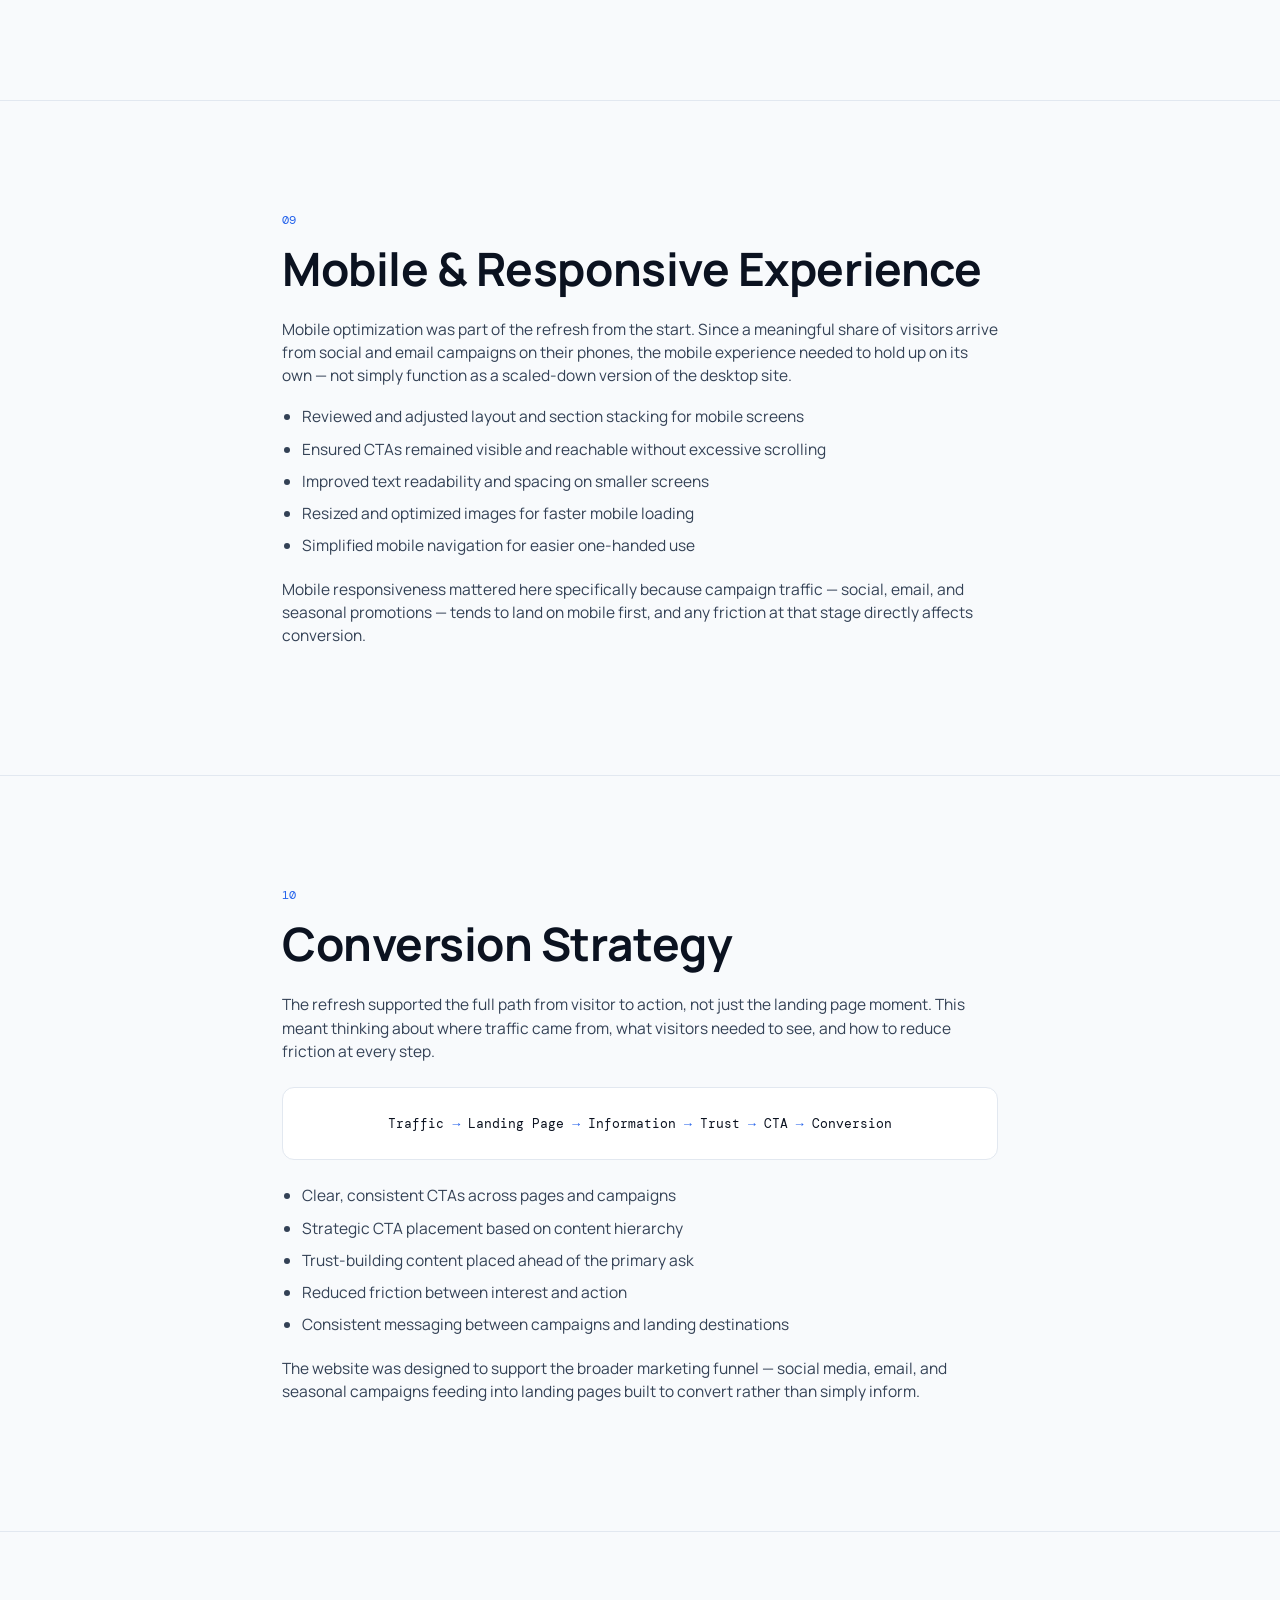
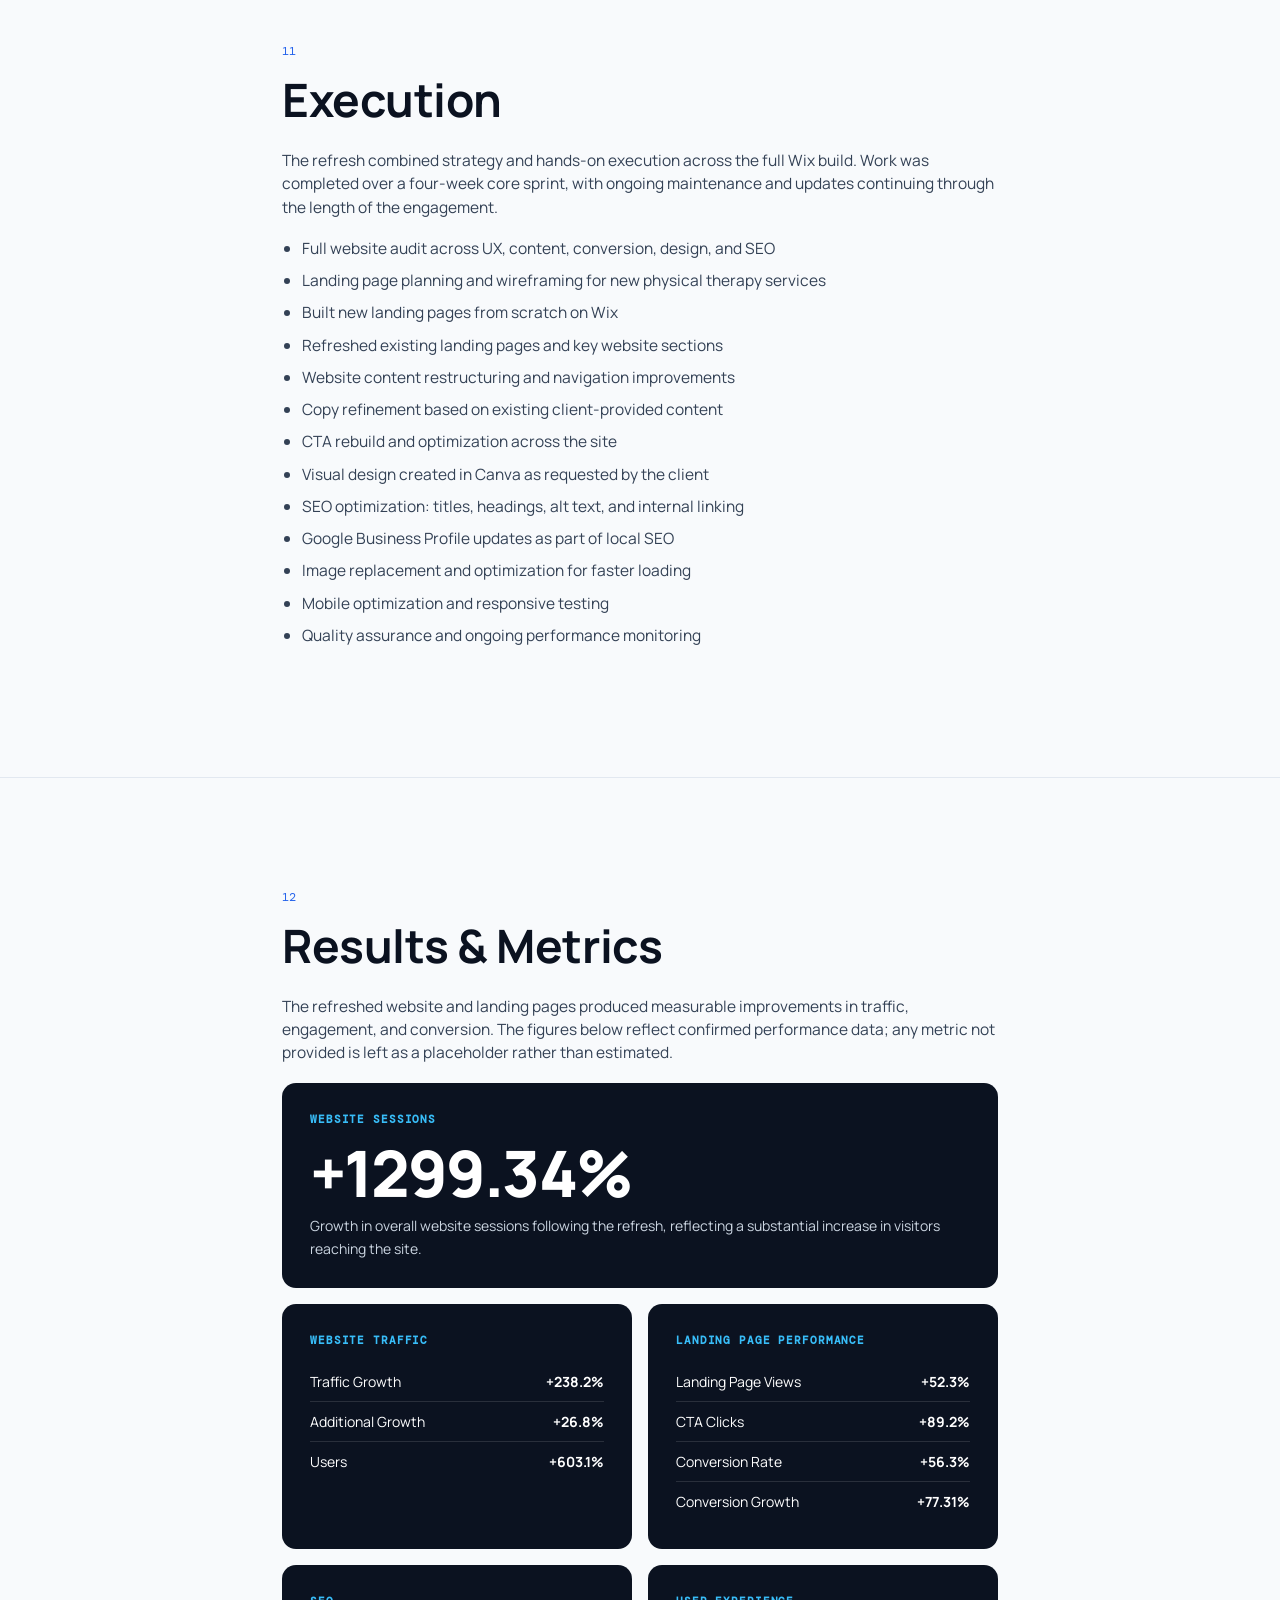
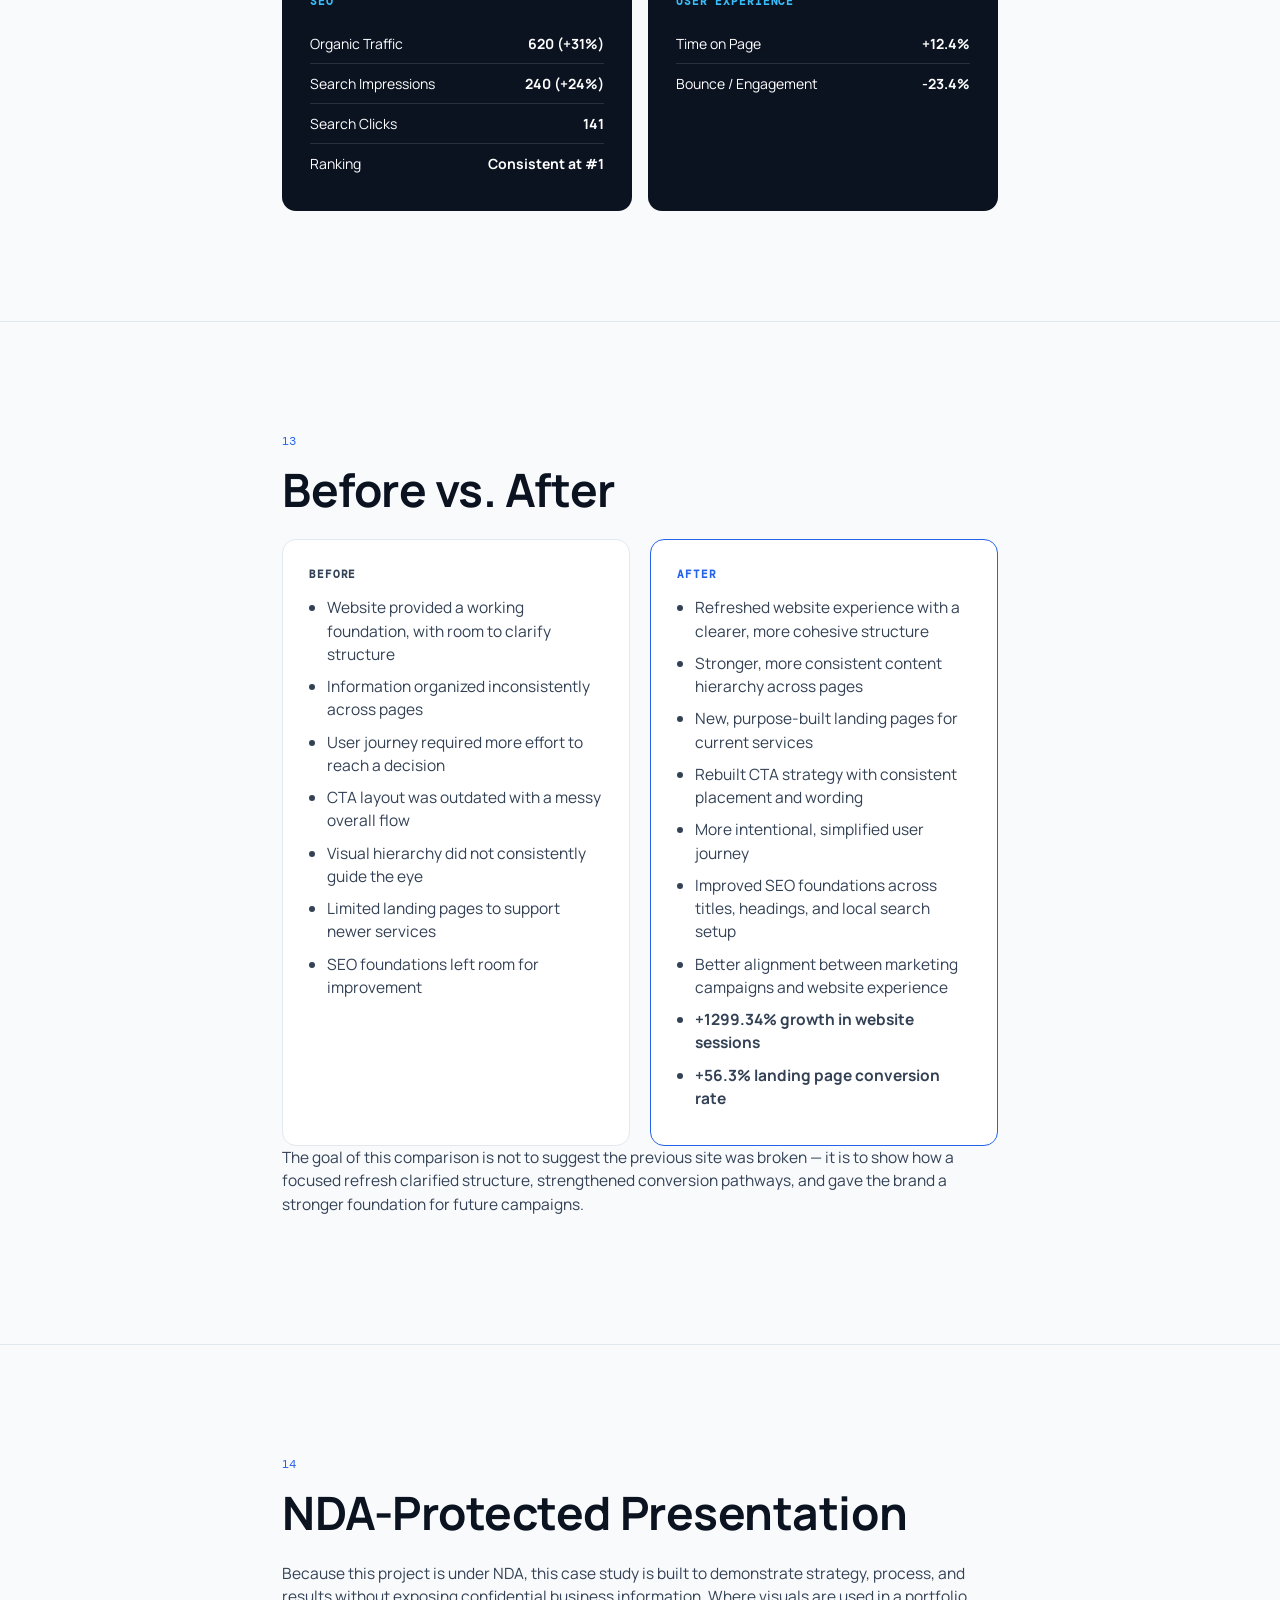
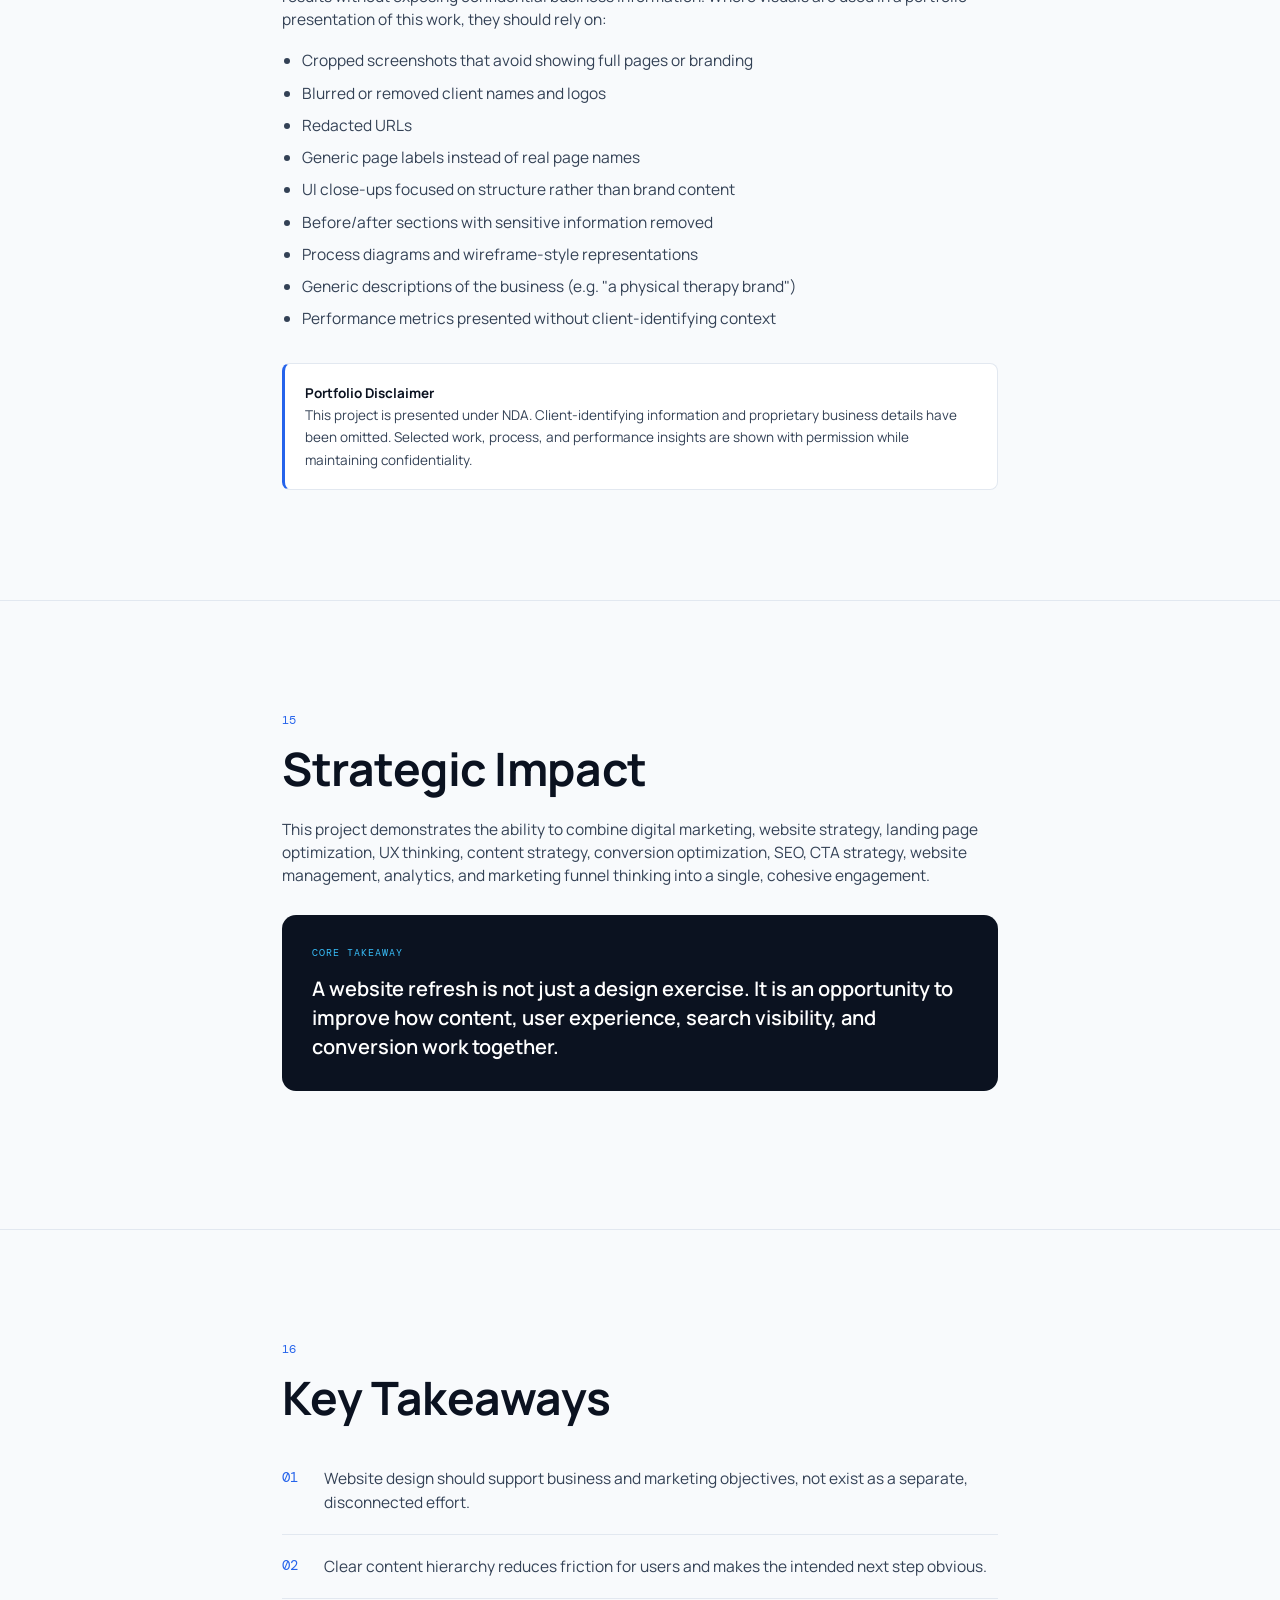
<file: case-study-landing-page-reset.html>
<!DOCTYPE html>
<html lang="en">
<head>
<meta charset="UTF-8">
<meta name="viewport" content="width=device-width, initial-scale=1.0">
<title>Landing Page & Website Refresh — Case Study | Peter Cadimas</title>
<meta name="description" content="An NDA-protected Landing Page & Website Refresh case study by Peter Cadimas focused on UX, content architecture, CTA strategy, SEO, and conversion-focused web design.">
<link rel="preconnect" href="https://fonts.googleapis.com">
<link rel="preconnect" href="https://fonts.gstatic.com" crossorigin>
<link href="https://fonts.googleapis.com/css2?family=Manrope:wght@400;500;600;700;800&family=DM+Mono:wght@400;500&display=swap" rel="stylesheet">
<style>
  :root{
    --navy:#0B1220;
    --blue:#2563EB;
    --sky:#38BDF8;
    --bg:#F8FAFC;
    --slate:#334155;
    --white:#FFFFFF;
    --border:#E2E8F0;
    --max:1160px;
    --content-max:780px;
  }
  *{
    margin:0;
    padding:0;
    box-sizing:border-box;
  }
  html{
    scroll-behavior:smooth;
  }
  body{
    font-family:'Manrope',sans-serif;
    background:var(--bg);
    color:var(--slate);
    -webkit-font-smoothing:antialiased;
    line-height:1.5;
  }
  a{
    color:inherit;
    text-decoration:none;
  }
  ul{
    list-style:none;
  }
  img{
    max-width:100%;
    display:block;
  }
  .mono{
    font-family:'DM Mono',monospace;
  }
  .wrap{
    max-width:var(--max);
    margin:0 auto;
    padding:0 32px;
  }
  .content{
    max-width:var(--content-max);
    margin:0 auto;
    padding:0 32px;
  }
  @media(max-width:640px){
    .wrap,
    .content{
      padding:0 20px;
    }
  }
  /* ---------- utility ---------- */
  .eyebrow{
    font-family:'DM Mono',monospace;
    font-size:12.5px;
    letter-spacing:.12em;
    text-transform:uppercase;
    color:var(--blue);
    display:flex;
    align-items:center;
    gap:10px;
  }
  .eyebrow::before{
    content:"";
    width:14px;
    height:1px;
    background:var(--blue);
    display:inline-block;
  }
  /* ---------- nav ---------- */
  header{
    position:sticky;
    top:0;
    z-index:100;
    min-height:90px;
    display:flex;
    align-items:center;
    background:rgba(248,250,252,.85);
    backdrop-filter:blur(10px);
    border-bottom:1px solid var(--border);
  }
  nav{
    width:100%;
    display:flex;
    align-items:center;
    padding:20px 0;
  }
  .logo{
    font-weight:800;
    font-size:16px;
    letter-spacing:.02em;
    color:var(--navy);
    display:flex;
    align-items:center;
    gap:12px;
  }
  .avatar{
    width:36px;
    height:36px;
    border-radius:50%;
    background:var(--border);
    border:1px solid #CBD5E1;
    flex-shrink:0;
  }
  .back-link{
    margin-left:auto;
    font-size:13px;
    font-weight:700;
    color:var(--navy);
    display:flex;
    align-items:center;
    gap:6px;
    transition:color .2s;
  }
  .back-link:hover{
    color:var(--blue);
  }
  /* ---------- hero ---------- */
  .cs-hero{
    padding:120px 0 100px;
    position:relative;
    overflow:hidden;
    border-bottom:1px solid var(--border);
  }
  .cs-hero::before{
    content:"";
    position:absolute;
    top:-200px;
    right:-200px;
    width:600px;
    height:600px;
    background:radial-gradient(
      circle,
      rgba(37,99,235,.10) 0%,
      rgba(56,189,248,0) 70%
    );
    pointer-events:none;
  }
  .cs-hero .content{
    max-width:var(--content-max);
    position:relative;
    z-index:1;
  }
  .cs-hero h1{
    font-weight:800;
    font-size:clamp(38px,5vw,54px);
    line-height:1.06;
    letter-spacing:-.02em;
    color:var(--navy);
    margin:22px 0;
  }
  .cs-hero .lede{
    font-size:18px;
    color:var(--slate);
    max-width:650px;
  }
  .cs-tags{
    display:flex;
    gap:10px;
    flex-wrap:wrap;
    margin-top:32px;
  }
  .cs-tag{
    font-family:'DM Mono',monospace;
    font-size:11px;
    letter-spacing:.04em;
    padding:6px 12px;
    border-radius:6px;
    background:var(--white);
    border:1px solid var(--border);
    color:var(--slate);
  }
  .nda-note{
    margin-top:32px;
    font-size:13.5px;
    line-height:1.65;
    color:var(--slate);
    background:var(--white);
    border:1px solid var(--border);
    border-left:3px solid var(--blue);
    border-radius:8px;
    padding:18px 20px;
  }
  .nda-note strong{
    color:var(--navy);
    font-weight:700;
  }
  /* ---------- snapshot ---------- */
  .snapshot{
    max-width:var(--content-max);
    margin:0 auto;
    padding:0 32px;
    transform:translateY(-1px);
  }
  @media(max-width:640px){
    .snapshot{
      padding:0 20px;
    }
  }
  .snapshot-grid{
    display:grid;
    grid-template-columns:repeat(5,1fr);
    border:1px solid var(--border);
    border-radius:14px;
    overflow:hidden;
    background:var(--border);
    gap:1px;
    box-shadow:0 16px 40px -30px rgba(11,18,32,.15);
  }
  @media(max-width:760px){
    .snapshot-grid{
      grid-template-columns:repeat(2,1fr);
    }
  }
  .snap-cell{
    background:var(--white);
    padding:20px 18px;
  }
  .snap-cell .label{
    font-family:'DM Mono',monospace;
    font-size:10.5px;
    letter-spacing:.08em;
    text-transform:uppercase;
    color:var(--slate);
    margin-bottom:6px;
  }
  .snap-cell .val{
    font-size:14px;
    font-weight:700;
    color:var(--navy);
  }
  /* ---------- sections ---------- */
  .cs-section{
    padding:110px 0;
    border-bottom:1px solid var(--border);
  }
  @media(max-width:760px){
    .cs-section{
      padding:70px 0;
    }
  }
  .cs-section:last-of-type{
    border-bottom:none;
  }
  .cs-section .content{
    max-width:var(--content-max);
  }
  .cs-section .num{
    font-family:'DM Mono',monospace;
    font-size:12px;
    color:var(--blue);
    margin-bottom:14px;
    display:block;
  }
  .cs-section h2{
    font-weight:700;
    font-size:clamp(30px,4vw,46px);
    line-height:1.15;
    color:var(--navy);
    letter-spacing:-.01em;
    margin-bottom:22px;
  }
  .cs-section h3{
    font-weight:700;
    font-size:19px;
    line-height:1.3;
    color:var(--navy);
    margin:32px 0 10px;
  }
  .cs-section p{
    font-size:15.5px;
    color:var(--slate);
    margin-bottom:18px;
  }
  .cs-section ul{
    margin:0 0 20px;
    padding-left:20px;
    list-style:disc;
  }
  .cs-section ul li{
    font-size:15.5px;
    color:var(--slate);
    margin-bottom:9px;
  }
  /* ---------- quote ---------- */
  .strategy-quote{
    background:var(--navy);
    color:var(--white);
    border-radius:14px;
    padding:30px;
    margin:28px 0;
  }
  .strategy-quote .quote-label{
    font-family:'DM Mono',monospace;
    font-size:10px;
    letter-spacing:.1em;
    text-transform:uppercase;
    color:var(--sky);
    margin-bottom:14px;
  }
  .strategy-quote p{
    color:var(--white);
    font-size:20px;
    line-height:1.45;
    font-weight:600;
    margin:0;
  }
  /* ---------- flow ---------- */
  .flow{
    font-family:'DM Mono',monospace;
    font-size:13px;
    color:var(--navy);
    background:var(--white);
    border:1px solid var(--border);
    border-radius:12px;
    padding:22px;
    text-align:center;
    line-height:2.1;
    margin:24px 0;
  }
  .flow .arrow{
    color:var(--blue);
  }
  /* ---------- cards ---------- */
  .audit-card{
    background:var(--white);
    border:1px solid var(--border);
    border-radius:14px;
    padding:28px;
    margin-bottom:20px;
    transition:
      transform .2s ease,
      box-shadow .2s ease,
      border-color .2s ease;
  }
  .audit-card:hover{
    transform:translateY(-2px);
    box-shadow:0 18px 40px -28px rgba(11,18,32,.18);
    border-color:#CBD5E1;
  }
  .audit-card h3{
    margin-top:0;
  }
  /* ---------- KPI ---------- */
  .kpi-row{
    display:grid;
    grid-template-columns:repeat(auto-fit,minmax(120px,1fr));
    gap:14px;
    margin-top:20px;
  }
  .kpi{
    border-top:1px solid var(--border);
    padding-top:11px;
  }
  .kpi .k-label{
    font-family:'DM Mono',monospace;
    font-size:10px;
    letter-spacing:.06em;
    text-transform:uppercase;
    color:var(--slate);
  }
  .kpi .k-val{
    font-size:16px;
    font-weight:700;
    color:var(--navy);
    margin-top:4px;
  }
  /* ---------- pillar list ---------- */
  .pillar-list{
    display:flex;
    flex-direction:column;
    gap:14px;
  }
  .pillar-item{
    background:var(--white);
    border:1px solid var(--border);
    border-radius:12px;
    padding:22px;
    transition:
      transform .2s ease,
      box-shadow .2s ease,
      border-color .2s ease;
  }
  .pillar-item:hover{
    transform:translateY(-2px);
    box-shadow:0 18px 40px -28px rgba(11,18,32,.16);
    border-color:#CBD5E1;
  }
  .pillar-item .p-name{
    font-weight:700;
    color:var(--navy);
    font-size:15px;
    margin-bottom:6px;
  }
  .pillar-item .p-detail{
    font-size:14px;
    color:var(--slate);
  }
  .pillar-item .p-detail strong{
    color:var(--navy);
  }
  /* ---------- results ---------- */
  .results-grid{
    display:grid;
    grid-template-columns:repeat(2,1fr);
    gap:16px;
  }
  @media(max-width:640px){
    .results-grid{
      grid-template-columns:1fr;
    }
  }
  .result-card{
    background:var(--navy);
    color:var(--white);
    border-radius:14px;
    padding:28px;
  }
  .result-card.primary{
    grid-column:span 2;
  }
  @media(max-width:640px){
    .result-card.primary{
      grid-column:span 1;
    }
  }
  .result-card h4{
    font-family:'DM Mono',monospace;
    font-size:11px;
    letter-spacing:.08em;
    text-transform:uppercase;
    color:var(--sky);
    margin-bottom:14px;
  }
  .result-card .big-number{
    font-size:clamp(42px,7vw,64px);
    line-height:1;
    font-weight:800;
    color:var(--white);
    letter-spacing:-.03em;
    margin:6px 0 10px;
  }
  .result-card .result-description{
    font-size:14px;
    line-height:1.6;
    color:#CBD5E1;
    margin:0;
  }
  .result-card .r-row{
    display:flex;
    justify-content:space-between;
    padding:9px 0;
    border-top:1px solid rgba(255,255,255,.12);
    font-size:14px;
    gap:20px;
  }
  .result-card .r-row:first-of-type{
    border-top:none;
  }
  .result-card .r-row .r-val{
    font-weight:700;
    color:var(--white);
    text-align:right;
  }
  /* ---------- before after ---------- */
  .ba-grid{
    display:grid;
    grid-template-columns:1fr 1fr;
    gap:20px;
  }
  @media(max-width:640px){
    .ba-grid{
      grid-template-columns:1fr;
    }
  }
  .ba-card{
    border:1px solid var(--border);
    border-radius:14px;
    padding:26px;
    background:var(--white);
  }
  .ba-card.after{
    border-color:var(--blue);
  }
  .ba-card h4{
    font-family:'DM Mono',monospace;
    font-size:11px;
    letter-spacing:.08em;
    text-transform:uppercase;
    color:var(--slate);
    margin-bottom:14px;
  }
  .ba-card.after h4{
    color:var(--blue);
  }
  .ba-card ul{
    padding-left:18px;
    margin:0;
    list-style:disc;
  }
  .ba-card li{
    font-size:14px;
    color:var(--slate);
    margin-bottom:9px;
  }
  /* ---------- takeaways ---------- */
  .takeaway{
    display:flex;
    gap:16px;
    align-items:flex-start;
    padding:20px 0;
    border-top:1px solid var(--border);
  }
  .takeaway:first-of-type{
    border-top:none;
  }
  .takeaway .t-num{
    font-family:'DM Mono',monospace;
    color:var(--blue);
    font-size:14px;
    flex-shrink:0;
    width:26px;
  }
  .takeaway p{
    margin:0;
    font-size:15.5px;
    color:var(--slate);
  }
  /* ---------- visual placeholder ---------- */
  .visual-slot{
    border:1px dashed #CBD5E1;
    border-radius:12px;
    background:var(--white);
    padding:30px;
    text-align:center;
    margin:28px 0 0;
  }
  .visual-slot .v-label{
    font-family:'DM Mono',monospace;
    font-size:11px;
    letter-spacing:.06em;
    text-transform:uppercase;
    color:var(--blue);
  }
  .visual-slot .v-desc{
    font-size:13.5px;
    color:var(--slate);
    margin-top:8px;
    max-width:500px;
    margin-left:auto;
    margin-right:auto;
  }
  /* ---------- footer CTA ---------- */
  .cs-footer-section{
    padding:20px 0 110px;
  }
  @media(max-width:760px){
    .cs-footer-section{
      padding:10px 0 70px;
    }
  }
  .cs-footer-cta{
    background:var(--navy);
    border-radius:28px;
    max-width:var(--max);
    margin:0 auto;
    padding:90px 60px;
    text-align:center;
    position:relative;
    overflow:hidden;
  }
  .cs-footer-cta::before{
    content:"";
    position:absolute;
    bottom:-150px;
    left:50%;
    transform:translateX(-50%);
    width:500px;
    height:400px;
    background:radial-gradient(
      circle,
      rgba(37,99,235,.25),
      rgba(56,189,248,0) 70%
    );
  }
  @media(max-width:760px){
    .cs-footer-cta{
      padding:60px 28px;
      border-radius:20px;
    }
  }
  .cs-footer-cta .inner{
    position:relative;
    z-index:1;
  }
  .cs-footer-cta .eyebrow{
    justify-content:center;
    color:var(--sky);
  }
  .cs-footer-cta .eyebrow::before{
    background:var(--sky);
  }
  .cs-footer-cta h2{
    font-size:clamp(30px,5vw,52px);
    line-height:1.1;
    color:var(--white);
    margin:20px auto 28px;
    max-width:640px;
    font-weight:800;
    letter-spacing:-.01em;
  }
  .btn{
    display:inline-flex;
    align-items:center;
    gap:8px;
    padding:14px 26px;
    border-radius:11px;
    font-size:14px;
    font-weight:600;
    font-family:'Manrope',sans-serif;
    cursor:pointer;
    transition:all .2s ease;
    border:1px solid transparent;
  }
  .btn-primary{
    background:var(--blue);
    color:var(--white);
  }
  .btn-primary:hover{
    background:var(--sky);
    color:var(--navy);
  }
  .btn-secondary{
    background:transparent;
    border:1px solid rgba(255,255,255,.3);
    color:var(--white);
  }
  .btn-secondary:hover{
    background:var(--white);
    color:var(--navy);
  }
  .cta-actions{
    display:flex;
    gap:14px;
    justify-content:center;
    flex-wrap:wrap;
  }
  /* ---------- footer ---------- */
  footer.site-footer{
    padding:0 0 40px;
  }
  .footer-inner{
    max-width:var(--max);
    margin:0 auto;
    padding:0 32px;
    display:flex;
    justify-content:space-between;
    align-items:center;
    flex-wrap:wrap;
    gap:16px;
  }
  .footer-inner .mono{
    font-size:12.5px;
    color:var(--slate);
  }
  @media(max-width:640px){
    .footer-inner{
      padding:0 20px;
    }
  }
  /* ---------- focus ---------- */
  a:focus-visible,
  button:focus-visible{
    outline:2px solid var(--blue);
    outline-offset:3px;
    border-radius:4px;
  }
  /* ---------- reduced motion ---------- */
  @media(prefers-reduced-motion:reduce){
    html{
      scroll-behavior:auto;
    }
    .audit-card,
    .pillar-item{
      transition:none;
    }
  }
</style>
</head>
<body>
<header>
  <nav class="wrap">
    <div class="logo">
      <img src="PeterCadimasHeadshot.png" class="avatar" alt="Peter Cadimas">
      PETER CADIMAS
    </div>
    <a href="index.html#work" class="back-link">
      ← BACK TO WORK
    </a>
  </nav>
</header>
<main>
  <!-- =========================================================
       HERO
  ========================================================== -->
  <section class="cs-hero">
    <div class="content">
      <div class="eyebrow">
        CASE STUDY 03 / WEBSITE &amp; LANDING PAGE REFRESH
      </div>
      <h1>
        Landing Page &amp; Website Refresh — turning a functional website into a conversion-focused digital asset.
      </h1>
      <p class="lede">
        A strategic website and landing page refresh for an NDA-protected physical
        therapy brand, focused on clearer content hierarchy, stronger calls-to-action,
        improved user experience, and a more cohesive connection between marketing
        campaigns and the website itself.
      </p>
      <div class="cs-tags">
        <span class="cs-tag">PHYSICAL THERAPY</span>
        <span class="cs-tag">WEBSITE REFRESH</span>
        <span class="cs-tag">LANDING PAGE OPTIMIZATION</span>
        <span class="cs-tag">UX STRATEGY</span>
        <span class="cs-tag">CONVERSION DESIGN</span>
        <span class="cs-tag">SEO</span>
        <span class="cs-tag">WIX</span>
      </div>
      <div class="nda-note">
        <strong>Client Confidentiality Notice</strong><br>
        This project is presented under NDA. Client-identifying information and
        proprietary business details have been omitted. Selected work, process,
        and performance insights are shown with permission while maintaining
        confidentiality. The client is referred to throughout as an
        <strong>NDA-protected physical therapy brand</strong>.
      </div>
    </div>

  <!-- =========================================================
       PROJECT SNAPSHOT
  ========================================================== -->
  <div class="snapshot">
    <div class="snapshot-grid">
      <div class="snap-cell" style="margin-top: 20px;">
        <div class="label">Industry</div>
        <div class="val">Physical Therapy</div>
      </div>
      <div class="snap-cell">
        <div class="label">Platform</div>
        <div class="val">Wix</div>
      </div>
      <div class="snap-cell">
        <div class="label">Role</div>
        <div class="val">Web &amp; Landing Page Developer</div>
      </div>
      <div class="snap-cell">
        <div class="label">Duration</div>
        <div class="val">Mar 2026 – Jul 2026</div>
      </div>
      <div class="snap-cell">
        <div class="label">Focus</div>
        <div class="val">UX · Conversion · SEO</div>
      </div>
    </div>
  </div>
</section>
  <!-- =========================================================
       01 OVERVIEW
  ========================================================== -->
  <section class="cs-section">
    <div class="content">
      <span class="num mono">01</span>
      <h2>
        Overview
      </h2>
      <p>
        The Landing Page &amp; Website Refresh was approached as a strategic
        website initiative rather than a visual redesign. The client, an
        NDA-protected physical therapy brand, had an existing website that
        provided a solid foundation, but there was an opportunity to make the
        experience clearer, more intuitive, and more directly connected to the
        brand's marketing efforts.
      </p>
      <p>
        The goal was to improve how visitors move through the website, understand
        the brand's services, find relevant information, and take the next step —
        whether that meant booking a call, submitting a form, or claiming an
        offer. New landing pages were also built from scratch to support newly
        launched physical therapy services, while the broader site was refreshed
        to bring structure, content, and conversion pathways into alignment.
      </p>
      <div class="audit-card">
        <h3>
          Project Snapshot
        </h3>
        <div class="kpi-row">
          <div class="kpi">
            <div class="k-label">Client</div>
            <div class="k-val">NDA</div>
          </div>
          <div class="kpi">
            <div class="k-label">Industry</div>
            <div class="k-val">Physical Therapy</div>
          </div>
          <div class="kpi">
            <div class="k-label">Project</div>
            <div class="k-val">Landing Page &amp; Website Refresh</div>
          </div>
          <div class="kpi">
            <div class="k-label">Role</div>
            <div class="k-val">Web &amp; Landing Page Developer</div>
          </div>
          <div class="kpi">
            <div class="k-label">Platform</div>
            <div class="k-val">Wix</div>
          </div>
          <div class="kpi">
            <div class="k-label">Duration</div>
            <div class="k-val">Mar 2026 – Jul 2026</div>
          </div>
          <div class="kpi">
            <div class="k-label">Core Focus</div>
            <div class="k-val">UX · Content · Conversion · Structure · Funnels · Automations</div>
          </div>
          <div class="kpi">
            <div class="k-label">Outcome</div>
            <div class="k-val">Stronger flows, cleaner UI, more consistent conversion</div>
          </div>
        </div>
      </div>
      <div class="visual-slot" style="display: none;">
        <div class="v-label">
          Suggested Visual
        </div>
        <div class="v-desc">
          Cropped, client-blurred screenshot of the refreshed homepage or a
          representative landing page, showing overall layout and hierarchy
          without exposing brand identity.
        </div>
      </div>
    </div>
  </section>
  <!-- =========================================================
       02 CHALLENGE
  ========================================================== -->
  <section class="cs-section">
    <div class="content">
      <span class="num mono">02</span>
      <h2>
        The Challenge
      </h2>
      <p>
        The existing digital experience provided a foundation, but there was an
        opportunity to make the website clearer, more intuitive, and more
        conversion-focused. As the brand introduced new physical therapy
        services and leaned further into digital marketing campaigns, the
        website needed to keep pace with that growth.
      </p>
      <div class="strategy-quote">
        <div class="quote-label">
          Strategic Question
        </div>
        <p>
          “How can the website and its landing pages be refreshed so that
          every visitor understands the offer, trusts the brand, and knows
          exactly what to do next?”
        </p>
      </div>
      <ul>
        <li>Information could be organized more clearly across the site</li>
        <li>Landing page structure could be strengthened to support new services</li>
        <li>Important information needed stronger visual hierarchy</li>
        <li>Calls-to-action could be more prominent and consistent</li>
        <li>The user journey could be simplified from arrival to action</li>
        <li>Content could be made easier to scan on desktop and mobile</li>
        <li>Website sections needed better alignment with visitor intent</li>
        <li>The site needed to better support ongoing marketing campaigns</li>
        <li>Landing pages needed a stronger connection between content and conversion</li>
      </ul>
    </div>
  </section>
  <!-- =========================================================
       03 WEBSITE AUDIT
  ========================================================== -->
  <section class="cs-section">
    <div class="content">
      <span class="num mono">03</span>
      <h2>
        Website Audit
      </h2>
      <p>
        Before any changes were made, the existing website was reviewed using
        Wix Analytics and Google Search Console/Analytics to understand how
        visitors were actually using the site. The audit covered UX, content,
        conversion pathways, visual design, and SEO.
      </p>
      <div class="audit-card">
        <h3>UX</h3>
        <ul>
          <li>Navigation and information architecture</li>
          <li>Overall user journey from landing to action</li>
          <li>Content hierarchy and page structure</li>
          <li>Mobile experience and readability</li>
          <li>Ease of finding key information</li>
          <li>Points of friction between interest and action</li>
        </ul>
      </div>
      <div class="audit-card">
        <h3>Content</h3>
        <ul>
          <li>Headlines and supporting copy</li>
          <li>Content organization and messaging clarity</li>
          <li>Relevance to visitor intent</li>
          <li>Scannability and content length</li>
          <li>Content hierarchy across pages</li>
        </ul>
      </div>
      <div class="audit-card">
        <h3>Conversion</h3>
        <ul>
          <li>CTA placement, wording, and visibility</li>
          <li>Number of competing calls-to-action</li>
          <li>Overall conversion pathways</li>
          <li>Landing page structure</li>
          <li>Booking, form, and offer opportunities</li>
        </ul>
      </div>
      <div class="audit-card">
        <h3>Visual Design</h3>
        <ul>
          <li>Typography, spacing, and layout</li>
          <li>Image placement and section hierarchy</li>
          <li>Brand consistency and visual balance</li>
          <li>Mobile responsiveness</li>
        </ul>
      </div>
      <div class="audit-card">
        <h3>SEO</h3>
        <ul>
          <li>Page titles and meta descriptions</li>
          <li>Heading structure and keyword relevance</li>
          <li>Image alt text and internal linking</li>
          <li>Search intent and content structure</li>
        </ul>
      </div>
      <div class="audit-card">
        <h3>Baseline Metrics — March 2026</h3>
        <div class="kpi-row">
          <div class="kpi">
            <div class="k-label">Website Sessions</div>
            <div class="k-val">434</div>
          </div>
          <div class="kpi">
            <div class="k-label">Landing Page Views</div>
            <div class="k-val">808</div>
          </div>
          <div class="kpi">
            <div class="k-label">Engagement / Bounce</div>
            <div class="k-val">64%</div>
          </div>
          <div class="kpi">
            <div class="k-label">Conversion Rate</div>
            <div class="k-val">11%</div>
          </div>
          <div class="kpi">
            <div class="k-label">CTA Clicks</div>
            <div class="k-val">223</div>
          </div>
        </div>
      </div>
      <div class="visual-slot" style="display: none;">
        <div class="v-label">
          Suggested Visual
        </div>
        <div class="v-desc">
          Redacted analytics screenshot from Wix Analytics or Google Analytics
          showing the baseline period, with client-identifying details removed.
        </div>
      </div>
    </div>
  </section>
  <!-- =========================================================
       04 STRATEGY
  ========================================================== -->
  <section class="cs-section">
    <div class="content">
      <span class="num mono">04</span>
      <h2>
        Strategy
      </h2>
      <p>
        The website was treated as part of a larger digital marketing ecosystem
        rather than an isolated design project. Every page needed to work
        alongside social, email, and seasonal campaigns rather than exist as a
        separate destination visitors landed on and left.
      </p>
      <div class="strategy-quote">
        <div class="quote-label">
          The Strategic Framework
        </div>
        <p>
          Clarity → User Experience → Trust → Action
        </p>
      </div>
      <p>
        The refresh was designed to help every visitor:
      </p>
      <ul>
        <li>Understand what the brand offers</li>
        <li>Identify relevant information quickly</li>
        <li>Build trust in the brand and its services</li>
        <li>Find the next step without confusion</li>
        <li>Take action with minimal friction</li>
      </ul>
      <p>
        Balancing user needs, brand positioning, content, SEO, conversion, and
        visual presentation meant no single discipline was prioritized at the
        expense of another — the website needed to look credible, read clearly,
        rank reasonably, and convert consistently.
      </p>
    </div>
  </section>
  <!-- =========================================================
       05 LANDING PAGE STRATEGY
  ========================================================== -->
  <section class="cs-section">
    <div class="content">
      <span class="num mono">05</span>
      <h2>
        Landing Page Strategy
      </h2>
      <p>
        New landing pages were built from scratch to support newly launched
        physical therapy services, alongside a refresh of existing pages. Each
        landing page was designed around a clear above-the-fold experience and
        a logical content progression.
      </p>
      <h3>Above-the-Fold Experience</h3>
      <p>
        The top section of each landing page was designed to immediately
        communicate who the brand is, what it offers, who it serves, why the
        visitor should care, and what action to take next — without requiring
        any scrolling to understand the offer.
      </p>
      <h3>Content Hierarchy</h3>
      <div class="flow">
        Headline
        <span class="arrow">→</span>
        Value Proposition
        <span class="arrow">→</span>
        Supporting Information
        <br>
        <span class="arrow">↓</span>
        <br>
        Benefits / Services
        <span class="arrow">→</span>
        Social Proof / Trust
        <span class="arrow">→</span>
        CTA
        <br>
        <span class="arrow">↓</span>
        <br>
        Additional Information
        <span class="arrow">→</span>
        Final CTA
      </div>
      <h3>CTA Strategy</h3>
      <p>
        The previous CTA experience relied on an outdated layout with a messy
        overall flow, which made the intended next step less obvious. CTAs
        were rebuilt around clear, consistent placement and wording tied to
        the primary conversion actions: booking a call, submitting a form,
        or claiming a freebie/offer.
      </p>
      <ul>
        <li>Clear CTA placement at logical points in the page</li>
        <li>Action-oriented CTA wording matched to visitor intent</li>
        <li>A single primary action per page, with secondary actions supporting it</li>
        <li>Reduced decision friction by limiting competing choices</li>
        <li>Important CTAs repeated at logical points further down the page</li>
      </ul>
      <div class="strategy-quote">
        <div class="quote-label">
          Intended Journey
        </div>
        <p>
          Landing Page → CTA → Next Step → Conversion
        </p>
      </div>
    </div>
  </section>
  <!-- =========================================================
       06 WEBSITE REFRESH & CONTENT ARCHITECTURE
  ========================================================== -->
  <section class="cs-section">
    <div class="content">
      <span class="num mono">06</span>
      <h2>
        Website Refresh &amp; Content Architecture
      </h2>
      <p>
        Beyond individual landing pages, the broader website was refreshed to
        function as a more useful marketing asset. Work spanned the homepage,
        navigation, header and footer, service pages, forms, and internal
        linking structure.
      </p>
      <ul>
        <li>Reorganized page structure and navigation for easier wayfinding</li>
        <li>Refreshed homepage and key service pages</li>
        <li>Rebuilt header and footer structure for consistency across pages</li>
        <li>Clarified content hierarchy so key information surfaces sooner</li>
        <li>Strengthened contact and booking pathways</li>
        <li>Improved internal linking between related pages and content</li>
        <li>Aligned CTAs across the site rather than treating each page in isolation</li>
      </ul>
      <p>
        The result was a website that felt more cohesive from page to page,
        with a consistent structure that made it easier for visitors to
        navigate and easier for the brand to maintain going forward.
      </p>
    </div>
  </section>
  <!-- =========================================================
       07 CONTENT & COPY OPTIMIZATION
  ========================================================== -->
  <section class="cs-section">
    <div class="content">
      <span class="num mono">07</span>
      <h2>
        Content &amp; Copy Optimization
      </h2>
      <p>
        The client provided existing website copy, which served as the
        foundation for new content proposals. Rather than rewriting copy for
        aesthetics alone, each section was restructured to answer three
        questions:
      </p>
      <div class="strategy-quote">
        <div class="quote-label">
          Guiding Questions
        </div>
        <p>
          What does the visitor need to know? Why does it matter?
          What should they do next?
        </p>
      </div>
      <ul>
        <li>Refined headlines and subheadings for clarity and relevance</li>
        <li>Rebuilt value propositions around what visitors actually care about</li>
        <li>Restructured paragraphs for scannability rather than dense text blocks</li>
        <li>Rewrote CTA copy to be specific and action-oriented</li>
        <li>Shifted messaging toward benefits rather than feature lists</li>
        <li>Incorporated search-friendly wording without sacrificing readability</li>
      </ul>
    </div>
  </section>
  <!-- =========================================================
       08 SEO & DISCOVERABILITY
  ========================================================== -->
  <section class="cs-section">
    <div class="content">
      <span class="num mono">08</span>
      <h2>
        SEO &amp; Discoverability
      </h2>
      <p>
        SEO was built into the refresh rather than treated as a separate,
        after-the-fact task. Work focused on keyword relevance, on-page
        optimization, local SEO setup, and technical/content discoverability.
      </p>
      <ul>
        <li>Researched search terms relevant to how local clients look for physical therapy services</li>
        <li>Added relevant keyphrases naturally into page titles, headings, and image descriptions</li>
        <li>Reviewed and updated the Google Business Profile with accurate hours, location details, and updated photos</li>
        <li>Improved mobile page-loading speed so visitors could access information quickly</li>
        <li>Restructured headings for clearer search intent alignment</li>
        <li>Strengthened internal linking between service pages and supporting content</li>
      </ul>
      <p>
        No ranking or traffic claims are made beyond the metrics confirmed
        below; SEO impact is presented using the available baseline and
        result data only.
      </p>
      <div class="audit-card">
        <h3>Baseline SEO Metrics</h3>
        <div class="kpi-row">
          <div class="kpi">
            <div class="k-label">Organic Traffic</div>
            <div class="k-val">2,393</div>
          </div>
          <div class="kpi">
            <div class="k-label">Search Impressions</div>
            <div class="k-val">235</div>
          </div>
          <div class="kpi">
            <div class="k-label">Search Clicks</div>
            <div class="k-val">89</div>
          </div>
          <div class="kpi">
            <div class="k-label">Average Position</div>
            <div class="k-val">1</div>
          </div>
          <div class="kpi">
            <div class="k-label">Organic Conversion Rate</div>
            <div class="k-val">[METRIC]</div>
          </div>
        </div>
      </div>
    </div>
  </section>
  <!-- =========================================================
       09 MOBILE & RESPONSIVE EXPERIENCE
  ========================================================== -->
  <section class="cs-section">
    <div class="content">
      <span class="num mono">09</span>
      <h2>
        Mobile &amp; Responsive Experience
      </h2>
      <p>
        Mobile optimization was part of the refresh from the start. Since a
        meaningful share of visitors arrive from social and email campaigns
        on their phones, the mobile experience needed to hold up on its own —
        not simply function as a scaled-down version of the desktop site.
      </p>
      <ul>
        <li>Reviewed and adjusted layout and section stacking for mobile screens</li>
        <li>Ensured CTAs remained visible and reachable without excessive scrolling</li>
        <li>Improved text readability and spacing on smaller screens</li>
        <li>Resized and optimized images for faster mobile loading</li>
        <li>Simplified mobile navigation for easier one-handed use</li>
      </ul>
      <p>
        Mobile responsiveness mattered here specifically because campaign
        traffic — social, email, and seasonal promotions — tends to land on
        mobile first, and any friction at that stage directly affects
        conversion.
      </p>
    </div>
  </section>
  <!-- =========================================================
       10 CONVERSION STRATEGY
  ========================================================== -->
  <section class="cs-section">
    <div class="content">
      <span class="num mono">10</span>
      <h2>
        Conversion Strategy
      </h2>
      <p>
        The refresh supported the full path from visitor to action, not just
        the landing page moment. This meant thinking about where traffic came
        from, what visitors needed to see, and how to reduce friction at every
        step.
      </p>
      <div class="flow">
        Traffic
        <span class="arrow">→</span>
        Landing Page
        <span class="arrow">→</span>
        Information
        <span class="arrow">→</span>
        Trust
        <span class="arrow">→</span>
        CTA
        <span class="arrow">→</span>
        Conversion
      </div>
      <ul>
        <li>Clear, consistent CTAs across pages and campaigns</li>
        <li>Strategic CTA placement based on content hierarchy</li>
        <li>Trust-building content placed ahead of the primary ask</li>
        <li>Reduced friction between interest and action</li>
        <li>Consistent messaging between campaigns and landing destinations</li>
      </ul>
      <p>
        The website was designed to support the broader marketing funnel —
        social media, email, and seasonal campaigns feeding into landing
        pages built to convert rather than simply inform.
      </p>
    </div>
  </section>
  <!-- =========================================================
       11 EXECUTION
  ========================================================== -->
  <section class="cs-section">
    <div class="content">
      <span class="num mono">11</span>
      <h2>
        Execution
      </h2>
      <p>
        The refresh combined strategy and hands-on execution across the full
        Wix build. Work was completed over a four-week core sprint, with
        ongoing maintenance and updates continuing through the length of the
        engagement.
      </p>
      <ul>
        <li>Full website audit across UX, content, conversion, design, and SEO</li>
        <li>Landing page planning and wireframing for new physical therapy services</li>
        <li>Built new landing pages from scratch on Wix</li>
        <li>Refreshed existing landing pages and key website sections</li>
        <li>Website content restructuring and navigation improvements</li>
        <li>Copy refinement based on existing client-provided content</li>
        <li>CTA rebuild and optimization across the site</li>
        <li>Visual design created in Canva as requested by the client</li>
        <li>SEO optimization: titles, headings, alt text, and internal linking</li>
        <li>Google Business Profile updates as part of local SEO</li>
        <li>Image replacement and optimization for faster loading</li>
        <li>Mobile optimization and responsive testing</li>
        <li>Quality assurance and ongoing performance monitoring</li>
      </ul>
    </div>
  </section>
  <!-- =========================================================
       12 RESULTS & METRICS
  ========================================================== -->
  <section class="cs-section">
    <div class="content">
      <span class="num mono">12</span>
      <h2>
        Results &amp; Metrics
      </h2>
      <p>
        The refreshed website and landing pages produced measurable
        improvements in traffic, engagement, and conversion. The figures below
        reflect confirmed performance data; any metric not provided is left
        as a placeholder rather than estimated.
      </p>
      <div class="results-grid">
        <div class="result-card primary">
          <h4>
            Website Sessions
          </h4>
          <div class="big-number">
            +1299.34%
          </div>
          <p class="result-description">
            Growth in overall website sessions following the refresh, reflecting
            a substantial increase in visitors reaching the site.
          </p>
        </div>
        <div class="result-card">
          <h4>Website Traffic</h4>
          <div class="r-row">
            <span>Traffic Growth</span>
            <span class="r-val">+238.2%</span>
          </div>
          <div class="r-row">
            <span>Additional Growth</span>
            <span class="r-val">+26.8%</span>
          </div>
          <div class="r-row">
            <span>Users</span>
            <span class="r-val">+603.1%</span>
          </div>
        </div>
        <div class="result-card">
          <h4>Landing Page Performance</h4>
          <div class="r-row">
            <span>Landing Page Views</span>
            <span class="r-val">+52.3%</span>
          </div>
          <div class="r-row">
            <span>CTA Clicks</span>
            <span class="r-val">+89.2%</span>
          </div>
          <div class="r-row">
            <span>Conversion Rate</span>
            <span class="r-val">+56.3%</span>
          </div>
          <div class="r-row">
            <span>Conversion Growth</span>
            <span class="r-val">+77.31%</span>
          </div>
        </div>
        <div class="result-card">
          <h4>SEO</h4>
          <div class="r-row">
            <span>Organic Traffic</span>
            <span class="r-val">620 (+31%)</span>
          </div>
          <div class="r-row">
            <span>Search Impressions</span>
            <span class="r-val">240 (+24%)</span>
          </div>
          <div class="r-row">
            <span>Search Clicks</span>
            <span class="r-val">141</span>
          </div>
          <div class="r-row">
            <span>Ranking</span>
            <span class="r-val">Consistent at #1</span>
          </div>
        </div>
        <div class="result-card">
          <h4>User Experience</h4>
          <div class="r-row">
            <span>Time on Page</span>
            <span class="r-val">+12.4%</span>
          </div>
          <div class="r-row">
            <span>Bounce / Engagement</span>
            <span class="r-val">-23.4%</span>
          </div>
        </div>
      </div>
      <div class="visual-slot" style="display: none;">
        <div class="v-label">
          Suggested Visual
        </div>
        <div class="v-desc">
          A clean performance graphic summarizing session growth, conversion
          growth, and SEO gains, without any client-identifying context.
        </div>
      </div>
    </div>
  </section>
  <!-- =========================================================
       13 BEFORE VS AFTER
  ========================================================== -->
  <section class="cs-section">
    <div class="content">
      <span class="num mono">13</span>
      <h2>
        Before vs. After
      </h2>
      <div class="ba-grid">
        <div class="ba-card">
          <h4>Before</h4>
          <ul>
            <li>Website provided a working foundation, with room to clarify structure</li>
            <li>Information organized inconsistently across pages</li>
            <li>User journey required more effort to reach a decision</li>
            <li>CTA layout was outdated with a messy overall flow</li>
            <li>Visual hierarchy did not consistently guide the eye</li>
            <li>Limited landing pages to support newer services</li>
            <li>SEO foundations left room for improvement</li>
          </ul>
        </div>
        <div class="ba-card after">
          <h4>After</h4>
          <ul>
            <li>Refreshed website experience with a clearer, more cohesive structure</li>
            <li>Stronger, more consistent content hierarchy across pages</li>
            <li>New, purpose-built landing pages for current services</li>
            <li>Rebuilt CTA strategy with consistent placement and wording</li>
            <li>More intentional, simplified user journey</li>
            <li>Improved SEO foundations across titles, headings, and local search setup</li>
            <li>Better alignment between marketing campaigns and website experience</li>
            <li><strong>+1299.34% growth in website sessions</strong></li>
            <li><strong>+56.3% landing page conversion rate</strong></li>
          </ul>
        </div>
      </div>
      <p>
        The goal of this comparison is not to suggest the previous site was
        broken — it is to show how a focused refresh clarified structure,
        strengthened conversion pathways, and gave the brand a stronger
        foundation for future campaigns.
      </p>
    </div>
  </section>
  <!-- =========================================================
       14 NDA-PROTECTED PRESENTATION
  ========================================================== -->
  <section class="cs-section">
    <div class="content">
      <span class="num mono">14</span>
      <h2>
        NDA-Protected Presentation
      </h2>
      <p>
        Because this project is under NDA, this case study is built to
        demonstrate strategy, process, and results without exposing
        confidential business information. Where visuals are used in a
        portfolio presentation of this work, they should rely on:
      </p>
      <ul>
        <li>Cropped screenshots that avoid showing full pages or branding</li>
        <li>Blurred or removed client names and logos</li>
        <li>Redacted URLs</li>
        <li>Generic page labels instead of real page names</li>
        <li>UI close-ups focused on structure rather than brand content</li>
        <li>Before/after sections with sensitive information removed</li>
        <li>Process diagrams and wireframe-style representations</li>
        <li>Generic descriptions of the business (e.g. "a physical therapy brand")</li>
        <li>Performance metrics presented without client-identifying context</li>
      </ul>
      <div class="nda-note">
        <strong>Portfolio Disclaimer</strong><br>
        This project is presented under NDA. Client-identifying information
        and proprietary business details have been omitted. Selected work,
        process, and performance insights are shown with permission while
        maintaining confidentiality.
      </div>
    </div>
  </section>
  <!-- =========================================================
       15 STRATEGIC IMPACT
  ========================================================== -->
  <section class="cs-section">
    <div class="content">
      <span class="num mono">15</span>
      <h2>
        Strategic Impact
      </h2>
      <p>
        This project demonstrates the ability to combine digital marketing,
        website strategy, landing page optimization, UX thinking, content
        strategy, conversion optimization, SEO, CTA strategy, website
        management, analytics, and marketing funnel thinking into a single,
        cohesive engagement.
      </p>
      <div class="strategy-quote">
        <div class="quote-label">
          Core Takeaway
        </div>
        <p>
          A website refresh is not just a design exercise. It is an
          opportunity to improve how content, user experience, search
          visibility, and conversion work together.
        </p>
      </div>
    </div>
  </section>
  <!-- =========================================================
       16 KEY TAKEAWAYS
  ========================================================== -->
  <section class="cs-section">
    <div class="content">
      <span class="num mono">16</span>
      <h2>
        Key Takeaways
      </h2>
      <div class="takeaway">
        <span class="t-num mono">01</span>
        <p>
          Website design should support business and marketing objectives,
          not exist as a separate, disconnected effort.
        </p>
      </div>
      <div class="takeaway">
        <span class="t-num mono">02</span>
        <p>
          Clear content hierarchy reduces friction for users and makes the
          intended next step obvious.
        </p>
      </div>
      <div class="takeaway">
        <span class="t-num mono">03</span>
        <p>
          Landing pages should guide visitors toward one specific action
          rather than presenting too many competing choices.
        </p>
      </div>
      <div class="takeaway">
        <span class="t-num mono">04</span>
        <p>
          SEO should be considered during content and website development,
          not added afterward as an afterthought.
        </p>
      </div>
      <div class="takeaway">
        <span class="t-num mono">05</span>
        <p>
          Small, deliberate improvements to structure, messaging, and CTAs
          can create measurable changes in user behavior.
        </p>
      </div>
    </div>
  </section>
  <!-- =========================================================
       17 PORTFOLIO VISUAL RECOMMENDATIONS
  ========================================================== -->
  <section class="cs-section" style="display: none;">
    <div class="content">
      <span class="num mono">17</span>
      <h2>
        Portfolio Visual Recommendations
      </h2>
      <p>
        Since no client-identifying screenshots can be shown under this NDA,
        the strongest presentation of this case study relies on redacted,
        generic, or diagram-based visuals that still prove the work.
      </p>
      <div class="pillar-list">
        <div class="pillar-item">
          <div class="p-name">Before / After Website Screenshot (Redacted)</div>
          <div class="p-detail">
            <strong>Proves:</strong> how structure, hierarchy, and CTA
            treatment changed through the refresh, with branding removed.
          </div>
        </div>
        <div class="pillar-item">
          <div class="p-name">Landing Page Before/After (Redacted)</div>
          <div class="p-detail">
            <strong>Proves:</strong> the above-the-fold and content hierarchy
            improvements made to new and existing landing pages.
          </div>
        </div>
        <div class="pillar-item">
          <div class="p-name">Mobile Screenshots (Redacted)</div>
          <div class="p-detail">
            <strong>Proves:</strong> the responsive experience and mobile CTA
            visibility across devices.
          </div>
        </div>
        <div class="pillar-item">
          <div class="p-name">CTA Examples (Generic)</div>
          <div class="p-detail">
            <strong>Proves:</strong> how CTA copy and placement were
            deliberately designed to create a clear next step.
          </div>
        </div>
        <div class="pillar-item">
          <div class="p-name">Navigation Comparison</div>
          <div class="p-detail">
            <strong>Proves:</strong> how site structure and wayfinding were
            simplified.
          </div>
        </div>
        <div class="pillar-item">
          <div class="p-name">Page Structure / Content Hierarchy Diagram</div>
          <div class="p-detail">
            <strong>Proves:</strong> the strategic thinking behind content
            order and hierarchy, independent of the client's actual copy.
          </div>
        </div>
        <div class="pillar-item">
          <div class="p-name">Wireframes</div>
          <div class="p-detail">
            <strong>Proves:</strong> the planning process behind new landing
            pages before visual design was applied.
          </div>
        </div>
        <div class="pillar-item">
          <div class="p-name">Analytics Screenshot (Redacted)</div>
          <div class="p-detail">
            <strong>Proves:</strong> that performance was tracked and used to
            evaluate the refresh.
          </div>
        </div>
        <div class="pillar-item">
          <div class="p-name">SEO Improvements Summary</div>
          <div class="p-detail">
            <strong>Proves:</strong> the on-page and local SEO work completed
            as part of the refresh.
          </div>
        </div>
        <div class="pillar-item">
          <div class="p-name">Conversion Funnel Graphic</div>
          <div class="p-detail">
            <strong>Proves:</strong> how traffic, landing pages, trust, and
            CTAs were connected into a single conversion path.
          </div>
        </div>
      </div>
    </div>
  </section>
  <!-- =========================================================
       CTA
  ========================================================== -->
  <section class="cs-footer-section">
    <div class="wrap">
      <div class="cs-footer-cta">
        <div class="inner">
          <div class="eyebrow">
            Let's work together
          </div>
          <h2>
            Need a website or landing page that's built to convert, not just look good?
          </h2>
          <div class="cta-actions">
            <a href="index.html#contact" class="btn btn-primary">
              GET IN TOUCH →
            </a>
            <a href="index.html#work" class="btn btn-secondary">
              VIEW MORE WORK
            </a>
          </div>
        </div>
      </div>
    </div>
  </section>
</main>
<footer class="site-footer">
  <div class="footer-inner">
    <div class="mono">
      © 2026 PETER CADIMAS
    </div>
    <a href="index.html" class="back-link">
      ← BACK TO PORTFOLIO
    </a>
  </div>
</footer>
</body>
</html>
</file>
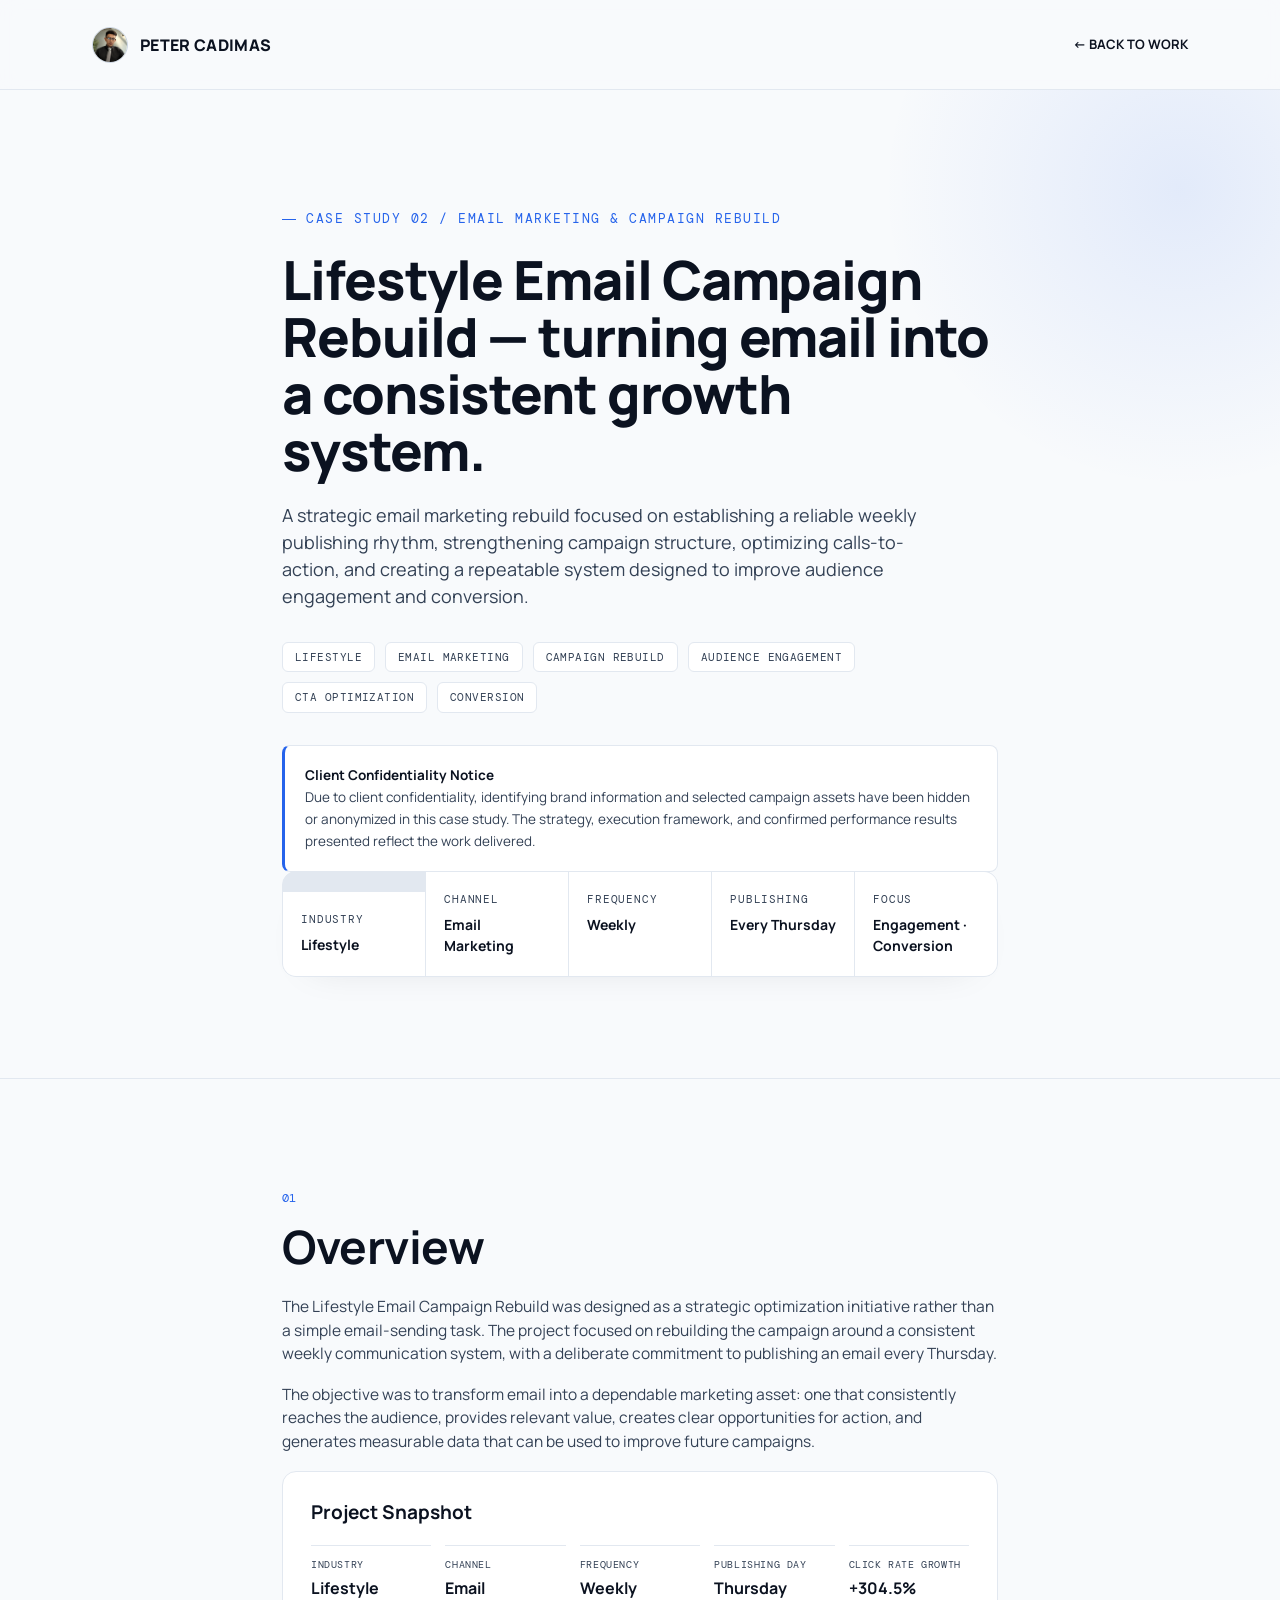
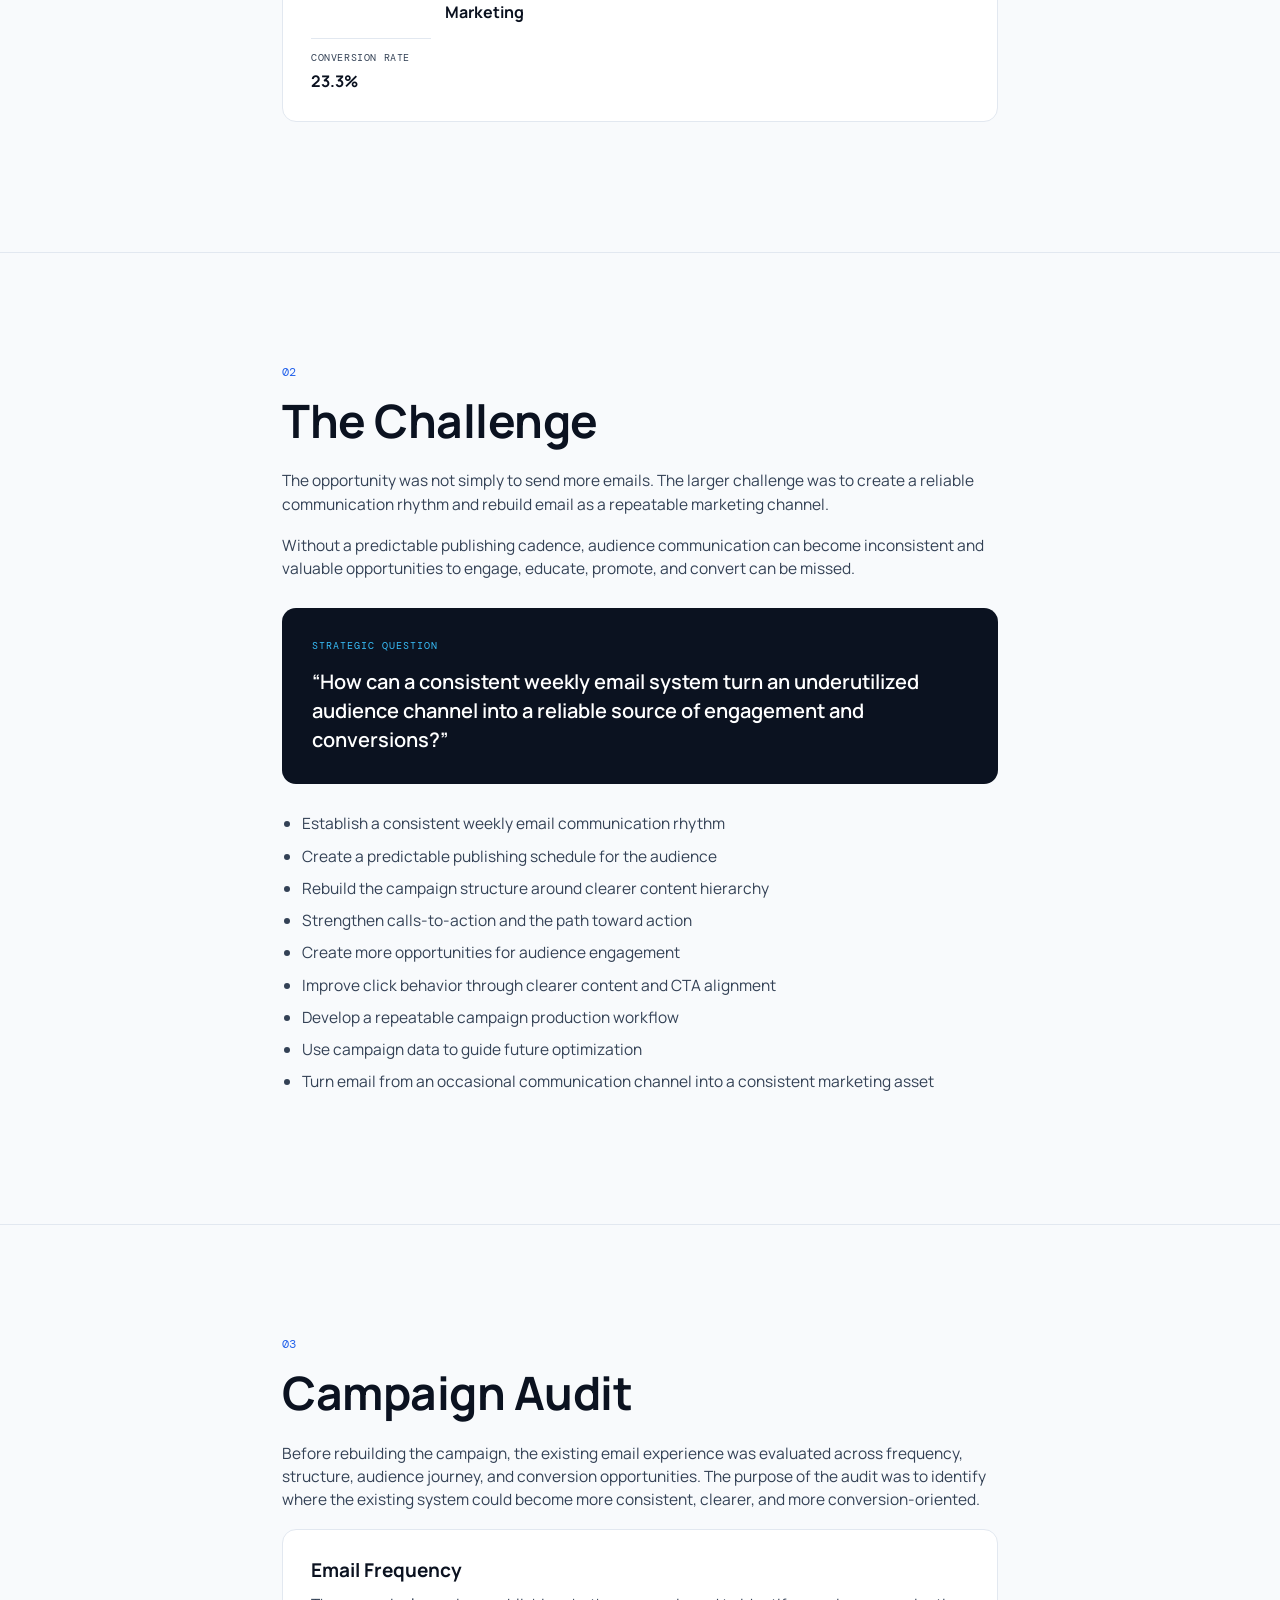
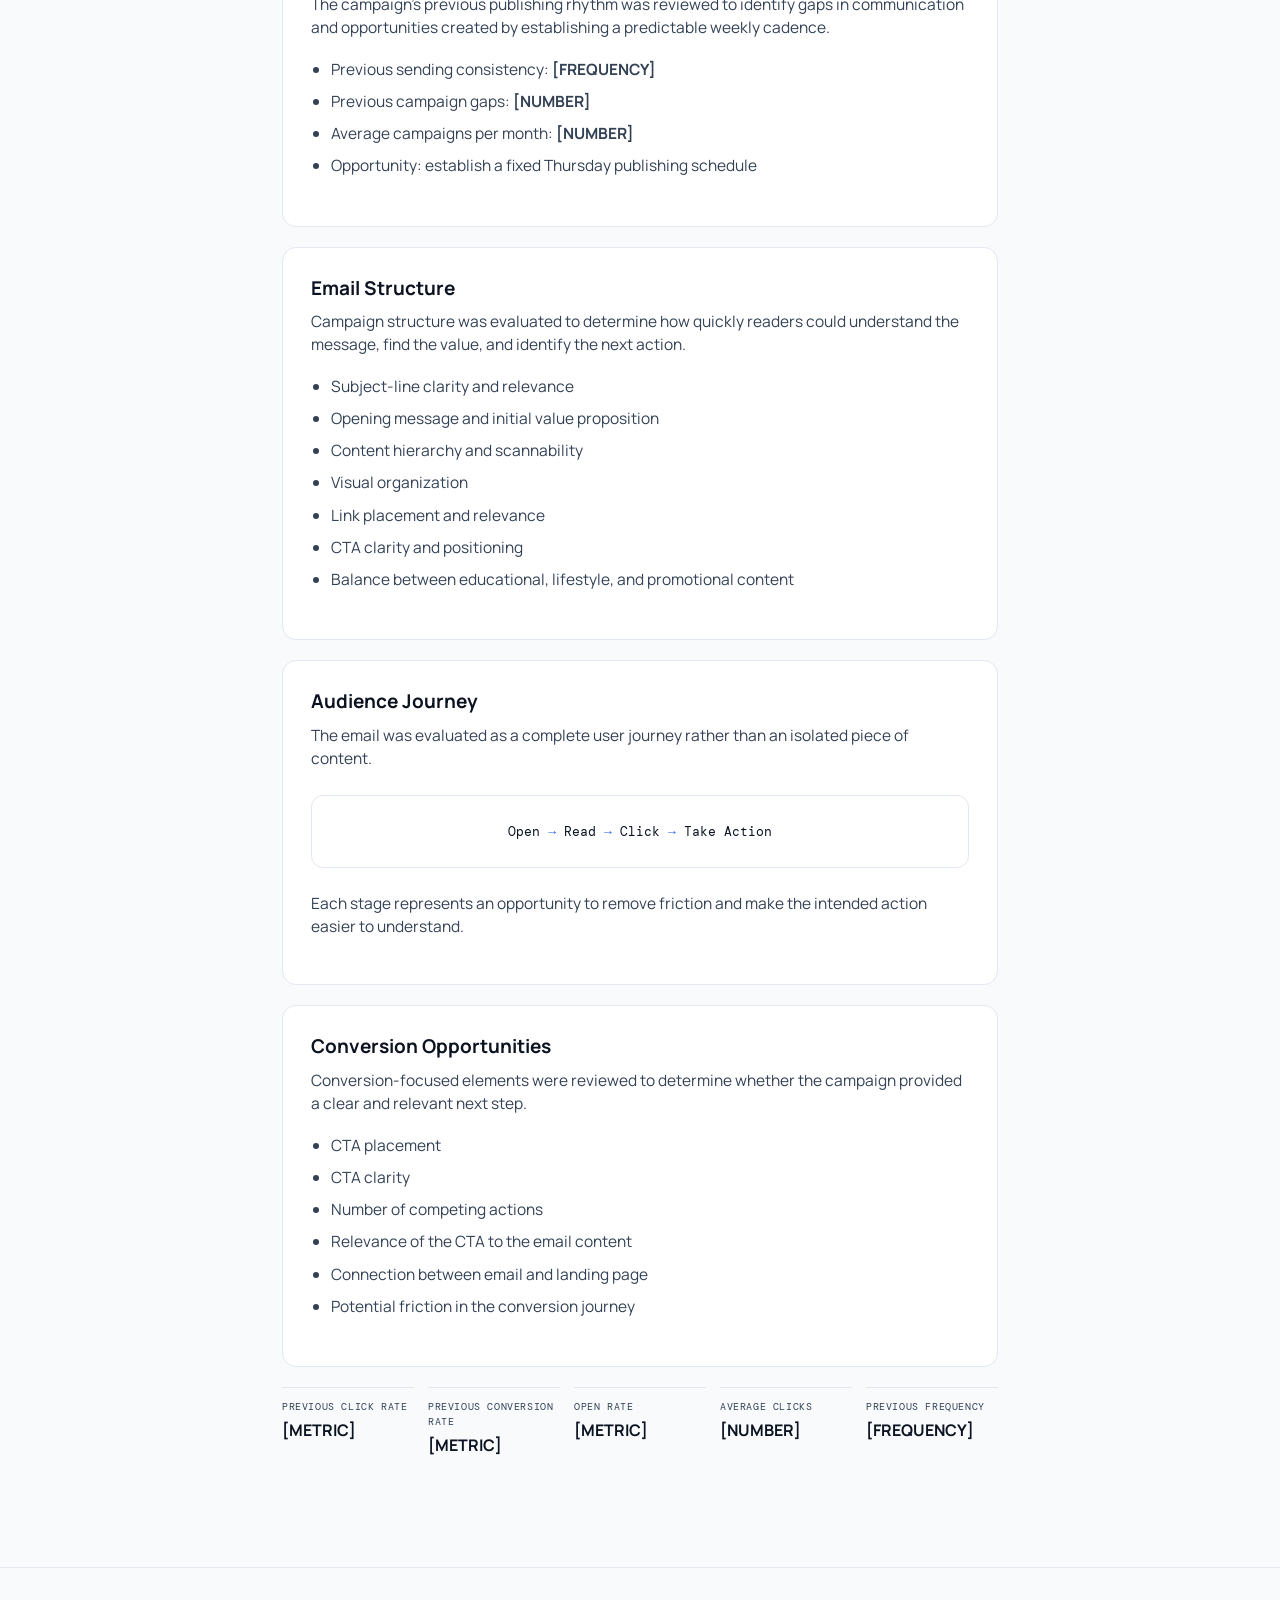
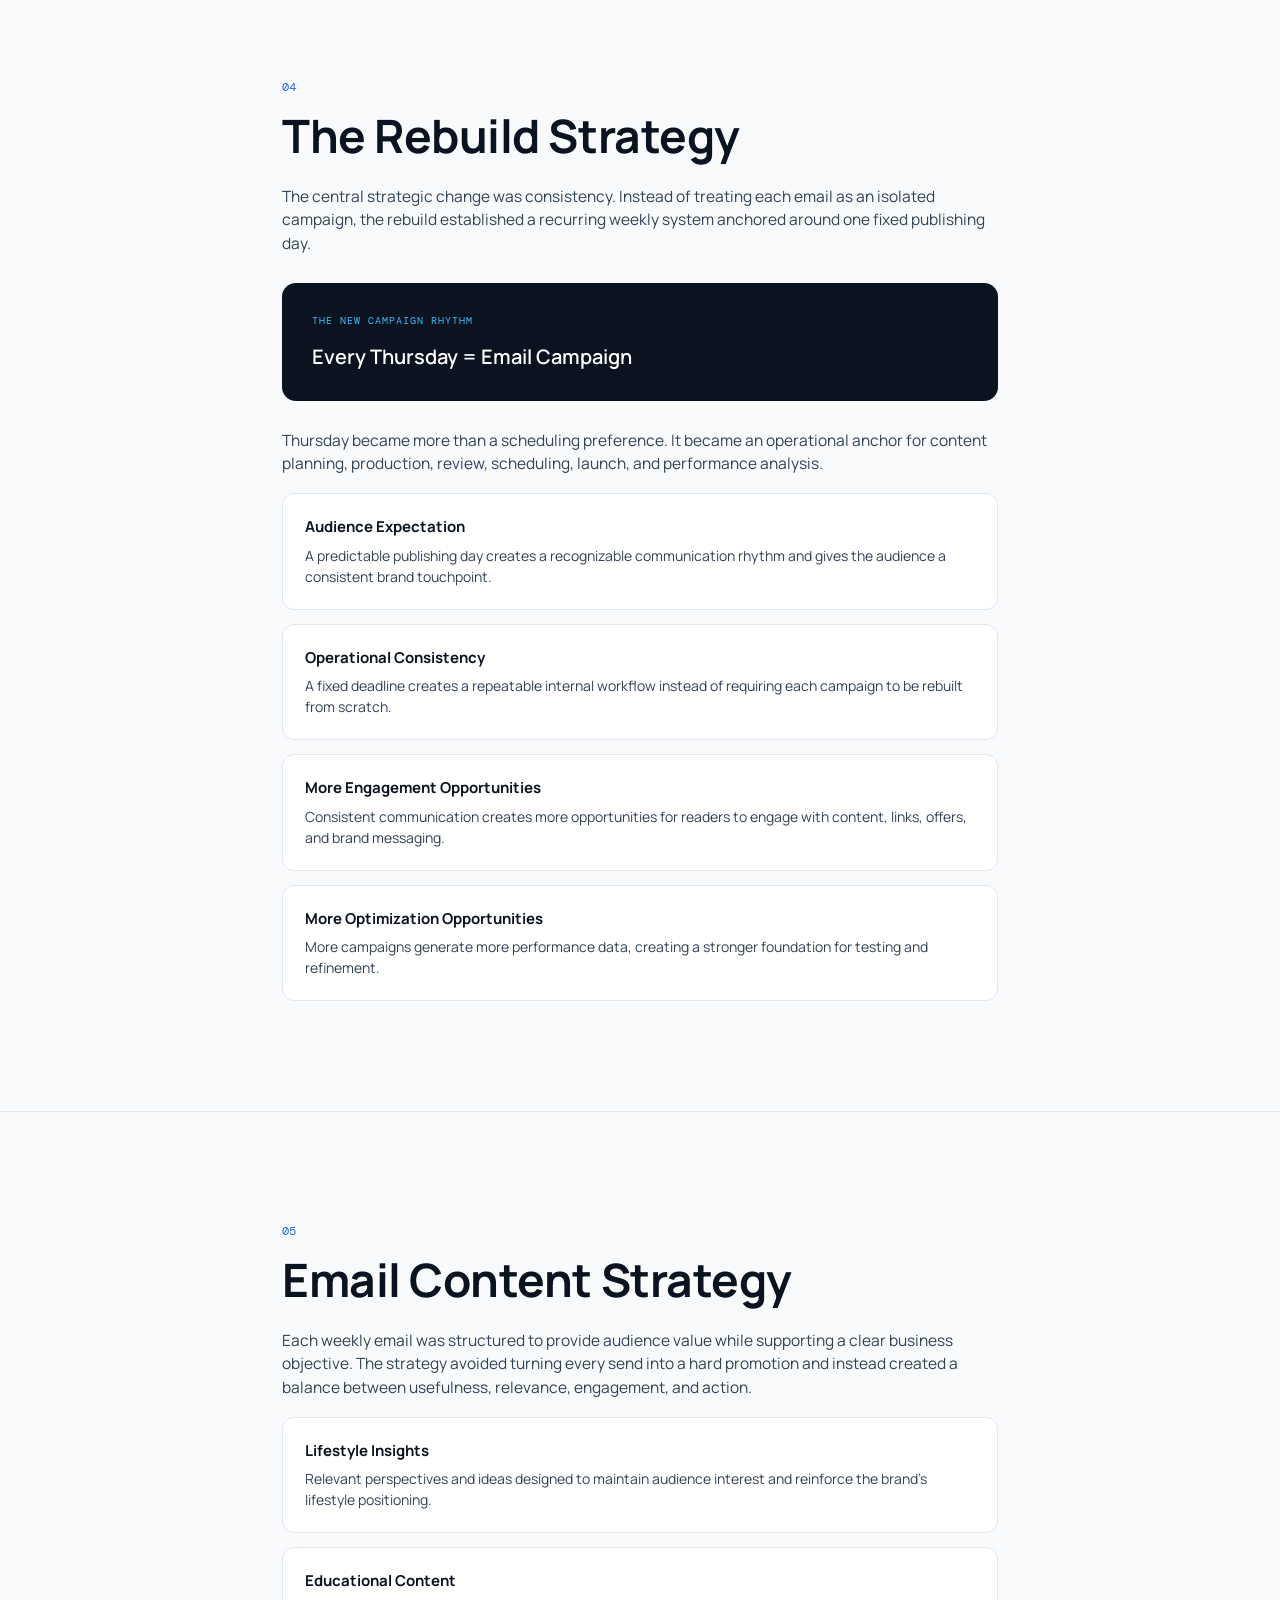
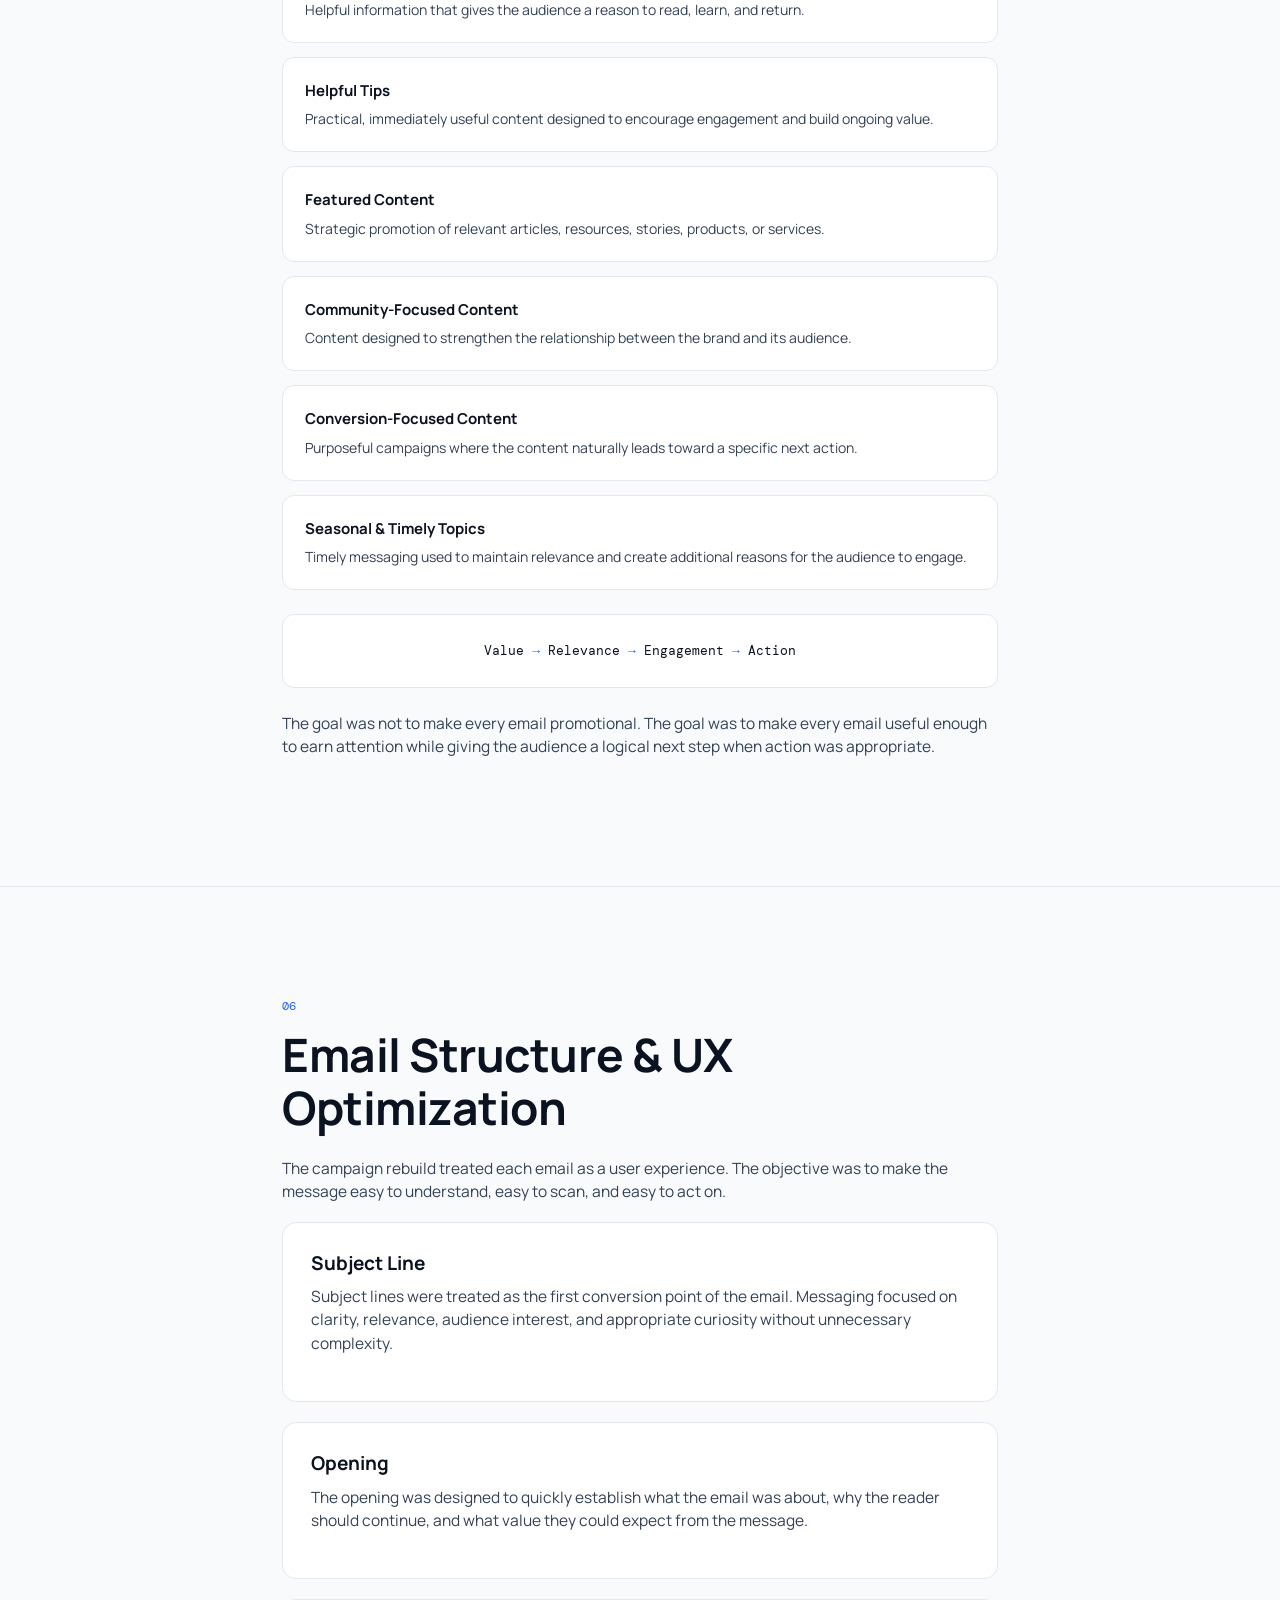
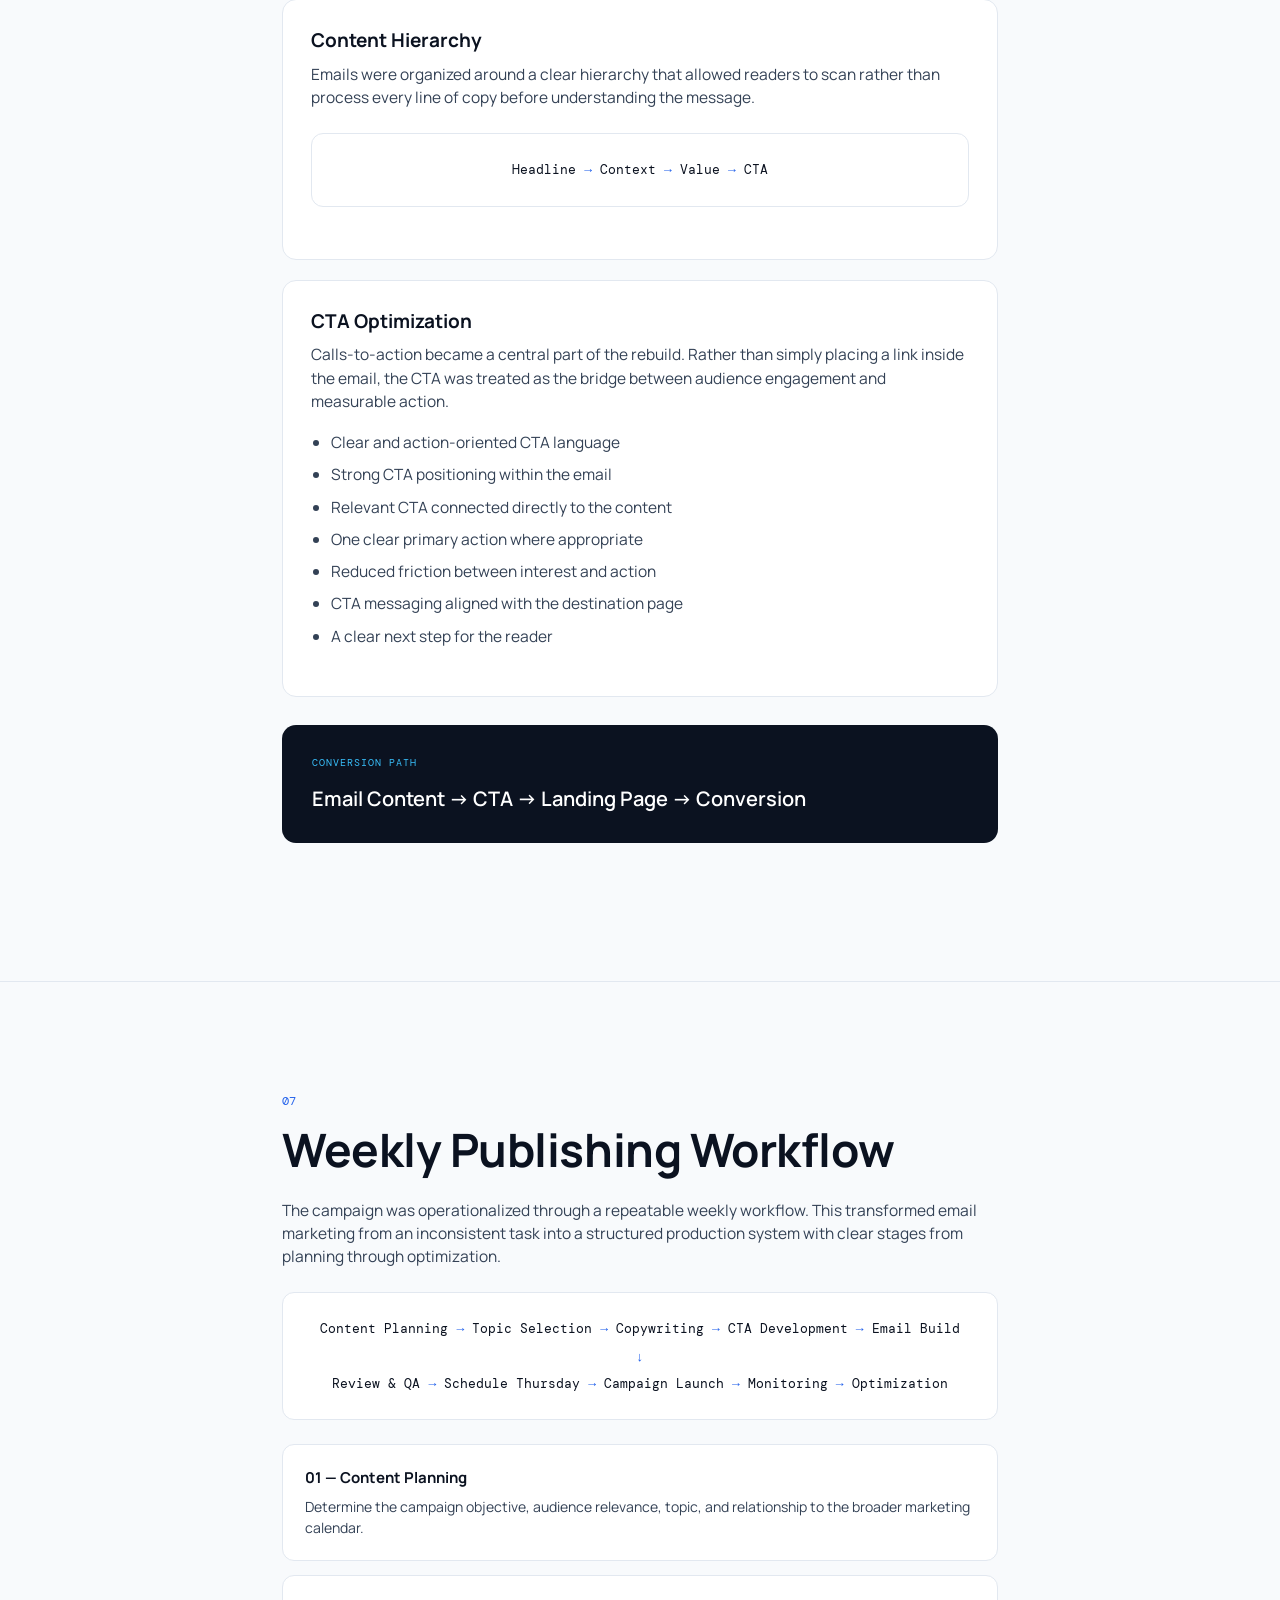
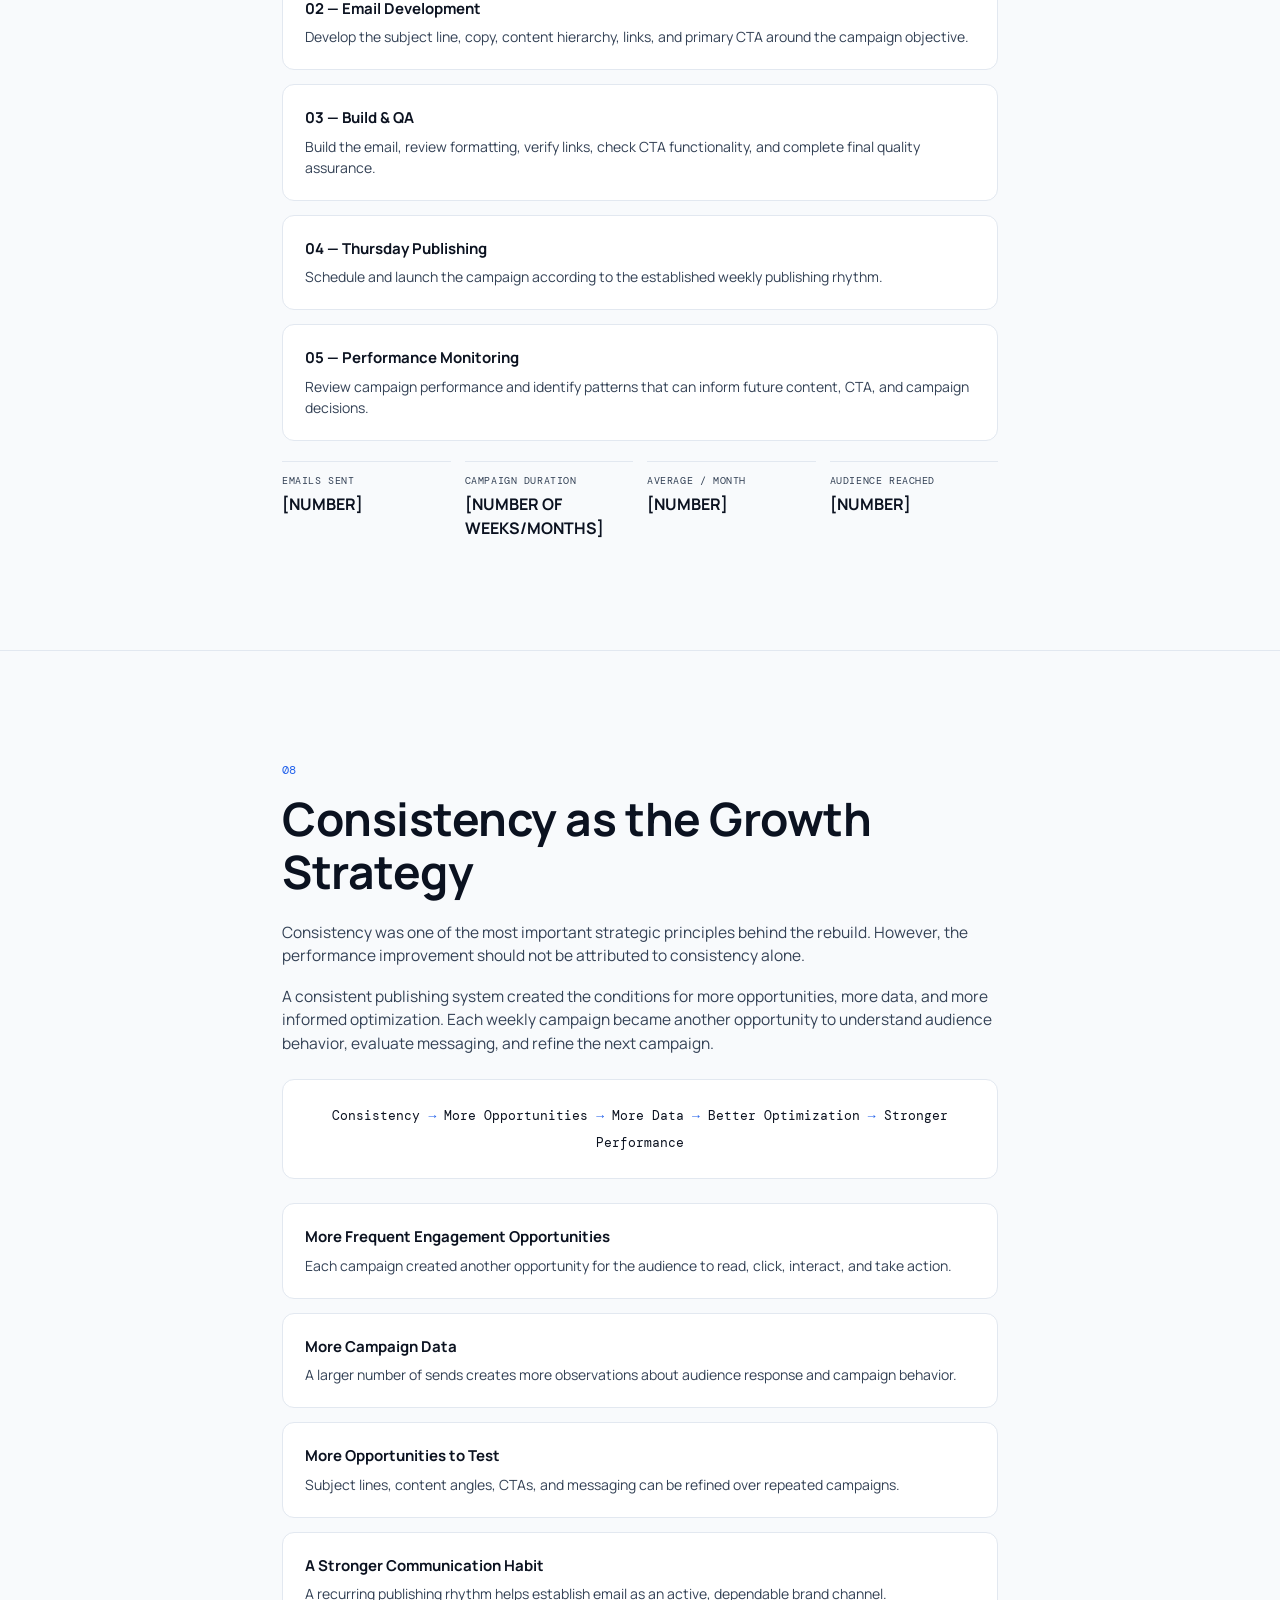
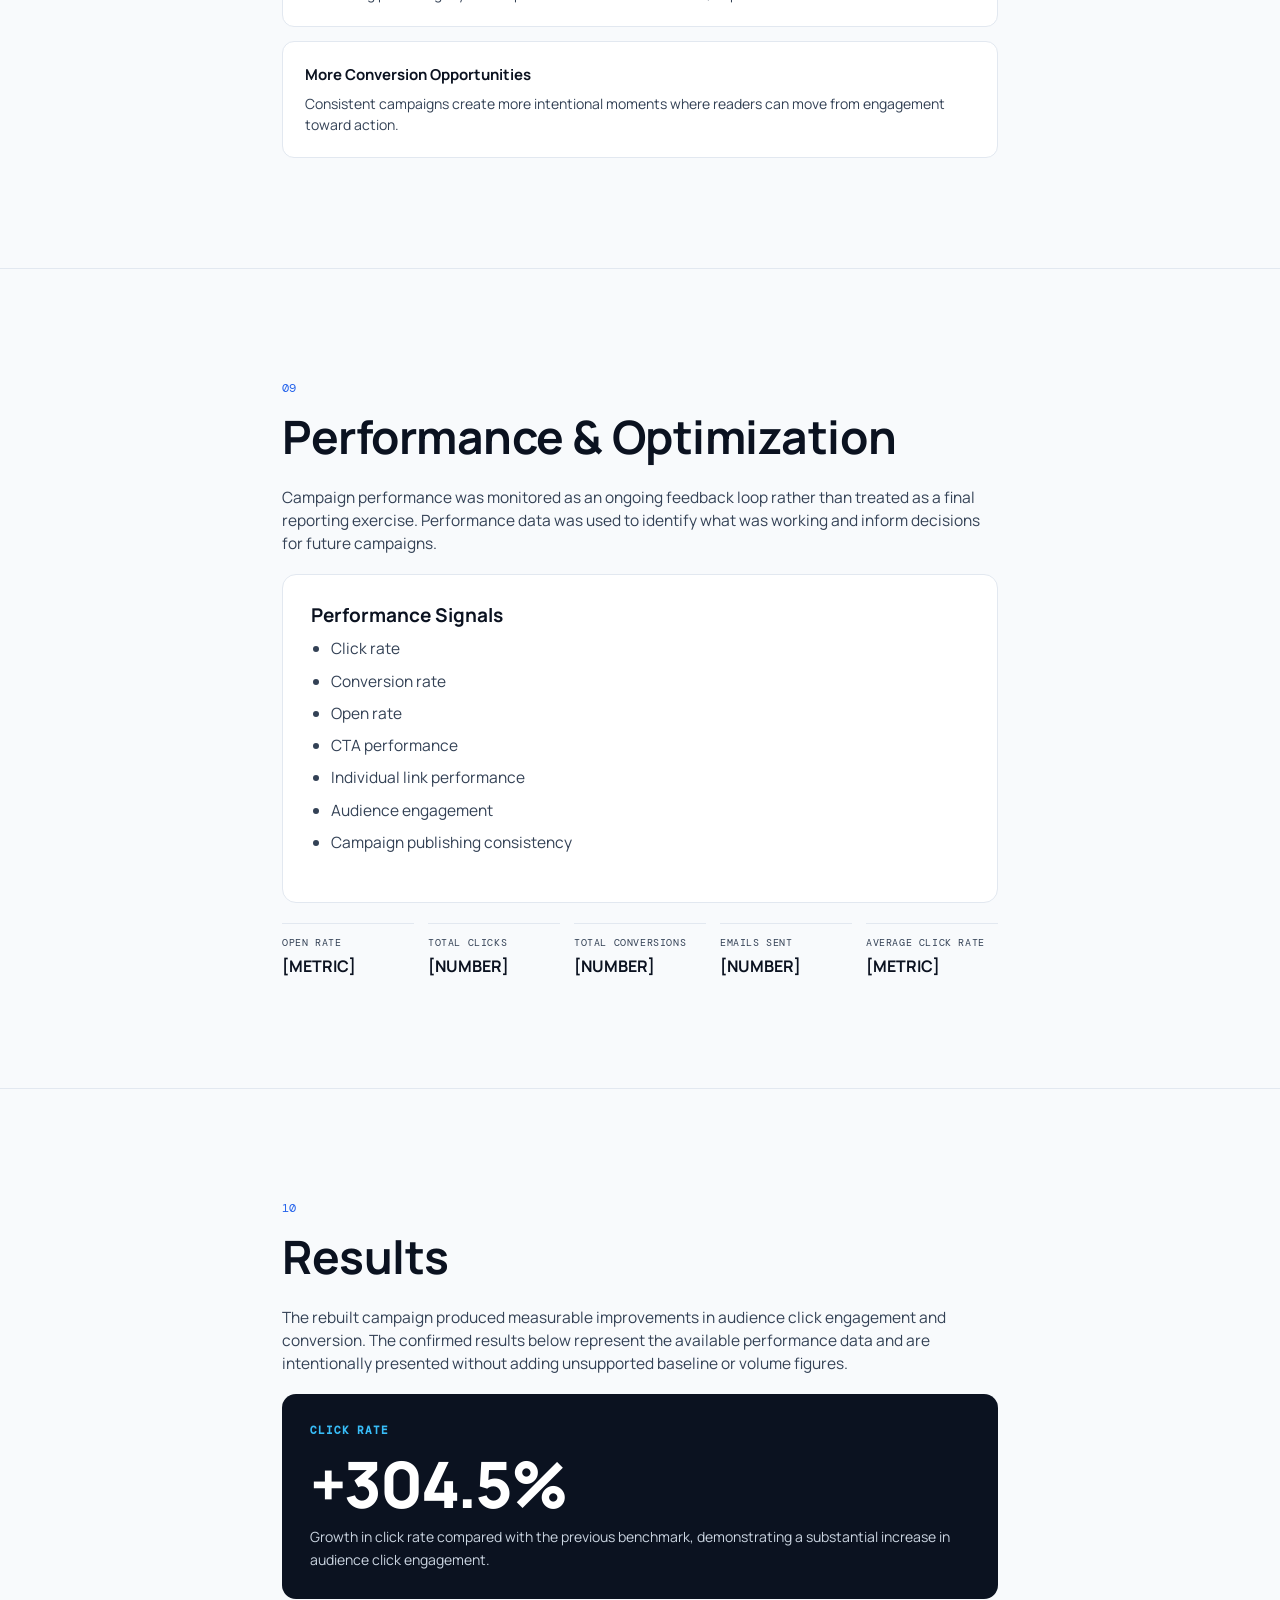
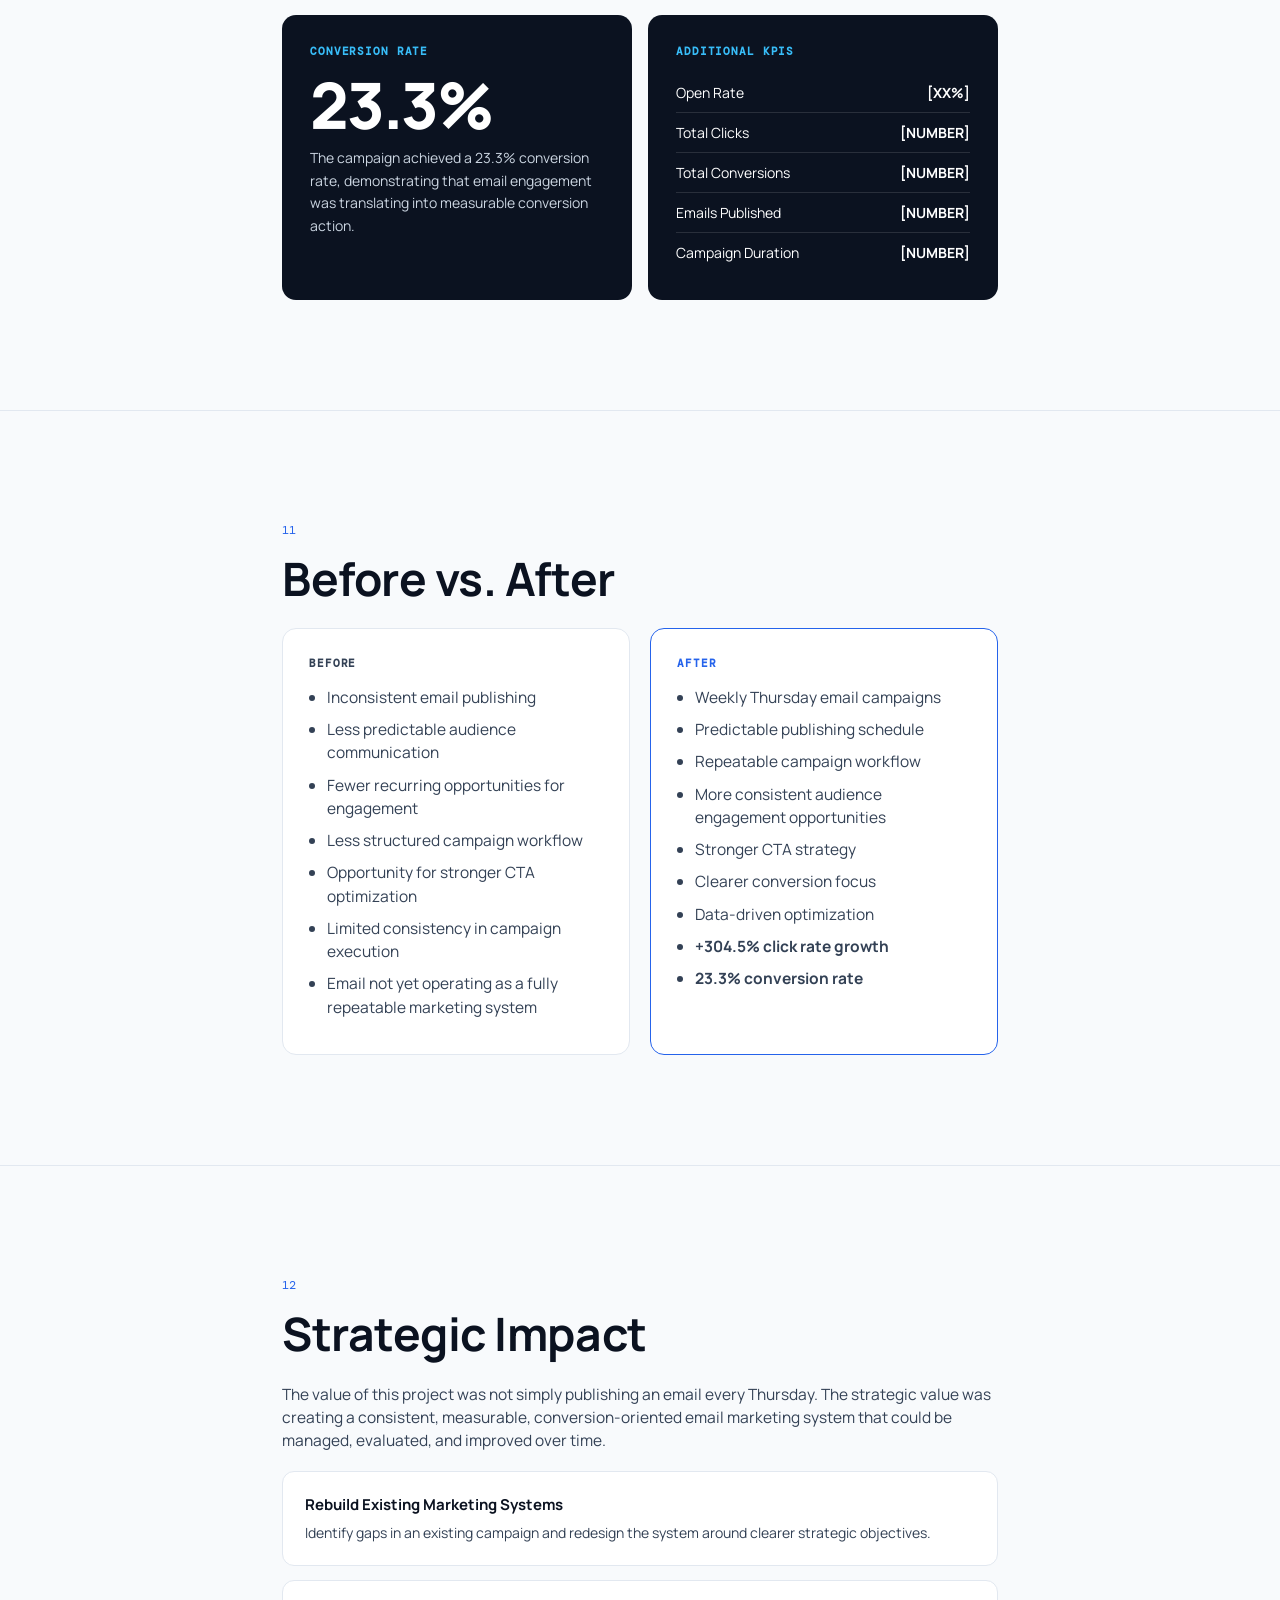
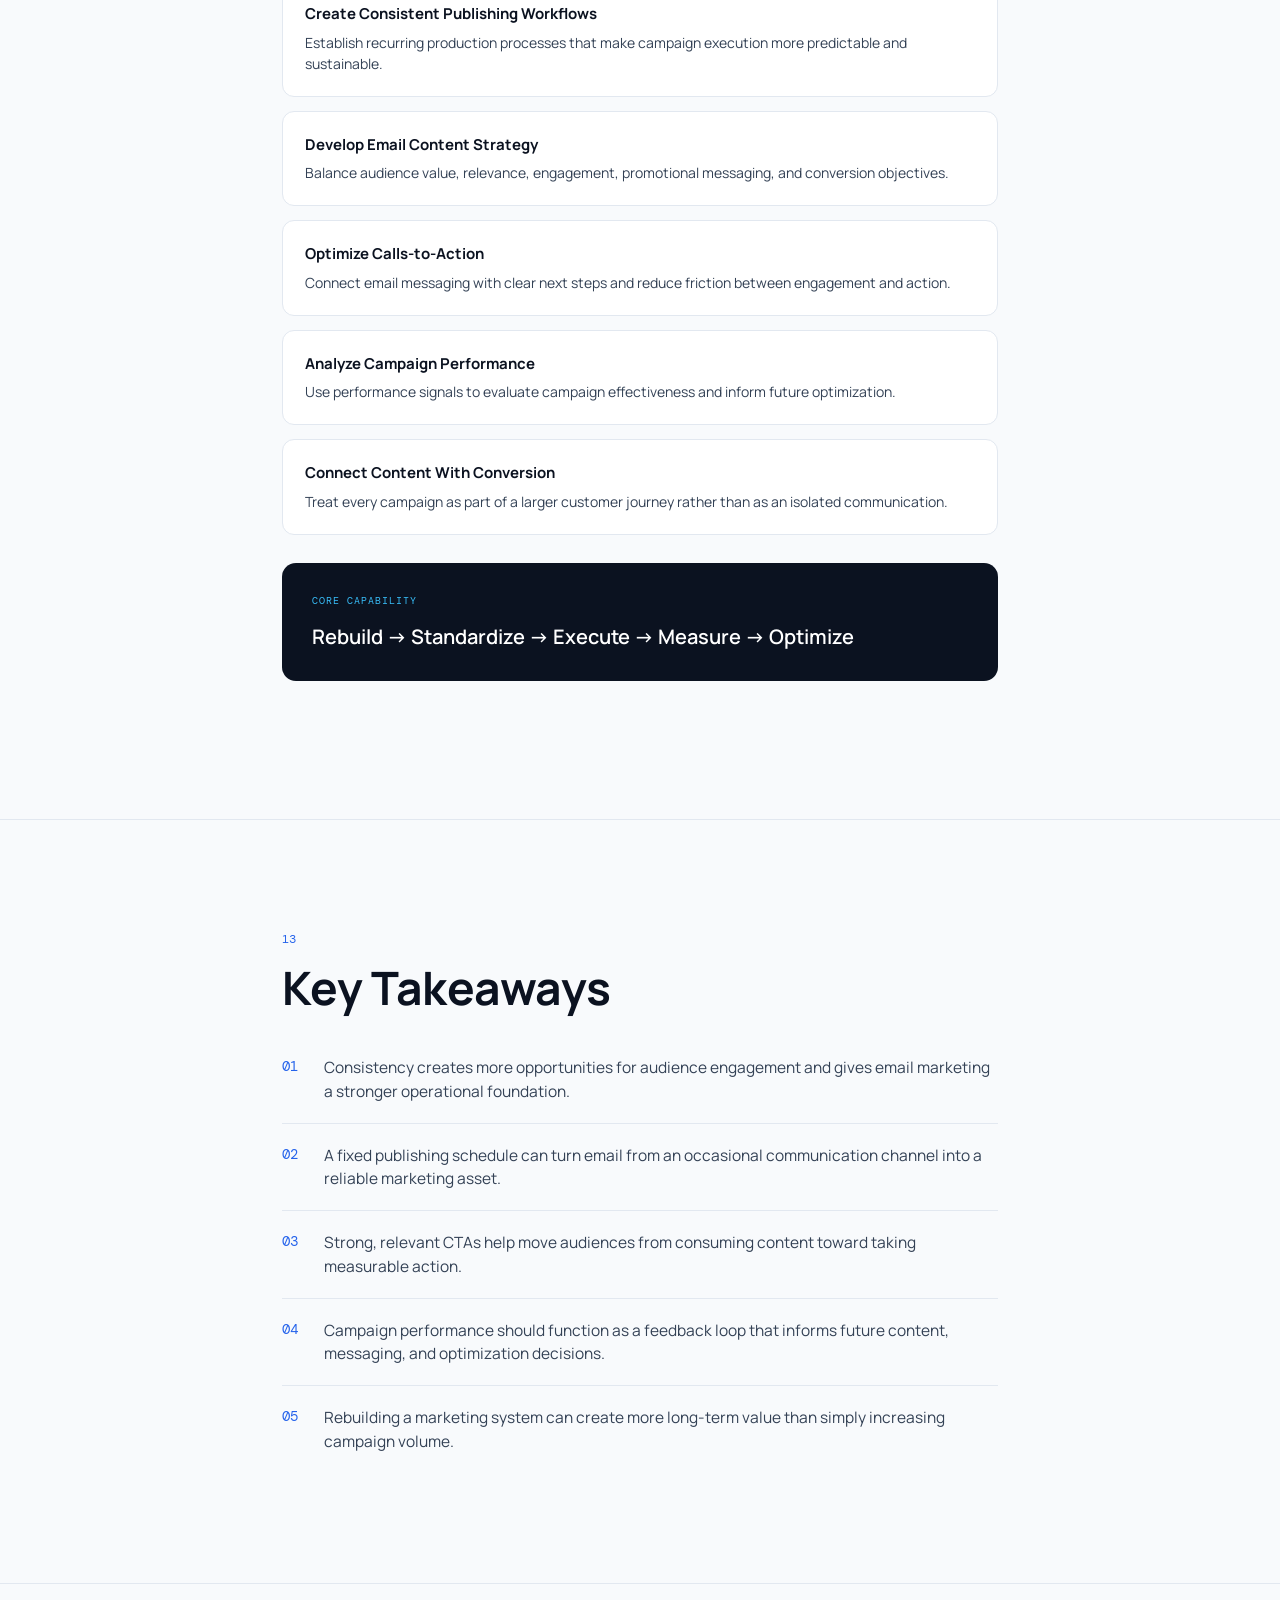
<file: case-study-lifestyle-email-campaign-rebuild.html>
<!DOCTYPE html>
<html lang="en">
<head>
<meta charset="UTF-8">
<meta name="viewport" content="width=device-width, initial-scale=1.0">

<title>Lifestyle Email Campaign Rebuild — Case Study | Peter Cadimas</title>

<meta name="description" content="A Lifestyle Email Marketing case study by Peter Cadimas focused on campaign rebuilding, weekly consistency, audience engagement, CTA optimization, and conversion.">

<link rel="preconnect" href="https://fonts.googleapis.com">
<link rel="preconnect" href="https://fonts.gstatic.com" crossorigin>
<link href="https://fonts.googleapis.com/css2?family=Manrope:wght@400;500;600;700;800&family=DM+Mono:wght@400;500&display=swap" rel="stylesheet">

<style>
  :root{
    --navy:#0B1220;
    --blue:#2563EB;
    --sky:#38BDF8;
    --bg:#F8FAFC;
    --slate:#334155;
    --white:#FFFFFF;
    --border:#E2E8F0;
    --max:1160px;
    --content-max:780px;
  }

  *{
    margin:0;
    padding:0;
    box-sizing:border-box;
  }

  html{
    scroll-behavior:smooth;
  }

  body{
    font-family:'Manrope',sans-serif;
    background:var(--bg);
    color:var(--slate);
    -webkit-font-smoothing:antialiased;
    line-height:1.5;
  }

  a{
    color:inherit;
    text-decoration:none;
  }

  ul{
    list-style:none;
  }

  img{
    max-width:100%;
    display:block;
  }

  .mono{
    font-family:'DM Mono',monospace;
  }

  .wrap{
    max-width:var(--max);
    margin:0 auto;
    padding:0 32px;
  }

  .content{
    max-width:var(--content-max);
    margin:0 auto;
    padding:0 32px;
  }

  @media(max-width:640px){
    .wrap,
    .content{
      padding:0 20px;
    }
  }

  /* ---------- utility ---------- */

  .eyebrow{
    font-family:'DM Mono',monospace;
    font-size:12.5px;
    letter-spacing:.12em;
    text-transform:uppercase;
    color:var(--blue);
    display:flex;
    align-items:center;
    gap:10px;
  }

  .eyebrow::before{
    content:"";
    width:14px;
    height:1px;
    background:var(--blue);
    display:inline-block;
  }

  /* ---------- nav ---------- */

  header{
    position:sticky;
    top:0;
    z-index:100;
    min-height:90px;
    display:flex;
    align-items:center;
    background:rgba(248,250,252,.85);
    backdrop-filter:blur(10px);
    border-bottom:1px solid var(--border);
  }

  nav{
    width:100%;
    display:flex;
    align-items:center;
    padding:20px 0;
  }

  .logo{
    font-weight:800;
    font-size:16px;
    letter-spacing:.02em;
    color:var(--navy);
    display:flex;
    align-items:center;
    gap:12px;
  }

  .avatar{
    width:36px;
    height:36px;
    border-radius:50%;
    background:var(--border);
    border:1px solid #CBD5E1;
    flex-shrink:0;
  }

  .back-link{
    margin-left:auto;
    font-size:13px;
    font-weight:700;
    color:var(--navy);
    display:flex;
    align-items:center;
    gap:6px;
    transition:color .2s;
  }

  .back-link:hover{
    color:var(--blue);
  }

  /* ---------- hero ---------- */

  .cs-hero{
    padding:120px 0 100px;
    position:relative;
    overflow:hidden;
    border-bottom:1px solid var(--border);
  }

  .cs-hero::before{
    content:"";
    position:absolute;
    top:-200px;
    right:-200px;
    width:600px;
    height:600px;
    background:radial-gradient(
      circle,
      rgba(37,99,235,.10) 0%,
      rgba(56,189,248,0) 70%
    );
    pointer-events:none;
  }

  .cs-hero .content{
    max-width:var(--content-max);
    position:relative;
    z-index:1;
  }

  .cs-hero h1{
    font-weight:800;
    font-size:clamp(38px,5vw,54px);
    line-height:1.06;
    letter-spacing:-.02em;
    color:var(--navy);
    margin:22px 0;
  }

  .cs-hero .lede{
    font-size:18px;
    color:var(--slate);
    max-width:650px;
  }

  .cs-tags{
    display:flex;
    gap:10px;
    flex-wrap:wrap;
    margin-top:32px;
  }

  .cs-tag{
    font-family:'DM Mono',monospace;
    font-size:11px;
    letter-spacing:.04em;
    padding:6px 12px;
    border-radius:6px;
    background:var(--white);
    border:1px solid var(--border);
    color:var(--slate);
  }

  .nda-note{
    margin-top:32px;
    font-size:13.5px;
    line-height:1.65;
    color:var(--slate);
    background:var(--white);
    border:1px solid var(--border);
    border-left:3px solid var(--blue);
    border-radius:8px;
    padding:18px 20px;
  }

  .nda-note strong{
    color:var(--navy);
    font-weight:700;
  }

  /* ---------- snapshot ---------- */

  .snapshot{
    max-width:var(--content-max);
    margin:0 auto;
    padding:0 32px;
    transform:translateY(-1px);
  }

  @media(max-width:640px){
    .snapshot{
      padding:0 20px;
    }
  }

  .snapshot-grid{
    display:grid;
    grid-template-columns:repeat(5,1fr);
    border:1px solid var(--border);
    border-radius:14px;
    overflow:hidden;
    background:var(--border);
    gap:1px;
    box-shadow:0 16px 40px -30px rgba(11,18,32,.15);
  }

  @media(max-width:760px){
    .snapshot-grid{
      grid-template-columns:repeat(2,1fr);
    }
  }

  .snap-cell{
    background:var(--white);
    padding:20px 18px;
  }

  .snap-cell .label{
    font-family:'DM Mono',monospace;
    font-size:10.5px;
    letter-spacing:.08em;
    text-transform:uppercase;
    color:var(--slate);
    margin-bottom:6px;
  }

  .snap-cell .val{
    font-size:14px;
    font-weight:700;
    color:var(--navy);
  }

  /* ---------- sections ---------- */

  .cs-section{
    padding:110px 0;
    border-bottom:1px solid var(--border);
  }

  @media(max-width:760px){
    .cs-section{
      padding:70px 0;
    }
  }

  .cs-section:last-of-type{
    border-bottom:none;
  }

  .cs-section .content{
    max-width:var(--content-max);
  }

  .cs-section .num{
    font-family:'DM Mono',monospace;
    font-size:12px;
    color:var(--blue);
    margin-bottom:14px;
    display:block;
  }

  .cs-section h2{
    font-weight:700;
    font-size:clamp(30px,4vw,46px);
    line-height:1.15;
    color:var(--navy);
    letter-spacing:-.01em;
    margin-bottom:22px;
  }

  .cs-section h3{
    font-weight:700;
    font-size:19px;
    line-height:1.3;
    color:var(--navy);
    margin:32px 0 10px;
  }

  .cs-section p{
    font-size:15.5px;
    color:var(--slate);
    margin-bottom:18px;
  }

  .cs-section ul{
    margin:0 0 20px;
    padding-left:20px;
    list-style:disc;
  }

  .cs-section ul li{
    font-size:15.5px;
    color:var(--slate);
    margin-bottom:9px;
  }

  /* ---------- quote ---------- */

  .strategy-quote{
    background:var(--navy);
    color:var(--white);
    border-radius:14px;
    padding:30px;
    margin:28px 0;
  }

  .strategy-quote .quote-label{
    font-family:'DM Mono',monospace;
    font-size:10px;
    letter-spacing:.1em;
    text-transform:uppercase;
    color:var(--sky);
    margin-bottom:14px;
  }

  .strategy-quote p{
    color:var(--white);
    font-size:20px;
    line-height:1.45;
    font-weight:600;
    margin:0;
  }

  /* ---------- flow ---------- */

  .flow{
    font-family:'DM Mono',monospace;
    font-size:13px;
    color:var(--navy);
    background:var(--white);
    border:1px solid var(--border);
    border-radius:12px;
    padding:22px;
    text-align:center;
    line-height:2.1;
    margin:24px 0;
  }

  .flow .arrow{
    color:var(--blue);
  }

  /* ---------- cards ---------- */

  .audit-card{
    background:var(--white);
    border:1px solid var(--border);
    border-radius:14px;
    padding:28px;
    margin-bottom:20px;
    transition:
      transform .2s ease,
      box-shadow .2s ease,
      border-color .2s ease;
  }

  .audit-card:hover{
    transform:translateY(-2px);
    box-shadow:0 18px 40px -28px rgba(11,18,32,.18);
    border-color:#CBD5E1;
  }

  .audit-card h3{
    margin-top:0;
  }

  /* ---------- KPI ---------- */

  .kpi-row{
    display:grid;
    grid-template-columns:repeat(auto-fit,minmax(120px,1fr));
    gap:14px;
    margin-top:20px;
  }

  .kpi{
    border-top:1px solid var(--border);
    padding-top:11px;
  }

  .kpi .k-label{
    font-family:'DM Mono',monospace;
    font-size:10px;
    letter-spacing:.06em;
    text-transform:uppercase;
    color:var(--slate);
  }

  .kpi .k-val{
    font-size:16px;
    font-weight:700;
    color:var(--navy);
    margin-top:4px;
  }

  /* ---------- pillar list ---------- */

  .pillar-list{
    display:flex;
    flex-direction:column;
    gap:14px;
  }

  .pillar-item{
    background:var(--white);
    border:1px solid var(--border);
    border-radius:12px;
    padding:22px;
    transition:
      transform .2s ease,
      box-shadow .2s ease,
      border-color .2s ease;
  }

  .pillar-item:hover{
    transform:translateY(-2px);
    box-shadow:0 18px 40px -28px rgba(11,18,32,.16);
    border-color:#CBD5E1;
  }

  .pillar-item .p-name{
    font-weight:700;
    color:var(--navy);
    font-size:15px;
    margin-bottom:6px;
  }

  .pillar-item .p-detail{
    font-size:14px;
    color:var(--slate);
  }

  .pillar-item .p-detail strong{
    color:var(--navy);
  }

  /* ---------- results ---------- */

  .results-grid{
    display:grid;
    grid-template-columns:repeat(2,1fr);
    gap:16px;
  }

  @media(max-width:640px){
    .results-grid{
      grid-template-columns:1fr;
    }
  }

  .result-card{
    background:var(--navy);
    color:var(--white);
    border-radius:14px;
    padding:28px;
  }

  .result-card.primary{
    grid-column:span 2;
  }

  @media(max-width:640px){
    .result-card.primary{
      grid-column:span 1;
    }
  }

  .result-card h4{
    font-family:'DM Mono',monospace;
    font-size:11px;
    letter-spacing:.08em;
    text-transform:uppercase;
    color:var(--sky);
    margin-bottom:14px;
  }

  .result-card .big-number{
    font-size:clamp(42px,7vw,64px);
    line-height:1;
    font-weight:800;
    color:var(--white);
    letter-spacing:-.03em;
    margin:6px 0 10px;
  }

  .result-card .result-description{
    font-size:14px;
    line-height:1.6;
    color:#CBD5E1;
    margin:0;
  }

  .result-card .r-row{
    display:flex;
    justify-content:space-between;
    padding:9px 0;
    border-top:1px solid rgba(255,255,255,.12);
    font-size:14px;
    gap:20px;
  }

  .result-card .r-row:first-of-type{
    border-top:none;
  }

  .result-card .r-row .r-val{
    font-weight:700;
    color:var(--white);
    text-align:right;
  }

  /* ---------- before after ---------- */

  .ba-grid{
    display:grid;
    grid-template-columns:1fr 1fr;
    gap:20px;
  }

  @media(max-width:640px){
    .ba-grid{
      grid-template-columns:1fr;
    }
  }

  .ba-card{
    border:1px solid var(--border);
    border-radius:14px;
    padding:26px;
    background:var(--white);
  }

  .ba-card.after{
    border-color:var(--blue);
  }

  .ba-card h4{
    font-family:'DM Mono',monospace;
    font-size:11px;
    letter-spacing:.08em;
    text-transform:uppercase;
    color:var(--slate);
    margin-bottom:14px;
  }

  .ba-card.after h4{
    color:var(--blue);
  }

  .ba-card ul{
    padding-left:18px;
    margin:0;
    list-style:disc;
  }

  .ba-card li{
    font-size:14px;
    color:var(--slate);
    margin-bottom:9px;
  }

  /* ---------- takeaways ---------- */

  .takeaway{
    display:flex;
    gap:16px;
    align-items:flex-start;
    padding:20px 0;
    border-top:1px solid var(--border);
  }

  .takeaway:first-of-type{
    border-top:none;
  }

  .takeaway .t-num{
    font-family:'DM Mono',monospace;
    color:var(--blue);
    font-size:14px;
    flex-shrink:0;
    width:26px;
  }

  .takeaway p{
    margin:0;
    font-size:15.5px;
    color:var(--slate);
  }

  /* ---------- visual placeholder ---------- */

  .visual-slot{
    border:1px dashed #CBD5E1;
    border-radius:12px;
    background:var(--white);
    padding:30px;
    text-align:center;
    margin:28px 0 0;
  }

  .visual-slot .v-label{
    font-family:'DM Mono',monospace;
    font-size:11px;
    letter-spacing:.06em;
    text-transform:uppercase;
    color:var(--blue);
  }

  .visual-slot .v-desc{
    font-size:13.5px;
    color:var(--slate);
    margin-top:8px;
    max-width:500px;
    margin-left:auto;
    margin-right:auto;
  }

  /* ---------- footer CTA ---------- */

  .cs-footer-section{
    padding:20px 0 110px;
  }

  @media(max-width:760px){
    .cs-footer-section{
      padding:10px 0 70px;
    }
  }

  .cs-footer-cta{
    background:var(--navy);
    border-radius:28px;
    max-width:var(--max);
    margin:0 auto;
    padding:90px 60px;
    text-align:center;
    position:relative;
    overflow:hidden;
  }

  .cs-footer-cta::before{
    content:"";
    position:absolute;
    bottom:-150px;
    left:50%;
    transform:translateX(-50%);
    width:500px;
    height:400px;
    background:radial-gradient(
      circle,
      rgba(37,99,235,.25),
      rgba(56,189,248,0) 70%
    );
  }

  @media(max-width:760px){
    .cs-footer-cta{
      padding:60px 28px;
      border-radius:20px;
    }
  }

  .cs-footer-cta .inner{
    position:relative;
    z-index:1;
  }

  .cs-footer-cta .eyebrow{
    justify-content:center;
    color:var(--sky);
  }

  .cs-footer-cta .eyebrow::before{
    background:var(--sky);
  }

  .cs-footer-cta h2{
    font-size:clamp(30px,5vw,52px);
    line-height:1.1;
    color:var(--white);
    margin:20px auto 28px;
    max-width:640px;
    font-weight:800;
    letter-spacing:-.01em;
  }

  .btn{
    display:inline-flex;
    align-items:center;
    gap:8px;
    padding:14px 26px;
    border-radius:11px;
    font-size:14px;
    font-weight:600;
    font-family:'Manrope',sans-serif;
    cursor:pointer;
    transition:all .2s ease;
    border:1px solid transparent;
  }

  .btn-primary{
    background:var(--blue);
    color:var(--white);
  }

  .btn-primary:hover{
    background:var(--sky);
    color:var(--navy);
  }

  .btn-secondary{
    background:transparent;
    border:1px solid rgba(255,255,255,.3);
    color:var(--white);
  }

  .btn-secondary:hover{
    background:var(--white);
    color:var(--navy);
  }

  .cta-actions{
    display:flex;
    gap:14px;
    justify-content:center;
    flex-wrap:wrap;
  }

  /* ---------- footer ---------- */

  footer.site-footer{
    padding:0 0 40px;
  }

  .footer-inner{
    max-width:var(--max);
    margin:0 auto;
    padding:0 32px;
    display:flex;
    justify-content:space-between;
    align-items:center;
    flex-wrap:wrap;
    gap:16px;
  }

  .footer-inner .mono{
    font-size:12.5px;
    color:var(--slate);
  }

  @media(max-width:640px){
    .footer-inner{
      padding:0 20px;
    }
  }

  /* ---------- focus ---------- */

  a:focus-visible,
  button:focus-visible{
    outline:2px solid var(--blue);
    outline-offset:3px;
    border-radius:4px;
  }

  /* ---------- reduced motion ---------- */

  @media(prefers-reduced-motion:reduce){
    html{
      scroll-behavior:auto;
    }

    .audit-card,
    .pillar-item{
      transition:none;
    }
  }
</style>
</head>

<body>

<header>
  <nav class="wrap">
    <div class="logo">
      <img src="PeterCadimasHeadshot.png" class="avatar" alt="Peter Cadimas">
      PETER CADIMAS
    </div>

    <a href="index.html#work" class="back-link">
      ← BACK TO WORK
    </a>
  </nav>
</header>

<main>

  <!-- =========================================================
       HERO
  ========================================================== -->

  <section class="cs-hero">
    <div class="content">

      <div class="eyebrow">
        CASE STUDY 02 / EMAIL MARKETING &amp; CAMPAIGN REBUILD
      </div>

      <h1>
        Lifestyle Email Campaign Rebuild — turning email into a consistent growth system.
      </h1>

      <p class="lede">
        A strategic email marketing rebuild focused on establishing a reliable
        weekly publishing rhythm, strengthening campaign structure, optimizing
        calls-to-action, and creating a repeatable system designed to improve
        audience engagement and conversion.
      </p>

      <div class="cs-tags">
        <span class="cs-tag">LIFESTYLE</span>
        <span class="cs-tag">EMAIL MARKETING</span>
        <span class="cs-tag">CAMPAIGN REBUILD</span>
        <span class="cs-tag">AUDIENCE ENGAGEMENT</span>
        <span class="cs-tag">CTA OPTIMIZATION</span>
        <span class="cs-tag">CONVERSION</span>
      </div>

      <div class="nda-note">
        <strong>Client Confidentiality Notice</strong><br>
        Due to client confidentiality, identifying brand information and selected
        campaign assets have been hidden or anonymized in this case study.
        The strategy, execution framework, and confirmed performance results
        presented reflect the work delivered.
      </div>

    </div>
  


  <!-- =========================================================
       PROJECT SNAPSHOT
  ========================================================== -->

  <div class="snapshot">

    <div class="snapshot-grid">

      <div class="snap-cell" style="margin-top: 20px;">
        <div class="label">Industry</div>
        <div class="val">Lifestyle</div>
      </div>

      <div class="snap-cell">
        <div class="label">Channel</div>
        <div class="val">Email Marketing</div>
      </div>

      <div class="snap-cell">
        <div class="label">Frequency</div>
        <div class="val">Weekly</div>
      </div>

      <div class="snap-cell">
        <div class="label">Publishing</div>
        <div class="val">Every Thursday</div>
      </div>

      <div class="snap-cell">
        <div class="label">Focus</div>
        <div class="val">Engagement · Conversion</div>
      </div>

    </div>

  </div>
</section>

  <!-- =========================================================
       01 OVERVIEW
  ========================================================== -->

  <section class="cs-section">

    <div class="content">

      <span class="num mono">01</span>

      <h2>
        Overview
      </h2>

      <p>
        The Lifestyle Email Campaign Rebuild was designed as a strategic
        optimization initiative rather than a simple email-sending task.
        The project focused on rebuilding the campaign around a consistent
        weekly communication system, with a deliberate commitment to publishing
        an email every Thursday.
      </p>

      <p>
        The objective was to transform email into a dependable marketing asset:
        one that consistently reaches the audience, provides relevant value,
        creates clear opportunities for action, and generates measurable data
        that can be used to improve future campaigns.
      </p>

      <div class="audit-card">

        <h3>
          Project Snapshot
        </h3>

        <div class="kpi-row">

          <div class="kpi">
            <div class="k-label">Industry</div>
            <div class="k-val">Lifestyle</div>
          </div>

          <div class="kpi">
            <div class="k-label">Channel</div>
            <div class="k-val">Email Marketing</div>
          </div>

          <div class="kpi">
            <div class="k-label">Frequency</div>
            <div class="k-val">Weekly</div>
          </div>

          <div class="kpi">
            <div class="k-label">Publishing Day</div>
            <div class="k-val">Thursday</div>
          </div>

          <div class="kpi">
            <div class="k-label">Click Rate Growth</div>
            <div class="k-val">+304.5%</div>
          </div>

          <div class="kpi">
            <div class="k-label">Conversion Rate</div>
            <div class="k-val">23.3%</div>
          </div>

        </div>

      </div>

      <div class="visual-slot" style="display: none;">

        <div class="v-label">
          Suggested Visual
        </div>

        <div class="v-desc">
          Hero screenshot of a representative weekly email. The visual should
          immediately communicate the campaign's polished structure, branding,
          hierarchy, and CTA design.
        </div>

      </div>

    </div>

  </section>


  <!-- =========================================================
       02 CHALLENGE
  ========================================================== -->

  <section class="cs-section">

    <div class="content">

      <span class="num mono">02</span>

      <h2>
        The Challenge
      </h2>

      <p>
        The opportunity was not simply to send more emails. The larger challenge
        was to create a reliable communication rhythm and rebuild email as a
        repeatable marketing channel.
      </p>

      <p>
        Without a predictable publishing cadence, audience communication can
        become inconsistent and valuable opportunities to engage, educate,
        promote, and convert can be missed.
      </p>

      <div class="strategy-quote">

        <div class="quote-label">
          Strategic Question
        </div>

        <p>
          “How can a consistent weekly email system turn an underutilized
          audience channel into a reliable source of engagement and conversions?”
        </p>

      </div>

      <ul>
        <li>Establish a consistent weekly email communication rhythm</li>
        <li>Create a predictable publishing schedule for the audience</li>
        <li>Rebuild the campaign structure around clearer content hierarchy</li>
        <li>Strengthen calls-to-action and the path toward action</li>
        <li>Create more opportunities for audience engagement</li>
        <li>Improve click behavior through clearer content and CTA alignment</li>
        <li>Develop a repeatable campaign production workflow</li>
        <li>Use campaign data to guide future optimization</li>
        <li>Turn email from an occasional communication channel into a consistent marketing asset</li>
      </ul>

    </div>

  </section>


  <!-- =========================================================
       03 CAMPAIGN AUDIT
  ========================================================== -->

  <section class="cs-section">

    <div class="content">

      <span class="num mono">03</span>

      <h2>
        Campaign Audit
      </h2>

      <p>
        Before rebuilding the campaign, the existing email experience was
        evaluated across frequency, structure, audience journey, and conversion
        opportunities. The purpose of the audit was to identify where the
        existing system could become more consistent, clearer, and more
        conversion-oriented.
      </p>


      <div class="audit-card">

        <h3>
          Email Frequency
        </h3>

        <p>
          The campaign's previous publishing rhythm was reviewed to identify
          gaps in communication and opportunities created by establishing a
          predictable weekly cadence.
        </p>

        <ul>
          <li>Previous sending consistency: <strong>[FREQUENCY]</strong></li>
          <li>Previous campaign gaps: <strong>[NUMBER]</strong></li>
          <li>Average campaigns per month: <strong>[NUMBER]</strong></li>
          <li>Opportunity: establish a fixed Thursday publishing schedule</li>
        </ul>

      </div>


      <div class="audit-card">

        <h3>
          Email Structure
        </h3>

        <p>
          Campaign structure was evaluated to determine how quickly readers
          could understand the message, find the value, and identify the next
          action.
        </p>

        <ul>
          <li>Subject-line clarity and relevance</li>
          <li>Opening message and initial value proposition</li>
          <li>Content hierarchy and scannability</li>
          <li>Visual organization</li>
          <li>Link placement and relevance</li>
          <li>CTA clarity and positioning</li>
          <li>Balance between educational, lifestyle, and promotional content</li>
        </ul>

      </div>


      <div class="audit-card">

        <h3>
          Audience Journey
        </h3>

        <p>
          The email was evaluated as a complete user journey rather than an
          isolated piece of content.
        </p>

        <div class="flow">

          Open
          <span class="arrow">→</span>
          Read
          <span class="arrow">→</span>
          Click
          <span class="arrow">→</span>
          Take Action

        </div>

        <p>
          Each stage represents an opportunity to remove friction and make the
          intended action easier to understand.
        </p>

      </div>


      <div class="audit-card">

        <h3>
          Conversion Opportunities
        </h3>

        <p>
          Conversion-focused elements were reviewed to determine whether the
          campaign provided a clear and relevant next step.
        </p>

        <ul>
          <li>CTA placement</li>
          <li>CTA clarity</li>
          <li>Number of competing actions</li>
          <li>Relevance of the CTA to the email content</li>
          <li>Connection between email and landing page</li>
          <li>Potential friction in the conversion journey</li>
        </ul>

      </div>


      <div class="kpi-row">

        <div class="kpi">
          <div class="k-label">Previous Click Rate</div>
          <div class="k-val">[METRIC]</div>
        </div>

        <div class="kpi">
          <div class="k-label">Previous Conversion Rate</div>
          <div class="k-val">[METRIC]</div>
        </div>

        <div class="kpi">
          <div class="k-label">Open Rate</div>
          <div class="k-val">[METRIC]</div>
        </div>

        <div class="kpi">
          <div class="k-label">Average Clicks</div>
          <div class="k-val">[NUMBER]</div>
        </div>

        <div class="kpi">
          <div class="k-label">Previous Frequency</div>
          <div class="k-val">[FREQUENCY]</div>
        </div>

      </div>

      <div class="visual-slot" style="display: none;">

        <div class="v-label">
          Suggested Visual
        </div>

        <div class="v-desc">
          Before-state email screenshot or campaign-builder screenshot. Use
          annotations to highlight inconsistent structure, CTA placement,
          hierarchy, or publishing gaps where appropriate.
        </div>

      </div>

    </div>

  </section>


  <!-- =========================================================
       04 REBUILD STRATEGY
  ========================================================== -->

  <section class="cs-section">

    <div class="content">

      <span class="num mono">04</span>

      <h2>
        The Rebuild Strategy
      </h2>

      <p>
        The central strategic change was consistency. Instead of treating each
        email as an isolated campaign, the rebuild established a recurring
        weekly system anchored around one fixed publishing day.
      </p>

      <div class="strategy-quote">

        <div class="quote-label">
          The New Campaign Rhythm
        </div>

        <p>
          Every Thursday = Email Campaign
        </p>

      </div>

      <p>
        Thursday became more than a scheduling preference. It became an
        operational anchor for content planning, production, review, scheduling,
        launch, and performance analysis.
      </p>

      <div class="pillar-list">

        <div class="pillar-item">

          <div class="p-name">
            Audience Expectation
          </div>

          <div class="p-detail">
            A predictable publishing day creates a recognizable communication
            rhythm and gives the audience a consistent brand touchpoint.
          </div>

        </div>


        <div class="pillar-item">

          <div class="p-name">
            Operational Consistency
          </div>

          <div class="p-detail">
            A fixed deadline creates a repeatable internal workflow instead of
            requiring each campaign to be rebuilt from scratch.
          </div>

        </div>


        <div class="pillar-item">

          <div class="p-name">
            More Engagement Opportunities
          </div>

          <div class="p-detail">
            Consistent communication creates more opportunities for readers to
            engage with content, links, offers, and brand messaging.
          </div>

        </div>


        <div class="pillar-item">

          <div class="p-name">
            More Optimization Opportunities
          </div>

          <div class="p-detail">
            More campaigns generate more performance data, creating a stronger
            foundation for testing and refinement.
          </div>

        </div>

      </div>

    </div>

  </section>


  <!-- =========================================================
       05 CONTENT STRATEGY
  ========================================================== -->

  <section class="cs-section">

    <div class="content">

      <span class="num mono">05</span>

      <h2>
        Email Content Strategy
      </h2>

      <p>
        Each weekly email was structured to provide audience value while
        supporting a clear business objective. The strategy avoided turning
        every send into a hard promotion and instead created a balance between
        usefulness, relevance, engagement, and action.
      </p>

      <div class="pillar-list">

        <div class="pillar-item">
          <div class="p-name">Lifestyle Insights</div>
          <div class="p-detail">
            Relevant perspectives and ideas designed to maintain audience
            interest and reinforce the brand's lifestyle positioning.
          </div>
        </div>

        <div class="pillar-item">
          <div class="p-name">Educational Content</div>
          <div class="p-detail">
            Helpful information that gives the audience a reason to read,
            learn, and return.
          </div>
        </div>

        <div class="pillar-item">
          <div class="p-name">Helpful Tips</div>
          <div class="p-detail">
            Practical, immediately useful content designed to encourage
            engagement and build ongoing value.
          </div>
        </div>

        <div class="pillar-item">
          <div class="p-name">Featured Content</div>
          <div class="p-detail">
            Strategic promotion of relevant articles, resources, stories,
            products, or services.
          </div>
        </div>

        <div class="pillar-item">
          <div class="p-name">Community-Focused Content</div>
          <div class="p-detail">
            Content designed to strengthen the relationship between the brand
            and its audience.
          </div>
        </div>

        <div class="pillar-item">
          <div class="p-name">Conversion-Focused Content</div>
          <div class="p-detail">
            Purposeful campaigns where the content naturally leads toward a
            specific next action.
          </div>
        </div>

        <div class="pillar-item">
          <div class="p-name">Seasonal &amp; Timely Topics</div>
          <div class="p-detail">
            Timely messaging used to maintain relevance and create additional
            reasons for the audience to engage.
          </div>
        </div>

      </div>

      <div class="flow">

        Value
        <span class="arrow">→</span>
        Relevance
        <span class="arrow">→</span>
        Engagement
        <span class="arrow">→</span>
        Action

      </div>

      <p>
        The goal was not to make every email promotional. The goal was to make
        every email useful enough to earn attention while giving the audience a
        logical next step when action was appropriate.
      </p>

    </div>

  </section>


  <!-- =========================================================
       06 EMAIL STRUCTURE & UX
  ========================================================== -->

  <section class="cs-section">

    <div class="content">

      <span class="num mono">06</span>

      <h2>
        Email Structure &amp; UX Optimization
      </h2>

      <p>
        The campaign rebuild treated each email as a user experience. The
        objective was to make the message easy to understand, easy to scan,
        and easy to act on.
      </p>


      <div class="audit-card">

        <h3>
          Subject Line
        </h3>

        <p>
          Subject lines were treated as the first conversion point of the email.
          Messaging focused on clarity, relevance, audience interest, and
          appropriate curiosity without unnecessary complexity.
        </p>

      </div>


      <div class="audit-card">

        <h3>
          Opening
        </h3>

        <p>
          The opening was designed to quickly establish what the email was
          about, why the reader should continue, and what value they could
          expect from the message.
        </p>

      </div>


      <div class="audit-card">

        <h3>
          Content Hierarchy
        </h3>

        <p>
          Emails were organized around a clear hierarchy that allowed readers
          to scan rather than process every line of copy before understanding
          the message.
        </p>

        <div class="flow">

          Headline
          <span class="arrow">→</span>
          Context
          <span class="arrow">→</span>
          Value
          <span class="arrow">→</span>
          CTA

        </div>

      </div>


      <div class="audit-card">

        <h3>
          CTA Optimization
        </h3>

        <p>
          Calls-to-action became a central part of the rebuild. Rather than
          simply placing a link inside the email, the CTA was treated as the
          bridge between audience engagement and measurable action.
        </p>

        <ul>
          <li>Clear and action-oriented CTA language</li>
          <li>Strong CTA positioning within the email</li>
          <li>Relevant CTA connected directly to the content</li>
          <li>One clear primary action where appropriate</li>
          <li>Reduced friction between interest and action</li>
          <li>CTA messaging aligned with the destination page</li>
          <li>A clear next step for the reader</li>
        </ul>

      </div>


      <div class="strategy-quote">

        <div class="quote-label">
          Conversion Path
        </div>

        <p>
          Email Content → CTA → Landing Page → Conversion
        </p>

      </div>

      <div class="visual-slot" style="display: none;">

        <div class="v-label" >
          Suggested Visual
        </div>

        <div class="v-desc">
          Annotated email screenshot showing the subject line, opening,
          hierarchy, primary CTA, and destination path. The visual should
          demonstrate how UX decisions support conversion.
        </div>

      </div>

    </div>

  </section>


  <!-- =========================================================
       07 WEEKLY WORKFLOW
  ========================================================== -->

  <section class="cs-section">

    <div class="content">

      <span class="num mono">07</span>

      <h2>
        Weekly Publishing Workflow
      </h2>

      <p>
        The campaign was operationalized through a repeatable weekly workflow.
        This transformed email marketing from an inconsistent task into a
        structured production system with clear stages from planning through
        optimization.
      </p>

      <div class="flow">

        Content Planning
        <span class="arrow">→</span>
        Topic Selection
        <span class="arrow">→</span>
        Copywriting
        <span class="arrow">→</span>
        CTA Development
        <span class="arrow">→</span>
        Email Build
        <br>
        <span class="arrow">↓</span>
        <br>
        Review &amp; QA
        <span class="arrow">→</span>
        Schedule Thursday
        <span class="arrow">→</span>
        Campaign Launch
        <span class="arrow">→</span>
        Monitoring
        <span class="arrow">→</span>
        Optimization

      </div>


      <div class="pillar-list">

        <div class="pillar-item">

          <div class="p-name">
            01 — Content Planning
          </div>

          <div class="p-detail">
            Determine the campaign objective, audience relevance, topic, and
            relationship to the broader marketing calendar.
          </div>

        </div>


        <div class="pillar-item">

          <div class="p-name">
            02 — Email Development
          </div>

          <div class="p-detail">
            Develop the subject line, copy, content hierarchy, links, and
            primary CTA around the campaign objective.
          </div>

        </div>


        <div class="pillar-item">

          <div class="p-name">
            03 — Build &amp; QA
          </div>

          <div class="p-detail">
            Build the email, review formatting, verify links, check CTA
            functionality, and complete final quality assurance.
          </div>

        </div>


        <div class="pillar-item">

          <div class="p-name">
            04 — Thursday Publishing
          </div>

          <div class="p-detail">
            Schedule and launch the campaign according to the established
            weekly publishing rhythm.
          </div>

        </div>


        <div class="pillar-item">

          <div class="p-name">
            05 — Performance Monitoring
          </div>

          <div class="p-detail">
            Review campaign performance and identify patterns that can inform
            future content, CTA, and campaign decisions.
          </div>

        </div>

      </div>


      <div class="kpi-row">

        <div class="kpi">
          <div class="k-label">Emails Sent</div>
          <div class="k-val">[NUMBER]</div>
        </div>

        <div class="kpi">
          <div class="k-label">Campaign Duration</div>
          <div class="k-val">[NUMBER OF WEEKS/MONTHS]</div>
        </div>

        <div class="kpi">
          <div class="k-label">Average / Month</div>
          <div class="k-val">[NUMBER]</div>
        </div>

        <div class="kpi">
          <div class="k-label">Audience Reached</div>
          <div class="k-val">[NUMBER]</div>
        </div>

      </div>


      <div class="visual-slot" style="display: none;">

        <div class="v-label">
          Suggested Visual
        </div>

        <div class="v-desc">
          Show a content calendar with Thursdays highlighted, demonstrating
          how the weekly publishing system was planned and operationalized.
        </div>

      </div>

    </div>

  </section>


  <!-- =========================================================
       08 CONSISTENCY
  ========================================================== -->

  <section class="cs-section">

    <div class="content">

      <span class="num mono">08</span>

      <h2>
        Consistency as the Growth Strategy
      </h2>

      <p>
        Consistency was one of the most important strategic principles behind
        the rebuild. However, the performance improvement should not be
        attributed to consistency alone.
      </p>

      <p>
        A consistent publishing system created the conditions for more
        opportunities, more data, and more informed optimization. Each weekly
        campaign became another opportunity to understand audience behavior,
        evaluate messaging, and refine the next campaign.
      </p>

      <div class="flow">

        Consistency
        <span class="arrow">→</span>
        More Opportunities
        <span class="arrow">→</span>
        More Data
        <span class="arrow">→</span>
        Better Optimization
        <span class="arrow">→</span>
        Stronger Performance

      </div>


      <div class="pillar-list">

        <div class="pillar-item">
          <div class="p-name">More Frequent Engagement Opportunities</div>
          <div class="p-detail">
            Each campaign created another opportunity for the audience to read,
            click, interact, and take action.
          </div>
        </div>

        <div class="pillar-item">
          <div class="p-name">More Campaign Data</div>
          <div class="p-detail">
            A larger number of sends creates more observations about audience
            response and campaign behavior.
          </div>
        </div>

        <div class="pillar-item">
          <div class="p-name">More Opportunities to Test</div>
          <div class="p-detail">
            Subject lines, content angles, CTAs, and messaging can be refined
            over repeated campaigns.
          </div>
        </div>

        <div class="pillar-item">
          <div class="p-name">A Stronger Communication Habit</div>
          <div class="p-detail">
            A recurring publishing rhythm helps establish email as an active,
            dependable brand channel.
          </div>
        </div>

        <div class="pillar-item">
          <div class="p-name">More Conversion Opportunities</div>
          <div class="p-detail">
            Consistent campaigns create more intentional moments where readers
            can move from engagement toward action.
          </div>
        </div>

      </div>

    </div>

  </section>


  <!-- =========================================================
       09 PERFORMANCE & OPTIMIZATION
  ========================================================== -->

  <section class="cs-section">

    <div class="content">

      <span class="num mono">09</span>

      <h2>
        Performance &amp; Optimization
      </h2>

      <p>
        Campaign performance was monitored as an ongoing feedback loop rather
        than treated as a final reporting exercise. Performance data was used
        to identify what was working and inform decisions for future campaigns.
      </p>

      <div class="audit-card">

        <h3>
          Performance Signals
        </h3>

        <ul>
          <li>Click rate</li>
          <li>Conversion rate</li>
          <li>Open rate</li>
          <li>CTA performance</li>
          <li>Individual link performance</li>
          <li>Audience engagement</li>
          <li>Campaign publishing consistency</li>
        </ul>

      </div>


      <div class="kpi-row">

        <div class="kpi">
          <div class="k-label">Open Rate</div>
          <div class="k-val">[METRIC]</div>
        </div>

        <div class="kpi">
          <div class="k-label">Total Clicks</div>
          <div class="k-val">[NUMBER]</div>
        </div>

        <div class="kpi">
          <div class="k-label">Total Conversions</div>
          <div class="k-val">[NUMBER]</div>
        </div>

        <div class="kpi">
          <div class="k-label">Emails Sent</div>
          <div class="k-val">[NUMBER]</div>
        </div>

        <div class="kpi">
          <div class="k-label">Average Click Rate</div>
          <div class="k-val">[METRIC]</div>
        </div>

      </div>


      <div class="visual-slot" style="display: none;">

        <div class="v-label">
          Suggested Visual
        </div>

        <div class="v-desc">
          Campaign analytics screenshot showing the available performance
          indicators. Pair the screenshot with a simple annotation explaining
          what each metric informed.
        </div>

      </div>

    </div>

  </section>


  <!-- =========================================================
       10 RESULTS
  ========================================================== -->

  <section class="cs-section">

    <div class="content">

      <span class="num mono">10</span>

      <h2>
        Results
      </h2>

      <p>
        The rebuilt campaign produced measurable improvements in audience
        click engagement and conversion. The confirmed results below represent
        the available performance data and are intentionally presented without
        adding unsupported baseline or volume figures.
      </p>


      <div class="results-grid">


        <div class="result-card primary">

          <h4>
            Click Rate
          </h4>

          <div class="big-number">
            +304.5%
          </div>

          <p class="result-description">
            Growth in click rate compared with the previous benchmark,
            demonstrating a substantial increase in audience click engagement.
          </p>

        </div>


        <div class="result-card">

          <h4>
            Conversion Rate
          </h4>

          <div class="big-number">
            23.3%
          </div>

          <p class="result-description">
            The campaign achieved a 23.3% conversion rate, demonstrating that
            email engagement was translating into measurable conversion action.
          </p>

        </div>


        <div class="result-card">

          <h4>
            Additional KPIs
          </h4>

          <div class="r-row">
            <span>Open Rate</span>
            <span class="r-val">[XX%]</span>
          </div>

          <div class="r-row">
            <span>Total Clicks</span>
            <span class="r-val">[NUMBER]</span>
          </div>

          <div class="r-row">
            <span>Total Conversions</span>
            <span class="r-val">[NUMBER]</span>
          </div>

          <div class="r-row">
            <span>Emails Published</span>
            <span class="r-val">[NUMBER]</span>
          </div>

          <div class="r-row">
            <span>Campaign Duration</span>
            <span class="r-val">[NUMBER]</span>
          </div>

        </div>


      </div>


      <div class="visual-slot" style="display: none;">

        <div class="v-label">
          Suggested Visual
        </div>

        <div class="v-desc">
          A clean performance graphic featuring the two confirmed KPIs:
          +304.5% Click Rate Growth and 23.3% Conversion Rate. Additional
          metrics can be added once verified.
        </div>

      </div>

    </div>

  </section>


  <!-- =========================================================
       11 BEFORE VS AFTER
  ========================================================== -->

  <section class="cs-section">

    <div class="content">

      <span class="num mono">11</span>

      <h2>
        Before vs. After
      </h2>

      <div class="ba-grid">


        <div class="ba-card">

          <h4>
            Before
          </h4>

          <ul>
            <li>Inconsistent email publishing</li>
            <li>Less predictable audience communication</li>
            <li>Fewer recurring opportunities for engagement</li>
            <li>Less structured campaign workflow</li>
            <li>Opportunity for stronger CTA optimization</li>
            <li>Limited consistency in campaign execution</li>
            <li>Email not yet operating as a fully repeatable marketing system</li>
          </ul>

        </div>


        <div class="ba-card after">

          <h4>
            After
          </h4>

          <ul>
            <li>Weekly Thursday email campaigns</li>
            <li>Predictable publishing schedule</li>
            <li>Repeatable campaign workflow</li>
            <li>More consistent audience engagement opportunities</li>
            <li>Stronger CTA strategy</li>
            <li>Clearer conversion focus</li>
            <li>Data-driven optimization</li>
            <li><strong>+304.5% click rate growth</strong></li>
            <li><strong>23.3% conversion rate</strong></li>
          </ul>

        </div>

      </div>


      <div class="visual-slot" style="display: none;">

        <div class="v-label">
          Suggested Visual
        </div>

        <div class="v-desc">
          Two-column visual comparing a representative pre-rebuild email with
          the rebuilt campaign. Highlight changes in hierarchy, CTA treatment,
          content organization, and consistency.
        </div>

      </div>

    </div>

  </section>


  <!-- =========================================================
       12 STRATEGIC IMPACT
  ========================================================== -->

  <section class="cs-section">

    <div class="content">

      <span class="num mono">12</span>

      <h2>
        Strategic Impact
      </h2>

      <p>
        The value of this project was not simply publishing an email every
        Thursday. The strategic value was creating a consistent, measurable,
        conversion-oriented email marketing system that could be managed,
        evaluated, and improved over time.
      </p>

      <div class="pillar-list">

        <div class="pillar-item">
          <div class="p-name">Rebuild Existing Marketing Systems</div>
          <div class="p-detail">
            Identify gaps in an existing campaign and redesign the system around
            clearer strategic objectives.
          </div>
        </div>

        <div class="pillar-item">
          <div class="p-name">Create Consistent Publishing Workflows</div>
          <div class="p-detail">
            Establish recurring production processes that make campaign
            execution more predictable and sustainable.
          </div>
        </div>

        <div class="pillar-item">
          <div class="p-name">Develop Email Content Strategy</div>
          <div class="p-detail">
            Balance audience value, relevance, engagement, promotional messaging,
            and conversion objectives.
          </div>
        </div>

        <div class="pillar-item">
          <div class="p-name">Optimize Calls-to-Action</div>
          <div class="p-detail">
            Connect email messaging with clear next steps and reduce friction
            between engagement and action.
          </div>
        </div>

        <div class="pillar-item">
          <div class="p-name">Analyze Campaign Performance</div>
          <div class="p-detail">
            Use performance signals to evaluate campaign effectiveness and
            inform future optimization.
          </div>
        </div>

        <div class="pillar-item">
          <div class="p-name">Connect Content With Conversion</div>
          <div class="p-detail">
            Treat every campaign as part of a larger customer journey rather
            than as an isolated communication.
          </div>
        </div>

      </div>


      <div class="strategy-quote">

        <div class="quote-label">
          Core Capability
        </div>

        <p>
          Rebuild → Standardize → Execute → Measure → Optimize
        </p>

      </div>

    </div>

  </section>


  <!-- =========================================================
       13 KEY TAKEAWAYS
  ========================================================== -->

  <section class="cs-section">

    <div class="content">

      <span class="num mono">13</span>

      <h2>
        Key Takeaways
      </h2>


      <div class="takeaway">

        <span class="t-num mono">
          01
        </span>

        <p>
          Consistency creates more opportunities for audience engagement and
          gives email marketing a stronger operational foundation.
        </p>

      </div>


      <div class="takeaway">

        <span class="t-num mono">
          02
        </span>

        <p>
          A fixed publishing schedule can turn email from an occasional
          communication channel into a reliable marketing asset.
        </p>

      </div>


      <div class="takeaway">

        <span class="t-num mono">
          03
        </span>

        <p>
          Strong, relevant CTAs help move audiences from consuming content
          toward taking measurable action.
        </p>

      </div>


      <div class="takeaway">

        <span class="t-num mono">
          04
        </span>

        <p>
          Campaign performance should function as a feedback loop that informs
          future content, messaging, and optimization decisions.
        </p>

      </div>


      <div class="takeaway">

        <span class="t-num mono">
          05
        </span>

        <p>
          Rebuilding a marketing system can create more long-term value than
          simply increasing campaign volume.
        </p>

      </div>

    </div>

  </section>


  <!-- =========================================================
       14 PORTFOLIO VISUAL RECOMMENDATIONS
  ========================================================== -->

  <section class="cs-section" style="display: none;">

    <div class="content">

      <span class="num mono">14</span>

      <h2>
        Portfolio Visual Recommendations
      </h2>

      <p>
        The strongest presentation of this case study should combine strategy
        with visual evidence. Each supporting asset should prove a specific
        part of the rebuild rather than simply decorate the page.
      </p>


      <div class="pillar-list">


        <div class="pillar-item">

          <div class="p-name">
            Before / After Email Screenshots
          </div>

          <div class="p-detail">
            <strong>Proves:</strong> how the email structure, hierarchy, CTA
            treatment, and overall user experience changed through the rebuild.
          </div>

        </div>


        <div class="pillar-item">

          <div class="p-name">
            Email Campaign Builder Screenshot
          </div>

          <div class="p-detail">
            <strong>Proves:</strong> that the project involved actual campaign
            production, configuration, scheduling, and execution rather than
            strategy alone.
          </div>

        </div>


        <div class="pillar-item">

          <div class="p-name">
            Thursday Publishing Calendar
          </div>

          <div class="p-detail">
            <strong>Proves:</strong> the consistency strategy and demonstrates
            that Thursday was an intentional operational anchor.
          </div>

        </div>


        <div class="pillar-item">

          <div class="p-name">
            Email Content Examples
          </div>

          <div class="p-detail">
            <strong>Proves:</strong> the range of lifestyle, educational,
            promotional, and conversion-oriented content used throughout the
            campaign.
          </div>

        </div>


        <div class="pillar-item">

          <div class="p-name">
            CTA Examples
          </div>

          <div class="p-detail">
            <strong>Proves:</strong> how CTA copy and placement were deliberately
            designed to create a clear next step.
          </div>

        </div>


        <div class="pillar-item">

          <div class="p-name">
            Campaign Analytics Screenshot
          </div>

          <div class="p-detail">
            <strong>Proves:</strong> that campaign decisions were evaluated
            against measurable performance data.
          </div>

        </div>


        <div class="pillar-item">

          <div class="p-name">
            Click-Rate Growth Chart
          </div>

          <div class="p-detail">
            <strong>Proves:</strong> the confirmed <strong>+304.5%</strong>
            click-rate growth in a visually immediate way.
          </div>

        </div>


        <div class="pillar-item">

          <div class="p-name">
            Conversion-Rate KPI Card
          </div>

          <div class="p-detail">
            <strong>Proves:</strong> the confirmed <strong>23.3%</strong>
            conversion rate and reinforces that the campaign was built around
            measurable action, not clicks alone.
          </div>

        </div>


        <div class="pillar-item">

          <div class="p-name">
            Email Workflow Diagram
          </div>

          <div class="p-detail">
            <strong>Proves:</strong> the operational system behind the campaign,
            from planning through publishing and optimization.
          </div>

        </div>


        <div class="pillar-item">

          <div class="p-name">
            Before vs. After Comparison
          </div>

          <div class="p-detail">
            <strong>Proves:</strong> the overall transformation from inconsistent
            campaign execution to a structured, repeatable email marketing
            system.
          </div>

        </div>

      </div>


      <div class="visual-slot">

        <div class="v-label">
          Recommended Case Study Composition
        </div>

        <div class="v-desc">
          Lead with one strong email screenshot, introduce the Thursday system,
          show the workflow, demonstrate CTA and UX improvements, then finish
          with the +304.5% click-rate growth and 23.3% conversion-rate KPIs.
        </div>

      </div>

    </div>

  </section>


  <!-- =========================================================
       CTA
  ========================================================== -->

  <section class="cs-footer-section">

    <div class="wrap">

      <div class="cs-footer-cta">

        <div class="inner">

          <div class="eyebrow">
            Let's work together
          </div>

          <h2>
            Need an email marketing system that is consistent, measurable, and built to convert?
          </h2>

          <div class="cta-actions">

            <a href="index.html#contact" class="btn btn-primary">
              GET IN TOUCH →
            </a>

            <a href="index.html#work" class="btn btn-secondary">
              VIEW MORE WORK
            </a>

          </div>

        </div>

      </div>

    </div>

  </section>

</main>


<footer class="site-footer">

  <div class="footer-inner">

    <div class="mono">
      © 2026 PETER CADIMAS
    </div>

    <a href="index.html" class="back-link">
      ← BACK TO PORTFOLIO
    </a>

  </div>

</footer>

</body>
</html>
</file>
